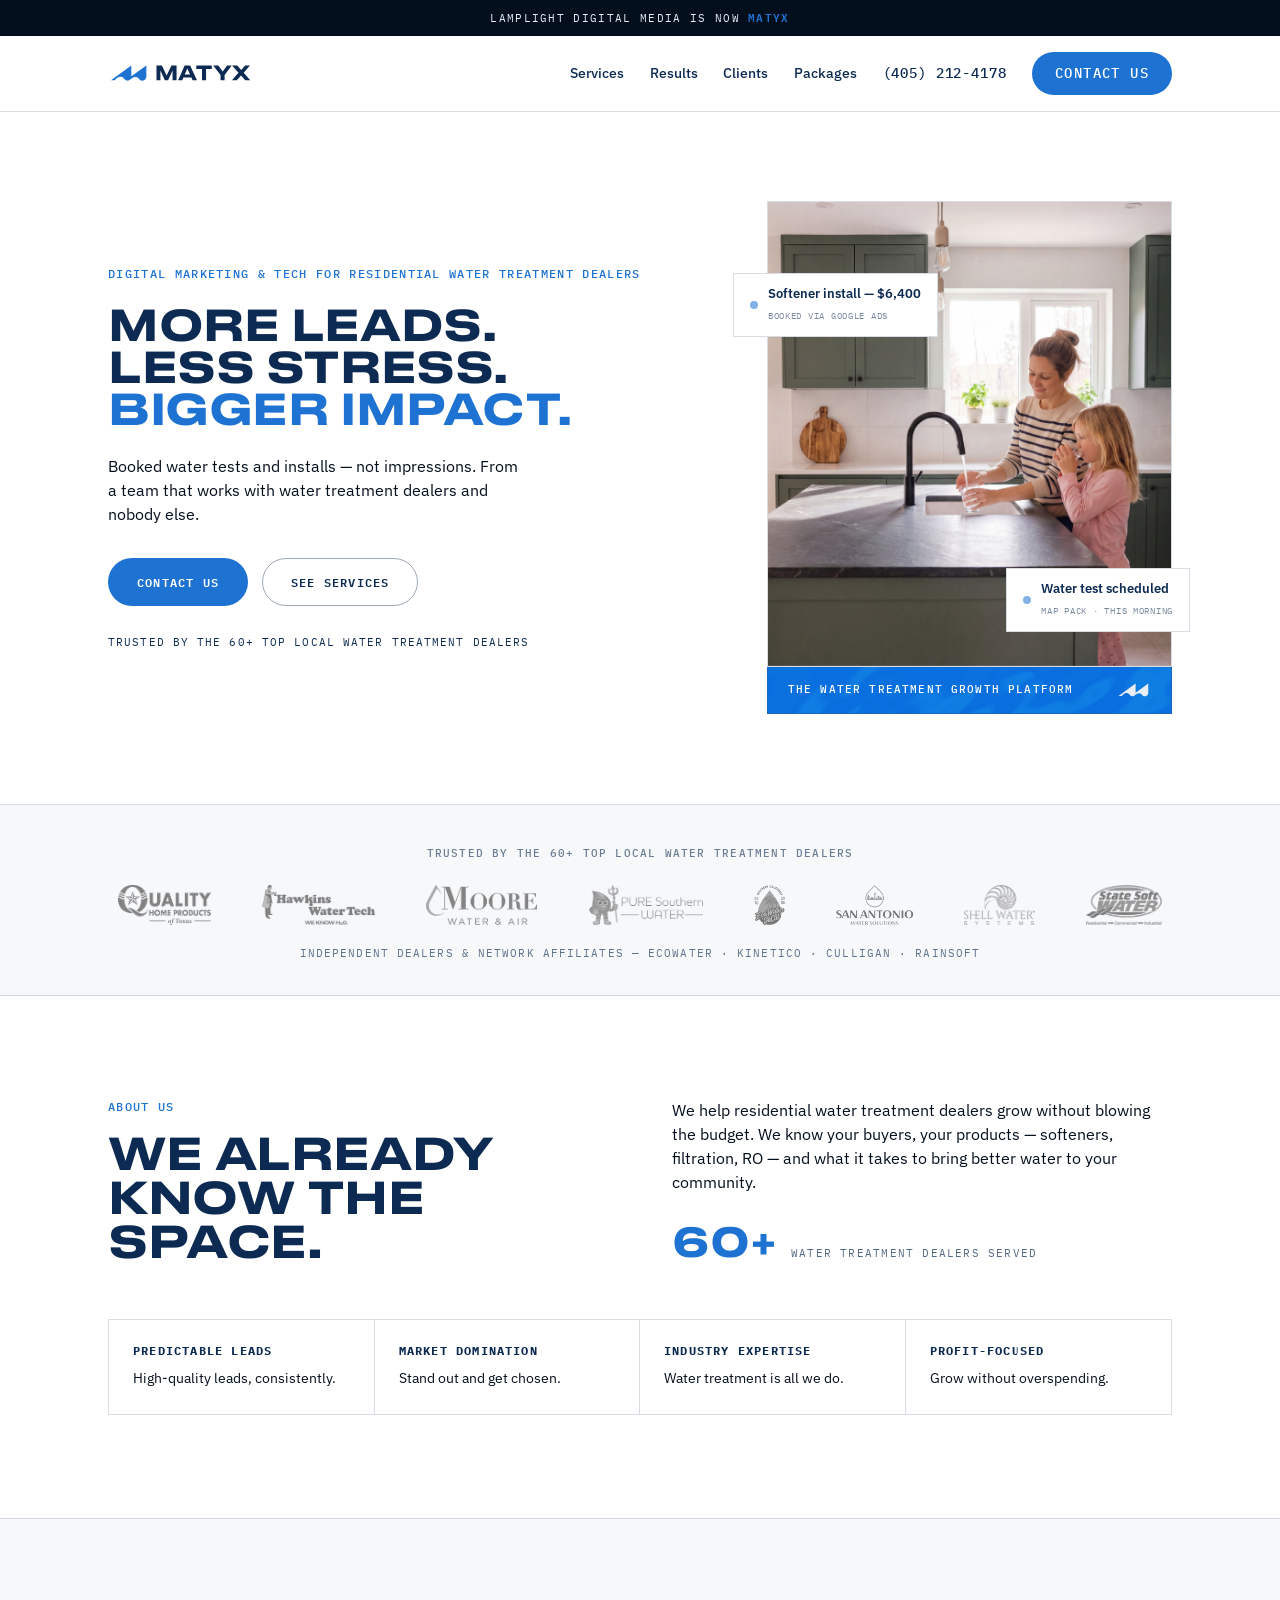
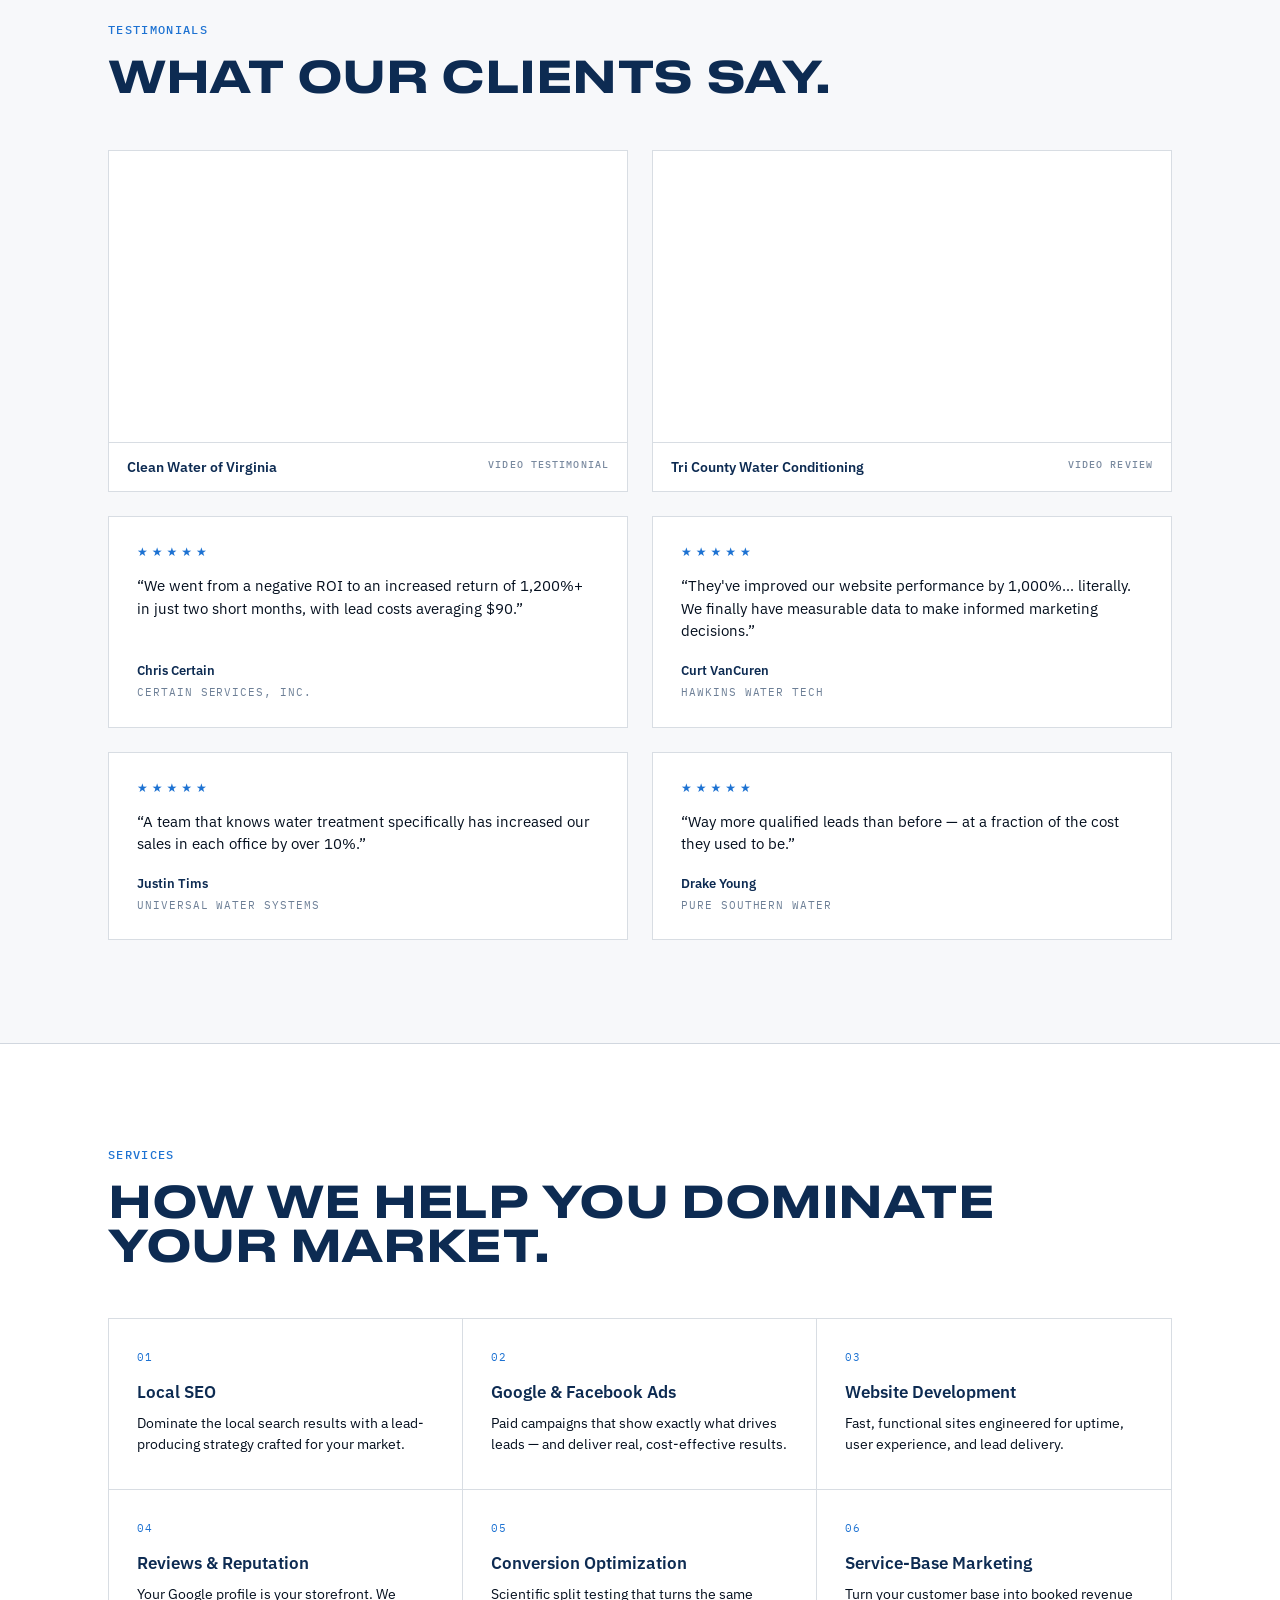
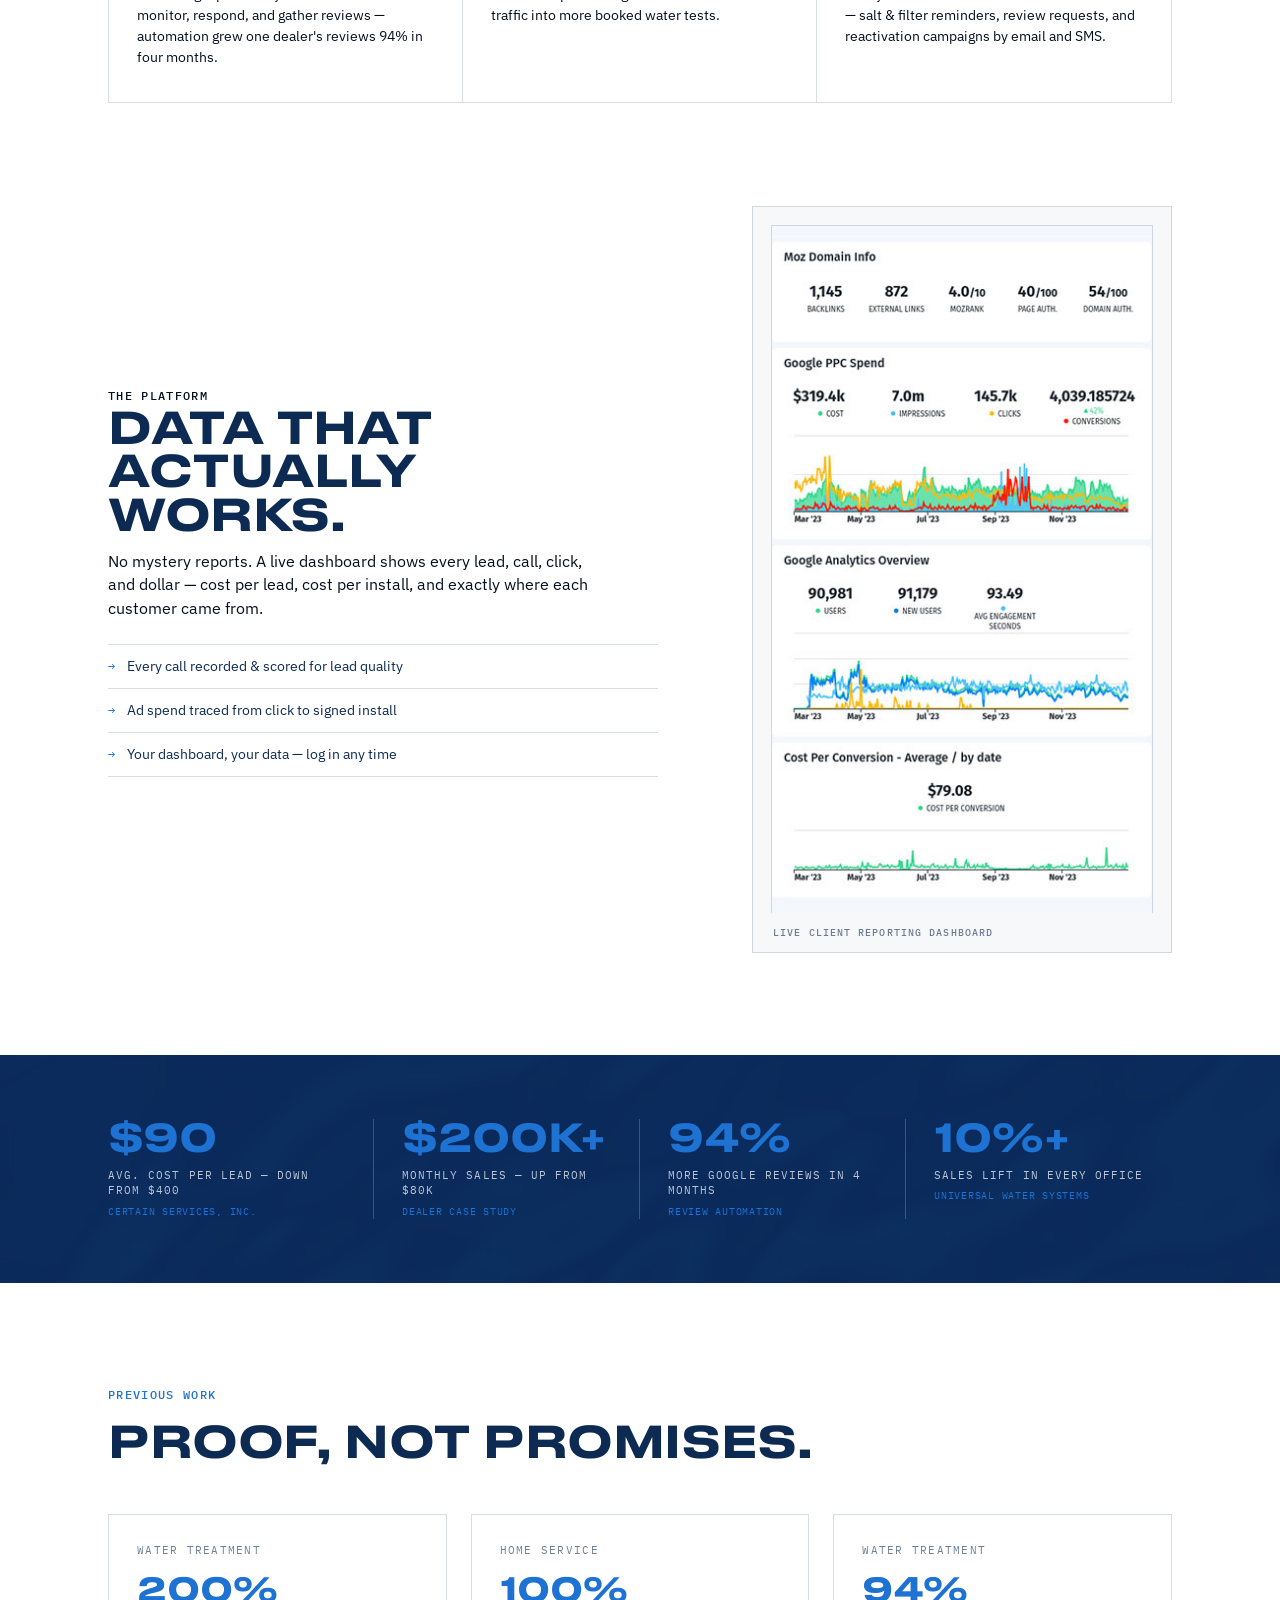
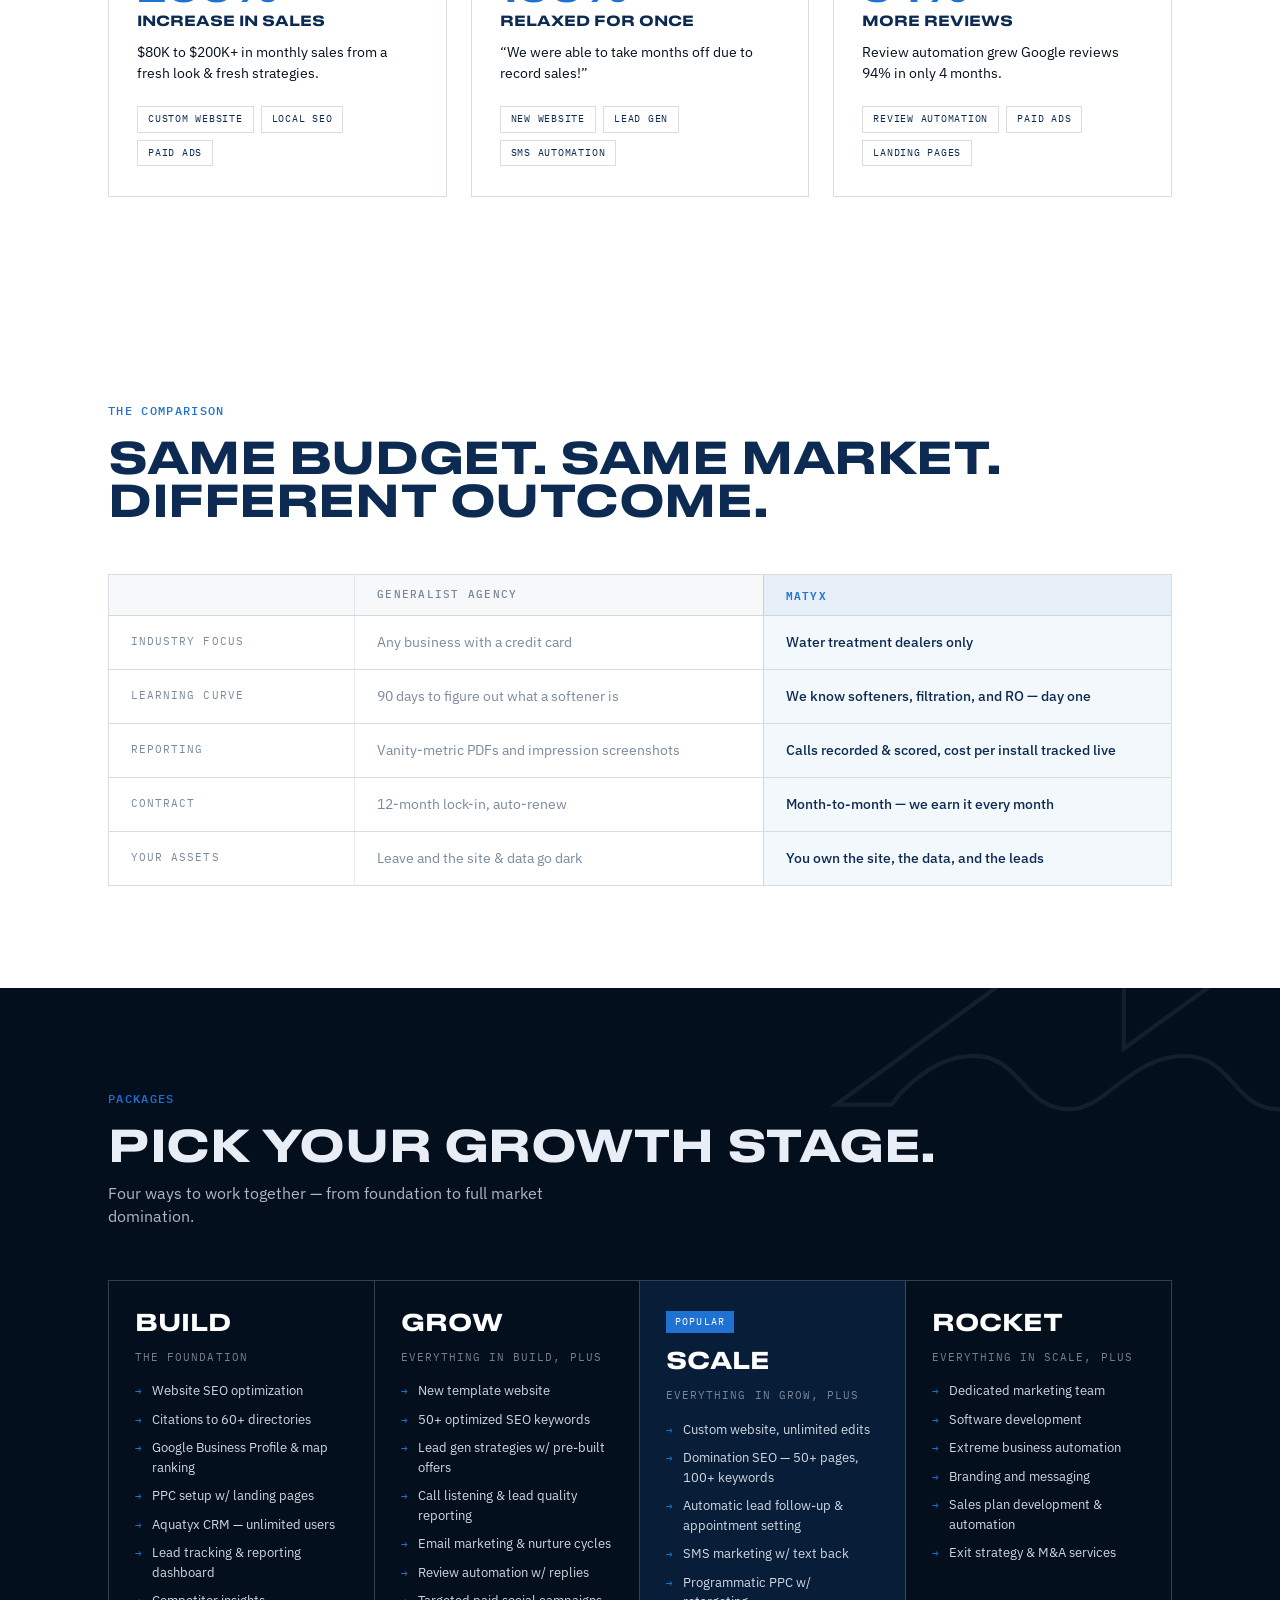
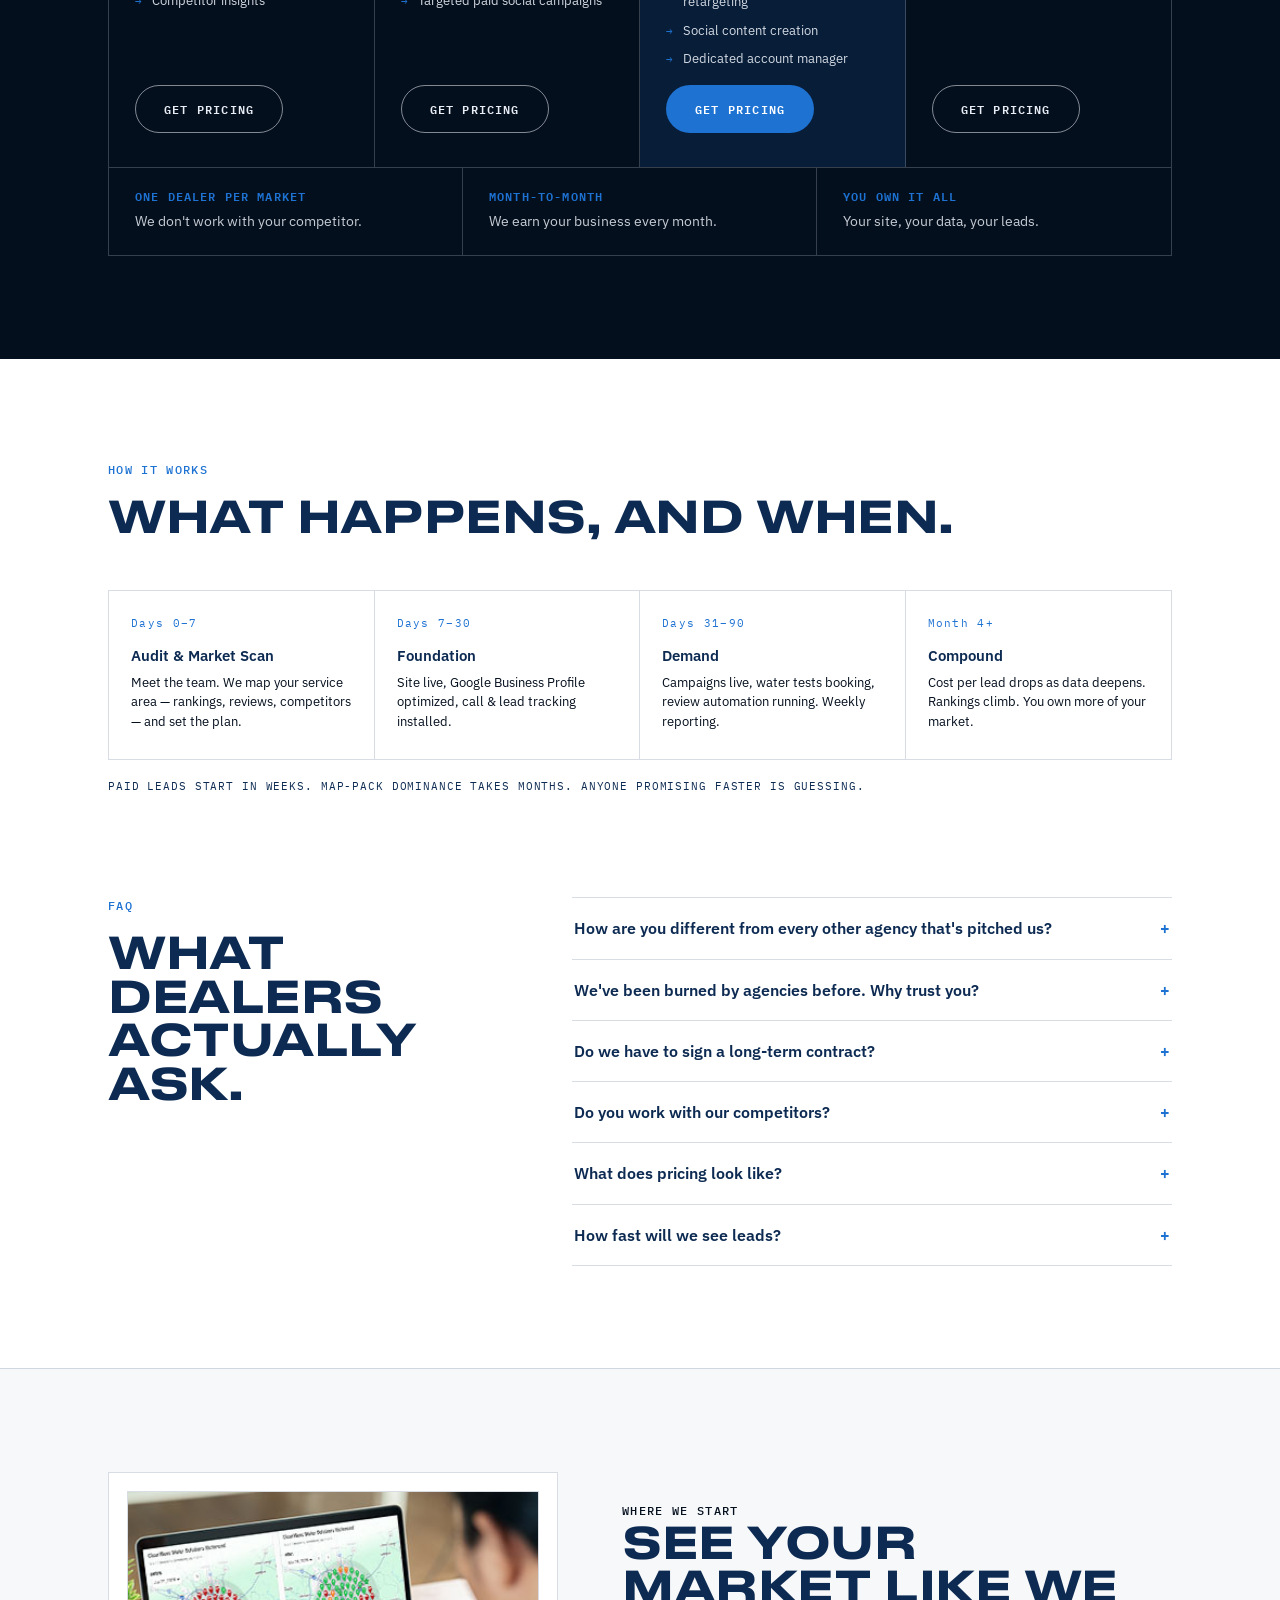
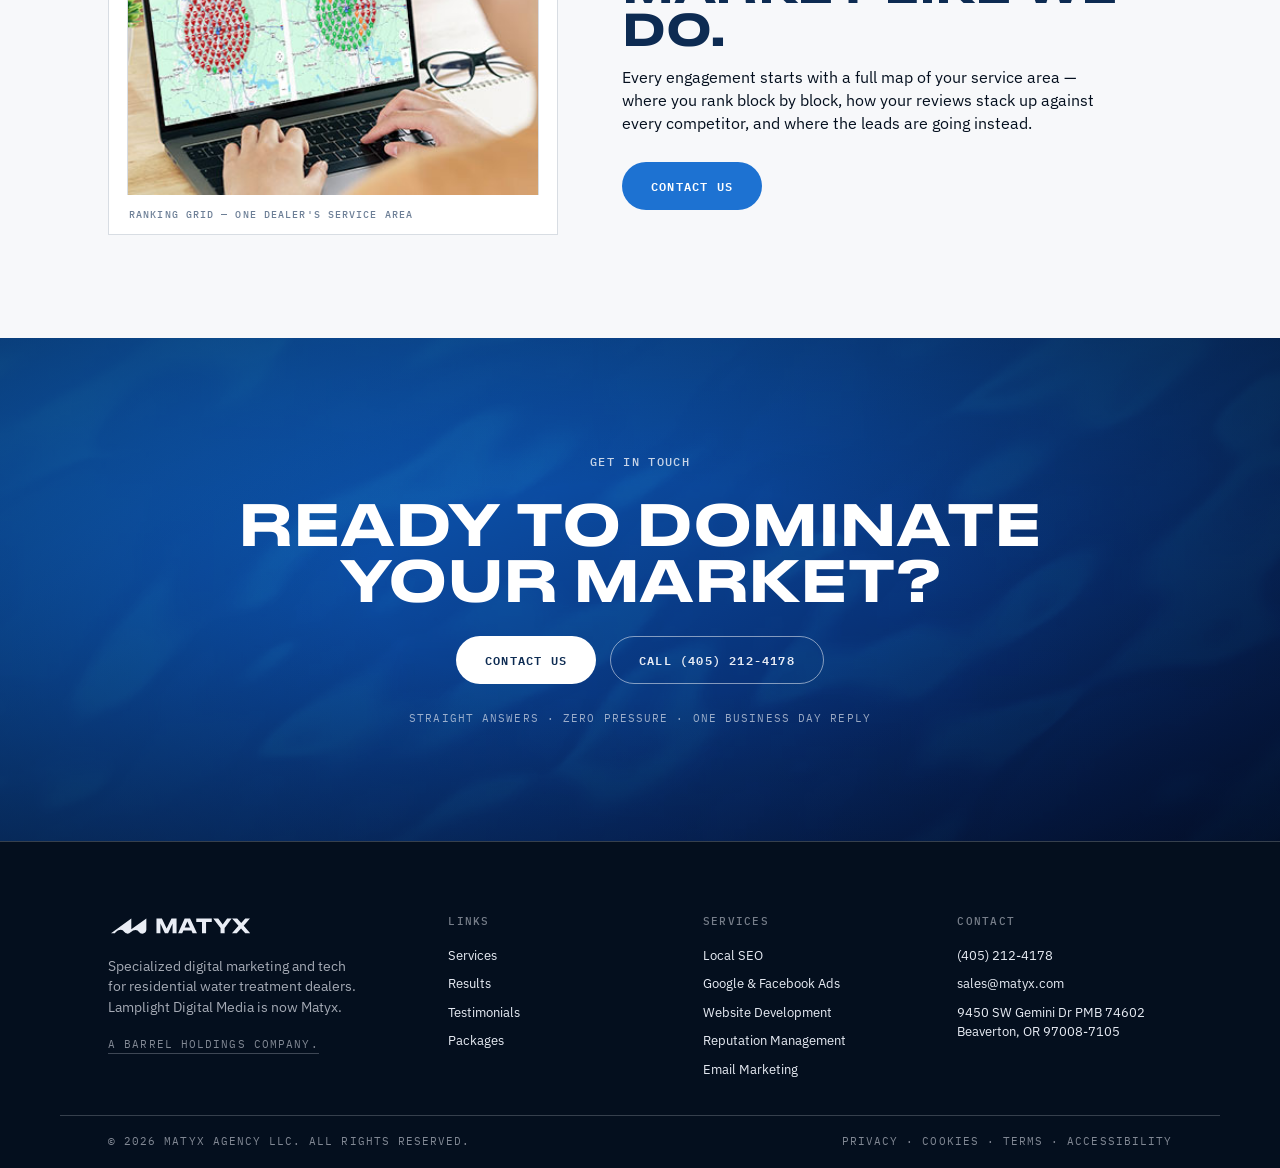
<file: index.html>
<!DOCTYPE html>
<html lang="en">
<head>
<meta charset="UTF-8">
<meta name="viewport" content="width=device-width, initial-scale=1.0">
<title>Matyx — Digital Marketing &amp; Tech for Water Treatment Dealers</title>
<meta name="description" content="Lamplight Digital Media is now Matyx. Specialized digital marketing and tech for residential water treatment dealers — more leads, less stress, bigger impact.">

<link rel="canonical" href="https://matyxdm.github.io/matyx-landing-page/">
<meta name="theme-color" content="#0D2B52">
<meta property="og:type" content="website">
<meta property="og:site_name" content="Matyx">
<meta property="og:title" content="Matyx — Digital Marketing &amp; Tech for Water Treatment Dealers">
<meta property="og:description" content="Lamplight Digital Media is now Matyx. Specialized digital marketing and tech for residential water treatment dealers — more leads, less stress, bigger impact.">
<meta property="og:url" content="https://matyxdm.github.io/matyx-landing-page/">
<meta property="og:image" content="https://matyxdm.github.io/matyx-landing-page/mom-daughter-green-island.jpg">
<meta name="twitter:card" content="summary_large_image">
<link rel="icon" type="image/svg+xml" href="icon.svg">
<link rel="preconnect" href="https://fonts.googleapis.com">
<link rel="preconnect" href="https://fonts.gstatic.com" crossorigin>
<link href="https://fonts.googleapis.com/css2?family=IBM+Plex+Sans:wght@400;500;600;700&family=IBM+Plex+Mono:wght@400;500;600&family=Archivo:wght@800&display=swap" rel="stylesheet">

<link rel="stylesheet" href="site.css">
<script type="application/ld+json">
{
  "@context": "https://schema.org",
  "@type": "ProfessionalService",
  "@id": "https://matyxdm.github.io/matyx-landing-page/#org",
  "name": "Matyx",
  "legalName": "Matyx Agency LLC",
  "alternateName": "Lamplight Digital Media",
  "description": "Specialized digital marketing and technology for residential water treatment dealers: local SEO, Google and Facebook ads, conversion websites, reputation management, and marketing automation.",
  "url": "https://matyxdm.github.io/matyx-landing-page/",
  "logo": "https://matyxdm.github.io/matyx-landing-page/logo-primary.svg",
  "image": "https://matyxdm.github.io/matyx-landing-page/mom-daughter-green-island.jpg",
  "telephone": "+1-405-212-4178",
  "email": "sales@matyx.com",
  "address": {
    "@type": "PostalAddress",
    "streetAddress": "9450 SW Gemini Dr PMB 74602",
    "addressLocality": "Beaverton",
    "addressRegion": "OR",
    "postalCode": "97008-7105",
    "addressCountry": "US"
  },
  "areaServed": "United States",
  "parentOrganization": { "@type": "Organization", "name": "Barrel Holdings", "url": "https://barrel-holdings.com" },
  "knowsAbout": ["water treatment marketing", "water softener lead generation", "local SEO for water treatment dealers", "Google Ads for home services", "review and reputation management"],
  "hasOfferCatalog": {
    "@type": "OfferCatalog",
    "name": "Services",
    "itemListElement": [
      { "@type": "Offer", "itemOffered": { "@type": "Service", "name": "Local SEO for water treatment dealers" } },
      { "@type": "Offer", "itemOffered": { "@type": "Service", "name": "Google & Facebook advertising" } },
      { "@type": "Offer", "itemOffered": { "@type": "Service", "name": "Website development" } },
      { "@type": "Offer", "itemOffered": { "@type": "Service", "name": "Reviews & reputation management" } },
      { "@type": "Offer", "itemOffered": { "@type": "Service", "name": "Conversion rate optimization" } },
      { "@type": "Offer", "itemOffered": { "@type": "Service", "name": "Email & SMS service-base marketing" } }
    ]
  }
}
</script>
<script type="application/ld+json">
{
  "@context": "https://schema.org",
  "@type": "FAQPage",
  "mainEntity": [
    {
      "@type": "Question",
      "name": "How is Matyx different from other marketing agencies?",
      "acceptedAnswer": {
        "@type": "Answer",
        "text": "Matyx only works with water treatment dealers. There is no learning curve on the products, buyers, or seasonality, and every decision is informed by campaign data from 60+ dealers."
      }
    },
    {
      "@type": "Question",
      "name": "Why trust Matyx if we've been burned by agencies before?",
      "acceptedAnswer": {
        "@type": "Answer",
        "text": "Everything is verifiable: calls are recorded and scored, every dollar is traced from click to install, and clients get a live dashboard they can check any time instead of a monthly PDF."
      }
    },
    {
      "@type": "Question",
      "name": "Do we have to sign a long-term contract?",
      "acceptedAnswer": {
        "@type": "Answer",
        "text": "No. Matyx works month-to-month and earns your business every month."
      }
    },
    {
      "@type": "Question",
      "name": "Does Matyx work with our competitors?",
      "acceptedAnswer": {
        "@type": "Answer",
        "text": "One dealer per market. If Matyx works with you, it does not take your competitor's call."
      }
    },
    {
      "@type": "Question",
      "name": "What does pricing look like?",
      "acceptedAnswer": {
        "@type": "Answer",
        "text": "Four packages \u2014 Build, Grow, Scale, and Rocket \u2014 sized to where your dealership is today. Request pricing and Matyx will recommend the one that actually fits."
      }
    },
    {
      "@type": "Question",
      "name": "How fast will we see leads?",
      "acceptedAnswer": {
        "@type": "Answer",
        "text": "Paid campaigns typically produce booked appointments within the first few weeks. Organic rankings and map-pack dominance build over months, with the trajectory visible in your dashboard."
      }
    }
  ]
}
</script>
</head>
<body>

<!-- ================= ANNOUNCEMENT ================= -->
<div class="announce">Lamplight Digital Media is now <em>Matyx</em></div>

<!-- ================= NAV ================= -->
<header class="nav">
  <input type="checkbox" id="navToggle" class="nav-toggle">
  <div class="nav-inner">
    <a class="nav-logo" href="#top" aria-label="Matyx home">
      <img src="logo-primary.svg" alt="Matyx">
    </a>
    <nav class="nav-links" aria-label="Primary">
      <a href="#services">Services</a>
      <a href="#work">Results</a>
      <a href="#testimonials">Clients</a>
      <a href="#packages">Packages</a>
      <a class="nav-phone" href="tel:+14052124178">(405) 212-4178</a>
      <a class="btn btn-blue" href="contact.html">Contact Us</a>
    </nav>
    <label for="navToggle" class="nav-burger" aria-label="Toggle menu"><span></span><span></span><span></span></label>
  </div>
  <nav class="nav-menu" aria-label="Mobile">
    <a href="#services">Services</a>
    <a href="#work">Results</a>
    <a href="#testimonials">Clients</a>
    <a href="#packages">Packages</a>
    <a href="contact.html">Contact</a>
    <a href="tel:+14052124178">Call (405) 212-4178</a>
  </nav>
</header>

<!-- ================= HERO ================= -->
<section class="hero" id="top">
  <div class="wrap hero-grid">
    <div class="hero-copy">
      <span class="eyebrow rv">Digital Marketing &amp; Tech for Residential Water Treatment Dealers</span>
      <h1 class="display hero-h1">
        <span class="rv">More leads.</span>
        <span class="rv rv-d1">Less stress.</span>
        <span class="rv rv-d2 accent">Bigger impact.</span>
      </h1>
      <p class="hero-sub rv rv-d2">Booked water tests and installs — not impressions. From a team that works with water treatment dealers and nobody else.</p>
      <div class="hero-actions rv rv-d3">
        <a class="btn btn-blue" href="contact.html">Contact Us</a>
        <a class="btn btn-outline-navy" href="#services">See Services</a>
      </div>
      <p class="hero-trust rv rv-d3">Trusted by the 60+ top local water treatment dealers</p>
    </div>
    <div class="hero-media rv rv-d1">
      <div class="photo">
        <img src="mom-daughter-green-island.jpg" alt="A mother and daughter share a glass of water at their kitchen island" fetchpriority="high">
      </div>
      <!-- VET: illustrative lead-notification vignettes — representative job types/values, not specific client claims -->
      <div class="toast toast-1" aria-hidden="true">
        <span class="t-dot"></span>
        <div><strong>Softener install — $6,400</strong><span>Booked via Google Ads</span></div>
      </div>
      <div class="toast toast-2" aria-hidden="true">
        <span class="t-dot"></span>
        <div><strong>Water test scheduled</strong><span>Map Pack &middot; this morning</span></div>
      </div>
      <div class="plate">
        <span class="eyebrow">The Water Treatment Growth Platform</span>
        <img src="icon-ice.svg" alt="" aria-hidden="true">
      </div>
    </div>
  </div>
</section>

<!-- ================= CLIENT LOGOS ================= -->
<section class="clients" aria-label="Clients">
  <div class="wrap clients-inner">
    <div class="clients-label"><span class="eyebrow">Trusted by the 60+ top local water treatment dealers</span></div>
    <div class="logo-row">
      <img src="quality.png" alt="Quality Home Products of Texas">
      <img src="hawk.png" alt="Hawkins Water Tech">
      <img src="moore.png" alt="Moore Water &amp; Air">
      <img src="pure-southern.png" alt="Pure Southern Water">
      <img src="ecosocal.png" alt="EcoWater Southern California">
      <img src="san.png" alt="San Antonio Water Solutions">
      <img src="shell.png" alt="Shell Water Systems">
      <img src="state.png" alt="State Soft Water">
    </div>
    <!-- VET: confirm client roster supports naming these dealer networks -->
    <p class="clients-networks">Independent dealers &amp; network affiliates — EcoWater &middot; Kinetico &middot; Culligan &middot; RainSoft</p>
  </div>
</section>

<!-- ================= ABOUT ================= -->
<section class="section" id="about">
  <div class="wrap">
    <div class="about-grid">
      <div class="section-head" style="margin-bottom:0">
        <span class="eyebrow rv">About us</span>
        <h2 class="display rv rv-d1">We already know the space.</h2>
      </div>
      <div class="about-right rv rv-d2">
        <p>We help residential water treatment dealers grow without blowing the budget. We know your buyers, your products — softeners, filtration, RO — and what it takes to bring better water to your community.</p>
        <div class="stat">
          <span class="num">60+</span>
          <span class="lbl">Water treatment dealers served</span>
        </div>
      </div>
    </div>
    <div class="pillar-row frame rv rv-d2">
      <div class="cell"><h3>Predictable Leads</h3><p>High-quality leads, consistently.</p></div>
      <div class="cell"><h3>Market Domination</h3><p>Stand out and get chosen.</p></div>
      <div class="cell"><h3>Industry Expertise</h3><p>Water treatment is all we do.</p></div>
      <div class="cell"><h3>Profit-Focused</h3><p>Grow without overspending.</p></div>
    </div>
  </div>
</section>

<!-- ================= TESTIMONIALS ================= -->
<section class="testi-section section" id="testimonials">
  <div class="wrap">
    <div class="section-head">
      <span class="eyebrow rv">Testimonials</span>
      <h2 class="display rv rv-d1">What our clients say.</h2>
    </div>
    <div class="video-grid rv rv-d1">
      <figure class="video-card">
        <div class="embed">
          <iframe src="https://www.youtube-nocookie.com/embed/NvCfTpfBpXk" title="Clean Water of Virginia testimonial" loading="lazy" allow="accelerometer; autoplay; clipboard-write; encrypted-media; gyroscope; picture-in-picture" allowfullscreen></iframe>
        </div>
        <figcaption class="cap">
          <span class="who">Clean Water of Virginia</span>
          <span class="eyebrow">Video testimonial</span>
        </figcaption>
      </figure>
      <figure class="video-card">
        <div class="embed">
          <iframe src="https://www.youtube-nocookie.com/embed/fwCjigZ-be4" title="Tri County Water Conditioning review" loading="lazy" allow="accelerometer; autoplay; clipboard-write; encrypted-media; gyroscope; picture-in-picture" allowfullscreen></iframe>
        </div>
        <figcaption class="cap">
          <span class="who">Tri County Water Conditioning</span>
          <span class="eyebrow">Video review</span>
        </figcaption>
      </figure>
    </div>
    <div class="quote-grid">
      <figure class="quote-card rv">
        <span class="stars" aria-label="5 stars">★★★★★</span>
        <blockquote>&ldquo;We went from a negative ROI to an increased return of 1,200%+ in just two short months, with lead costs averaging $90.&rdquo;</blockquote>
        <figcaption><p class="who">Chris Certain</p><p class="co">Certain Services, Inc.</p></figcaption>
      </figure>
      <figure class="quote-card rv rv-d1">
        <span class="stars" aria-label="5 stars">★★★★★</span>
        <blockquote>&ldquo;They've improved our website performance by 1,000%&hellip; literally. We finally have measurable data to make informed marketing decisions.&rdquo;</blockquote>
        <figcaption><p class="who">Curt VanCuren</p><p class="co">Hawkins Water Tech</p></figcaption>
      </figure>
      <figure class="quote-card rv rv-d2">
        <span class="stars" aria-label="5 stars">★★★★★</span>
        <blockquote>&ldquo;A team that knows water treatment specifically has increased our sales in each office by over 10%.&rdquo;</blockquote>
        <figcaption><p class="who">Justin Tims</p><p class="co">Universal Water Systems</p></figcaption>
      </figure>
      <figure class="quote-card rv rv-d3">
        <span class="stars" aria-label="5 stars">★★★★★</span>
        <blockquote>&ldquo;Way more qualified leads than before — at a fraction of the cost they used to be.&rdquo;</blockquote>
        <figcaption><p class="who">Drake Young</p><p class="co">Pure Southern Water</p></figcaption>
      </figure>
    </div>
  </div>
</section>

<!-- ================= SERVICES ================= -->
<section class="section" id="services">
  <div class="wrap">
    <div class="section-head">
      <span class="eyebrow rv">Services</span>
      <h2 class="display rv rv-d1">How we help you dominate your market.</h2>
    </div>
    <div class="services-grid frame rv rv-d2">
      <article class="service">
        <span class="num">01</span>
        <h3>Local SEO</h3>
        <p>Dominate the local search results with a lead-producing strategy crafted for your market.</p>
      </article>
      <article class="service">
        <span class="num">02</span>
        <h3>Google &amp; Facebook Ads</h3>
        <p>Paid campaigns that show exactly what drives leads — and deliver real, cost-effective results.</p>
      </article>
      <article class="service">
        <span class="num">03</span>
        <h3>Website Development</h3>
        <p>Fast, functional sites engineered for uptime, user experience, and lead delivery.</p>
      </article>
      <article class="service">
        <span class="num">04</span>
        <h3>Reviews &amp; Reputation</h3>
        <p>Your Google profile is your storefront. We monitor, respond, and gather reviews — automation grew one dealer's reviews 94% in four months.</p>
      </article>
      <article class="service">
        <span class="num">05</span>
        <h3>Conversion Optimization</h3>
        <p>Scientific split testing that turns the same traffic into more booked water tests.</p>
      </article>
      <article class="service">
        <span class="num">06</span>
        <h3>Service-Base Marketing</h3>
        <p>Turn your customer base into booked revenue — salt &amp; filter reminders, review requests, and reactivation campaigns by email and SMS.</p>
      </article>
    </div>
  </div>
</section>

<!-- ================= DATA / DASHBOARD ================= -->
<section class="section data-section" id="data" style="padding-top:0">
  <div class="wrap data-grid">
    <div class="data-copy">
      <span class="eyebrow rv">The platform</span>
      <h2 class="display rv rv-d1">Data that actually works.</h2>
      <p class="rv rv-d2">No mystery reports. A live dashboard shows every lead, call, click, and dollar — cost per lead, cost per install, and exactly where each customer came from.</p>
      <ul class="data-points rv rv-d2">
        <li>Every call recorded &amp; scored for lead quality</li>
        <li>Ad spend traced from click to signed install</li>
        <li>Your dashboard, your data — log in any time</li>
      </ul>
    </div>
    <figure class="data-shot rv rv-d1">
      <img src="dash-1.jpg" alt="Live reporting dashboard: PPC spend, analytics, and cost per conversion" loading="lazy">
      <figcaption class="eyebrow">Live client reporting dashboard</figcaption>
    </figure>
  </div>
</section>

<!-- ================= METRICS ================= -->
<!-- Stats sourced from client testimonials & case studies on this page -->
<section class="metrics-band" aria-label="Results">
  <div class="wrap metrics-grid">
    <div class="metric rv"><p class="num"><em>$90</em></p><p class="lbl">Avg. cost per lead — down from $400</p><p class="src">Certain Services, Inc.</p></div>
    <div class="metric rv rv-d1"><p class="num"><em>$200K+</em></p><p class="lbl">Monthly sales — up from $80K</p><p class="src">Dealer case study</p></div>
    <div class="metric rv rv-d2"><p class="num"><em>94%</em></p><p class="lbl">More Google reviews in 4 months</p><p class="src">Review automation</p></div>
    <div class="metric rv rv-d3"><p class="num"><em>10%+</em></p><p class="lbl">Sales lift in every office</p><p class="src">Universal Water Systems</p></div>
  </div>
</section>

<!-- ================= WORK ================= -->
<section class="section" id="work">
  <div class="wrap">
    <div class="section-head">
      <span class="eyebrow rv">Previous work</span>
      <h2 class="display rv rv-d1">Proof, not promises.</h2>
    </div>
    <div class="work-grid">
      <article class="case rv">
        <span class="tag">Water Treatment</span>
        <p class="result">200% <small>Increase in sales</small></p>
        <p>$80K to $200K+ in monthly sales from a fresh look &amp; fresh strategies.</p>
        <ul><li>Custom website</li><li>Local SEO</li><li>Paid ads</li></ul>
      </article>
      <article class="case rv rv-d1">
        <span class="tag">Home Service</span>
        <p class="result">100% <small>Relaxed for once</small></p>
        <p>&ldquo;We were able to take months off due to record sales!&rdquo;</p>
        <ul><li>New website</li><li>Lead gen</li><li>SMS automation</li></ul>
      </article>
      <article class="case rv rv-d2">
        <span class="tag">Water Treatment</span>
        <p class="result">94% <small>More reviews</small></p>
        <p>Review automation grew Google reviews 94% in only 4 months.</p>
        <ul><li>Review automation</li><li>Paid ads</li><li>Landing pages</li></ul>
      </article>
    </div>
  </div>
</section>

<!-- ================= COMPARISON ================= -->
<section class="section compare-section" id="compare">
  <div class="wrap">
    <div class="section-head">
      <span class="eyebrow rv">The comparison</span>
      <h2 class="display rv rv-d1">Same budget. Same market. Different outcome.</h2>
    </div>
    <div class="compare-table frame rv rv-d2">
      <div class="compare-row compare-head-row">
        <div class="c-label"></div>
        <div class="c-them">Generalist agency</div>
        <div class="c-us">Matyx</div>
      </div>
      <div class="compare-row">
        <div class="c-label">Industry focus</div>
        <div class="c-them">Any business with a credit card</div>
        <div class="c-us">Water treatment dealers only</div>
      </div>
      <div class="compare-row">
        <div class="c-label">Learning curve</div>
        <div class="c-them">90 days to figure out what a softener is</div>
        <div class="c-us">We know softeners, filtration, and RO — day one</div>
      </div>
      <div class="compare-row">
        <div class="c-label">Reporting</div>
        <div class="c-them">Vanity-metric PDFs and impression screenshots</div>
        <div class="c-us">Calls recorded &amp; scored, cost per install tracked live</div>
      </div>
      <!-- VET: contract terms + asset ownership claims below -->
      <div class="compare-row">
        <div class="c-label">Contract</div>
        <div class="c-them">12-month lock-in, auto-renew</div>
        <div class="c-us">Month-to-month — we earn it every month</div>
      </div>
      <div class="compare-row">
        <div class="c-label">Your assets</div>
        <div class="c-them">Leave and the site &amp; data go dark</div>
        <div class="c-us">You own the site, the data, and the leads</div>
      </div>
    </div>
  </div>
</section>

<!-- ================= PACKAGES ================= -->
<section class="packages-section section" id="packages">
  <svg class="packages-watermark" viewBox="0 0 140 72" aria-hidden="true">
    <path d="M129.119 10L78.4253 46.7458V10L10 60.0673H23.2023C23.2023 60.0673 31.368 48.4744 42.7524 48.4744C54.1367 48.4744 54.2857 61.17 65.6701 61.17C74.1637 61.17 80.0645 48.5042 92.7303 48.5042C104.591 48.5042 104.264 61.1998 115.648 61.1998H115.916C123.069 61.0806 129.059 55.2096 129.119 48.0869V10Z"/>
  </svg>
  <div class="wrap">
    <div class="section-head">
      <span class="eyebrow rv" style="color:var(--matyx-blue)">Packages</span>
      <h2 class="display rv rv-d1">Pick your growth stage.</h2>
      <p class="sub rv rv-d2">Four ways to work together — from foundation to full market domination.</p>
    </div>
    <div class="packages-grid rv rv-d2">
      <article class="pack">
        <h3 class="pack-name">Build</h3>
        <p class="pack-base">The foundation</p>
        <ul>
          <li>Website SEO optimization</li>
          <li>Citations to 60+ directories</li>
          <li>Google Business Profile &amp; map ranking</li>
          <li>PPC setup w/ landing pages</li>
          <li>Aquatyx CRM — unlimited users</li>
          <li>Lead tracking &amp; reporting dashboard</li>
          <li>Competitor insights</li>
        </ul>
        <a class="btn btn-outline-ice" href="contact.html">Get Pricing</a>
      </article>
      <article class="pack">
        <h3 class="pack-name">Grow</h3>
        <p class="pack-base">Everything in Build, plus</p>
        <ul>
          <li>New template website</li>
          <li>50+ optimized SEO keywords</li>
          <li>Lead gen strategies w/ pre-built offers</li>
          <li>Call listening &amp; lead quality reporting</li>
          <li>Email marketing &amp; nurture cycles</li>
          <li>Review automation w/ replies</li>
          <li>Targeted paid social campaigns</li>
        </ul>
        <a class="btn btn-outline-ice" href="contact.html">Get Pricing</a>
      </article>
      <article class="pack popular">
        <span class="pack-tag">Popular</span>
        <h3 class="pack-name">Scale</h3>
        <p class="pack-base">Everything in Grow, plus</p>
        <ul>
          <li>Custom website, unlimited edits</li>
          <li>Domination SEO — 50+ pages, 100+ keywords</li>
          <li>Automatic lead follow-up &amp; appointment setting</li>
          <li>SMS marketing w/ text back</li>
          <li>Programmatic PPC w/ retargeting</li>
          <li>Social content creation</li>
          <li>Dedicated account manager</li>
        </ul>
        <a class="btn btn-blue" href="contact.html">Get Pricing</a>
      </article>
      <article class="pack">
        <h3 class="pack-name">Rocket</h3>
        <p class="pack-base">Everything in Scale, plus</p>
        <ul>
          <li>Dedicated marketing team</li>
          <li>Software development</li>
          <li>Extreme business automation</li>
          <li>Branding and messaging</li>
          <li>Sales plan development &amp; automation</li>
          <li>Exit strategy &amp; M&amp;A services</li>
        </ul>
        <a class="btn btn-outline-ice" href="contact.html">Get Pricing</a>
      </article>
    </div>
    <!-- VET: confirm territory exclusivity, month-to-month terms, and asset ownership before launch -->
    <div class="trust-row rv">
      <div class="trust-cell">
        <h3>One dealer per market</h3>
        <p>We don't work with your competitor.</p>
      </div>
      <div class="trust-cell">
        <h3>Month-to-month</h3>
        <p>We earn your business every month.</p>
      </div>
      <div class="trust-cell">
        <h3>You own it all</h3>
        <p>Your site, your data, your leads.</p>
      </div>
    </div>
  </div>
</section>

<!-- ================= PROCESS ================= -->
<section class="section" id="process">
  <div class="wrap">
    <div class="section-head">
      <span class="eyebrow rv">How it works</span>
      <h2 class="display rv rv-d1">What happens, and when.</h2>
    </div>
    <!-- VET: timeline phase claims — confirm typical delivery pace with the team -->
    <div class="process-grid frame rv rv-d2">
      <article class="step">
        <span class="step-num">Days 0&ndash;7</span>
        <h3>Audit &amp; Market Scan</h3>
        <p>Meet the team. We map your service area — rankings, reviews, competitors — and set the plan.</p>
      </article>
      <article class="step">
        <span class="step-num">Days 7&ndash;30</span>
        <h3>Foundation</h3>
        <p>Site live, Google Business Profile optimized, call &amp; lead tracking installed.</p>
      </article>
      <article class="step">
        <span class="step-num">Days 31&ndash;90</span>
        <h3>Demand</h3>
        <p>Campaigns live, water tests booking, review automation running. Weekly reporting.</p>
      </article>
      <article class="step">
        <span class="step-num">Month 4+</span>
        <h3>Compound</h3>
        <p>Cost per lead drops as data deepens. Rankings climb. You own more of your market.</p>
      </article>
    </div>
    <p class="process-note rv rv-d2">Paid leads start in weeks. Map-pack dominance takes months. Anyone promising faster is guessing.</p>
  </div>
</section>

<!-- ================= FAQ ================= -->
<section class="section faq-section" id="faq" style="padding-top:0">
  <div class="wrap faq-grid">
    <div class="section-head" style="margin-bottom:0">
      <span class="eyebrow rv">FAQ</span>
      <h2 class="display rv rv-d1">What dealers actually ask.</h2>
    </div>
    <div class="faq-list rv rv-d1">
      <details class="faq">
        <summary>How are you different from every other agency that's pitched us?</summary>
        <p>We only work with water treatment dealers. No learning curve on your products, your buyers, or your seasonality — and 60+ dealers' worth of campaign data behind every decision we make.</p>
      </details>
      <details class="faq">
        <summary>We've been burned by agencies before. Why trust you?</summary>
        <p>Most of our clients came to us burned. That's why everything is verifiable: calls recorded and scored, every dollar traced from click to install, and a live dashboard you can check any time — not a monthly PDF.</p>
      </details>
      <!-- VET: contract terms -->
      <details class="faq">
        <summary>Do we have to sign a long-term contract?</summary>
        <p>No. We work month-to-month and earn your business every month.</p>
      </details>
      <!-- VET: territory exclusivity policy -->
      <details class="faq">
        <summary>Do you work with our competitors?</summary>
        <p>One dealer per market. If we work with you, we don't take your competitor's call.</p>
      </details>
      <details class="faq">
        <summary>What does pricing look like?</summary>
        <p>Four packages — Build, Grow, Scale, and Rocket — sized to where your dealership is today. Request pricing and we'll tell you which one actually fits, even if it's the cheapest one.</p>
      </details>
      <details class="faq">
        <summary>How fast will we see leads?</summary>
        <p>Paid campaigns typically produce booked appointments within the first few weeks. Organic rankings and map-pack dominance build over months — we'll show you the trajectory in your dashboard, not promise magic.</p>
      </details>
    </div>
  </div>
</section>

<!-- ================= MARKET SCAN ================= -->
<section class="scan-section section" id="scan">
  <div class="wrap scan-grid">
    <figure class="scan-shot rv">
      <img src="dash-2.jpg" alt="Local ranking grid scan showing map positions across a service area" loading="lazy">
      <figcaption class="eyebrow">Ranking grid — one dealer's service area</figcaption>
    </figure>
    <div class="scan-copy">
      <span class="eyebrow rv">Where we start</span>
      <h2 class="display rv rv-d1">See your market like we do.</h2>
      <p class="rv rv-d2">Every engagement starts with a full map of your service area — where you rank block by block, how your reviews stack up against every competitor, and where the leads are going instead.</p>
      <div class="rv rv-d3" style="margin-top:26px">
        <a class="btn btn-blue" href="contact.html">Contact Us</a>
      </div>
    </div>
  </div>
</section>

<!-- ================= CTA ================= -->
<section class="cta" id="contact">
  <div class="wrap cta-inner">
    <span class="eyebrow rv">Get in touch</span>
    <h2 class="display cta-h2 rv rv-d1">Ready to dominate your market?</h2>
    <div class="cta-actions rv rv-d2">
      <a class="btn btn-white" href="contact.html">Contact Us</a>
      <a class="btn btn-outline-ice" href="tel:+14052124178">Call (405) 212-4178</a>
    </div>
    <p class="cta-note rv rv-d3">Straight answers &middot; zero pressure &middot; one business day reply</p>
  </div>
</section>

<!-- ================= FOOTER ================= -->
<footer class="footer">
  <div class="wrap footer-inner">
    <div class="footer-brand">
      <img src="logo-ice.svg" alt="Matyx">
      <p>Specialized digital marketing and tech for residential water treatment dealers. Lamplight Digital Media is now Matyx.</p>
      <p class="footer-holdco"><a href="https://barrel-holdings.com" target="_blank" rel="noopener">A Barrel Holdings company.</a></p>
    </div>
    <div>
      <h4>Links</h4>
      <ul>
        <li><a href="#services">Services</a></li>
        <li><a href="#work">Results</a></li>
        <li><a href="#testimonials">Testimonials</a></li>
        <li><a href="#packages">Packages</a></li>
      </ul>
    </div>
    <div>
      <h4>Services</h4>
      <ul>
        <li><a href="#services">Local SEO</a></li>
        <li><a href="#services">Google &amp; Facebook Ads</a></li>
        <li><a href="#services">Website Development</a></li>
        <li><a href="#services">Reputation Management</a></li>
        <li><a href="#services">Email Marketing</a></li>
      </ul>
    </div>
    <div>
      <h4>Contact</h4>
      <ul>
        <li><a href="tel:+14052124178">(405) 212-4178</a></li>
        <li><a href="mailto:sales@matyx.com">sales@matyx.com</a></li>
        <li>9450 SW Gemini Dr PMB 74602<br>Beaverton, OR 97008-7105</li>
      </ul>
    </div>
  </div>
  <div class="wrap footer-bottom">
    <span>© 2026 Matyx Agency LLC. All rights reserved.</span>
    <span><a href="privacy.html">Privacy</a> &middot; <a href="cookies.html">Cookies</a> &middot; <a href="terms.html">Terms</a> &middot; <a href="accessibility.html">Accessibility</a></span>
  </div>
</footer>

<!-- Sticky click-to-call bar (mobile only) -->
<a class="call-bar" href="tel:+14052124178">Call (405) 212-4178</a>

<script>
// Reveal on scroll
(function () {
  var els = document.querySelectorAll(".rv");
  if (!("IntersectionObserver" in window)) {
    els.forEach(function (el) { el.classList.add("in"); });
    return;
  }
  var io = new IntersectionObserver(function (entries) {
    entries.forEach(function (e) {
      if (e.isIntersecting) { e.target.classList.add("in"); io.unobserve(e.target); }
    });
  }, { threshold: 0.12, rootMargin: "0px 0px -40px 0px" });
  els.forEach(function (el) { io.observe(el); });
})();
</script>
</body>
</html>
</file>
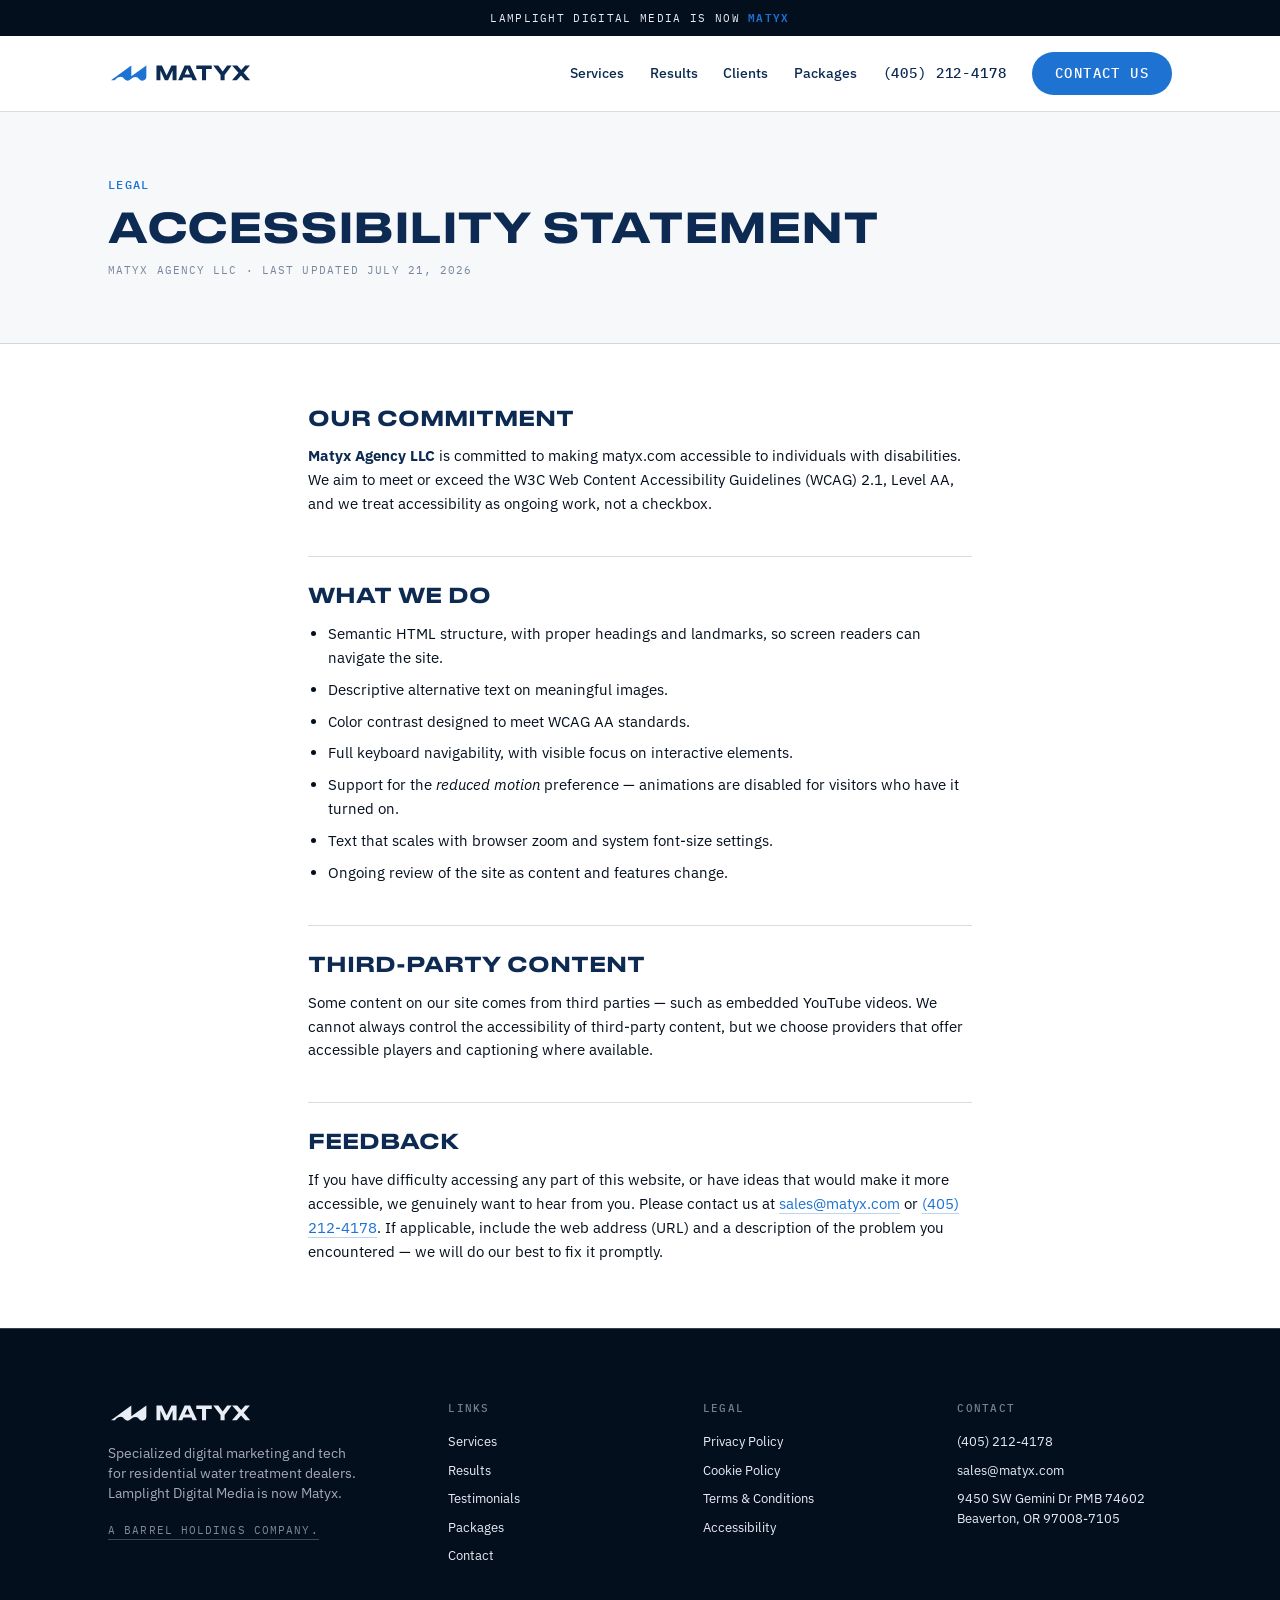
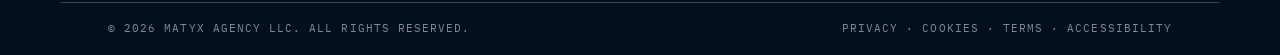
<file: accessibility.html>
<!DOCTYPE html>
<html lang="en">
<head>
<meta charset="UTF-8">
<meta name="viewport" content="width=device-width, initial-scale=1.0">
<title>Accessibility Statement — Matyx</title>
<meta name="description" content="Matyx Agency LLC's commitment to making matyx.com accessible to everyone.">
<link rel="canonical" href="https://matyxdm.github.io/matyx-landing-page/accessibility.html">
<meta name="theme-color" content="#0D2B52">
<meta property="og:type" content="website">
<meta property="og:site_name" content="Matyx">
<meta property="og:title" content="Accessibility Statement — Matyx">
<meta property="og:description" content="Matyx Agency LLC's commitment to making its website accessible to everyone.">
<meta property="og:url" content="https://matyxdm.github.io/matyx-landing-page/accessibility.html">
<meta property="og:image" content="https://matyxdm.github.io/matyx-landing-page/mom-daughter-green-island.jpg">
<meta name="twitter:card" content="summary_large_image">
<link rel="icon" type="image/svg+xml" href="icon.svg">
<link rel="preconnect" href="https://fonts.googleapis.com">
<link rel="preconnect" href="https://fonts.gstatic.com" crossorigin>
<link href="https://fonts.googleapis.com/css2?family=IBM+Plex+Sans:wght@400;500;600;700&family=IBM+Plex+Mono:wght@400;500;600&display=swap" rel="stylesheet">
<link rel="stylesheet" href="site.css">
</head>
<body>

<div class="announce">Lamplight Digital Media is now <em>Matyx</em></div>

<header class="nav">
  <input type="checkbox" id="navToggle" class="nav-toggle">
  <div class="nav-inner">
    <a class="nav-logo" href="index.html" aria-label="Matyx home"><img src="logo-primary.svg" alt="Matyx"></a>
    <nav class="nav-links" aria-label="Primary">
      <a href="index.html#services">Services</a>
      <a href="index.html#work">Results</a>
      <a href="index.html#testimonials">Clients</a>
      <a href="index.html#packages">Packages</a>
      <a class="nav-phone" href="tel:+14052124178">(405) 212-4178</a>
      <a class="btn btn-blue" href="contact.html">Contact Us</a>
    </nav>
    <label for="navToggle" class="nav-burger" aria-label="Toggle menu"><span></span><span></span><span></span></label>
  </div>
  <nav class="nav-menu" aria-label="Mobile">
    <a href="index.html#services">Services</a>
    <a href="index.html#work">Results</a>
    <a href="index.html#testimonials">Clients</a>
    <a href="index.html#packages">Packages</a>
    <a href="contact.html">Contact</a>
    <a href="tel:+14052124178">Call (405) 212-4178</a>
  </nav>
</header>

<section class="legal-head">
  <div class="wrap legal-head-inner">
    <span class="eyebrow">Legal</span>
    <h1 class="display legal-h1">Accessibility Statement</h1>
    <p class="legal-updated">Matyx Agency LLC &middot; Last updated July 21, 2026</p>
  </div>
</section>

<div class="wrap legal-body">
  <h2>Our commitment</h2>
  <p><strong>Matyx Agency LLC</strong> is committed to making matyx.com accessible to individuals with disabilities. We aim to meet or exceed the W3C Web Content Accessibility Guidelines (WCAG) 2.1, Level AA, and we treat accessibility as ongoing work, not a checkbox.</p>

  <h2>What we do</h2>
  <ul>
    <li>Semantic HTML structure, with proper headings and landmarks, so screen readers can navigate the site.</li>
    <li>Descriptive alternative text on meaningful images.</li>
    <li>Color contrast designed to meet WCAG AA standards.</li>
    <li>Full keyboard navigability, with visible focus on interactive elements.</li>
    <li>Support for the <em>reduced motion</em> preference — animations are disabled for visitors who have it turned on.</li>
    <li>Text that scales with browser zoom and system font-size settings.</li>
    <li>Ongoing review of the site as content and features change.</li>
  </ul>

  <h2>Third-party content</h2>
  <p>Some content on our site comes from third parties — such as embedded YouTube videos. We cannot always control the accessibility of third-party content, but we choose providers that offer accessible players and captioning where available.</p>

  <h2>Feedback</h2>
  <p>If you have difficulty accessing any part of this website, or have ideas that would make it more accessible, we genuinely want to hear from you. Please contact us at <a href="mailto:sales@matyx.com">sales@matyx.com</a> or <a href="tel:+14052124178">(405) 212-4178</a>. If applicable, include the web address (URL) and a description of the problem you encountered — we will do our best to fix it promptly.</p>
</div>

<footer class="footer">
  <div class="wrap footer-inner">
    <div class="footer-brand">
      <img src="logo-ice.svg" alt="Matyx">
      <p>Specialized digital marketing and tech for residential water treatment dealers. Lamplight Digital Media is now Matyx.</p>
      <p class="footer-holdco"><a href="https://barrel-holdings.com" target="_blank" rel="noopener">A Barrel Holdings company.</a></p>
    </div>
    <div>
      <h4>Links</h4>
      <ul>
        <li><a href="index.html#services">Services</a></li>
        <li><a href="index.html#work">Results</a></li>
        <li><a href="index.html#testimonials">Testimonials</a></li>
        <li><a href="index.html#packages">Packages</a></li>
        <li><a href="contact.html">Contact</a></li>
      </ul>
    </div>
    <div>
      <h4>Legal</h4>
      <ul>
        <li><a href="privacy.html">Privacy Policy</a></li>
        <li><a href="cookies.html">Cookie Policy</a></li>
        <li><a href="terms.html">Terms &amp; Conditions</a></li>
        <li><a href="accessibility.html">Accessibility</a></li>
      </ul>
    </div>
    <div>
      <h4>Contact</h4>
      <ul>
        <li><a href="tel:+14052124178">(405) 212-4178</a></li>
        <li><a href="mailto:sales@matyx.com">sales@matyx.com</a></li>
        <li>9450 SW Gemini Dr PMB 74602<br>Beaverton, OR 97008-7105</li>
      </ul>
    </div>
  </div>
  <div class="wrap footer-bottom">
    <span>© 2026 Matyx Agency LLC. All rights reserved.</span>
    <span><a href="privacy.html">Privacy</a> &middot; <a href="cookies.html">Cookies</a> &middot; <a href="terms.html">Terms</a> &middot; <a href="accessibility.html">Accessibility</a></span>
  </div>
</footer>

<a class="call-bar" href="tel:+14052124178">Call (405) 212-4178</a>
</body>
</html>
</file>
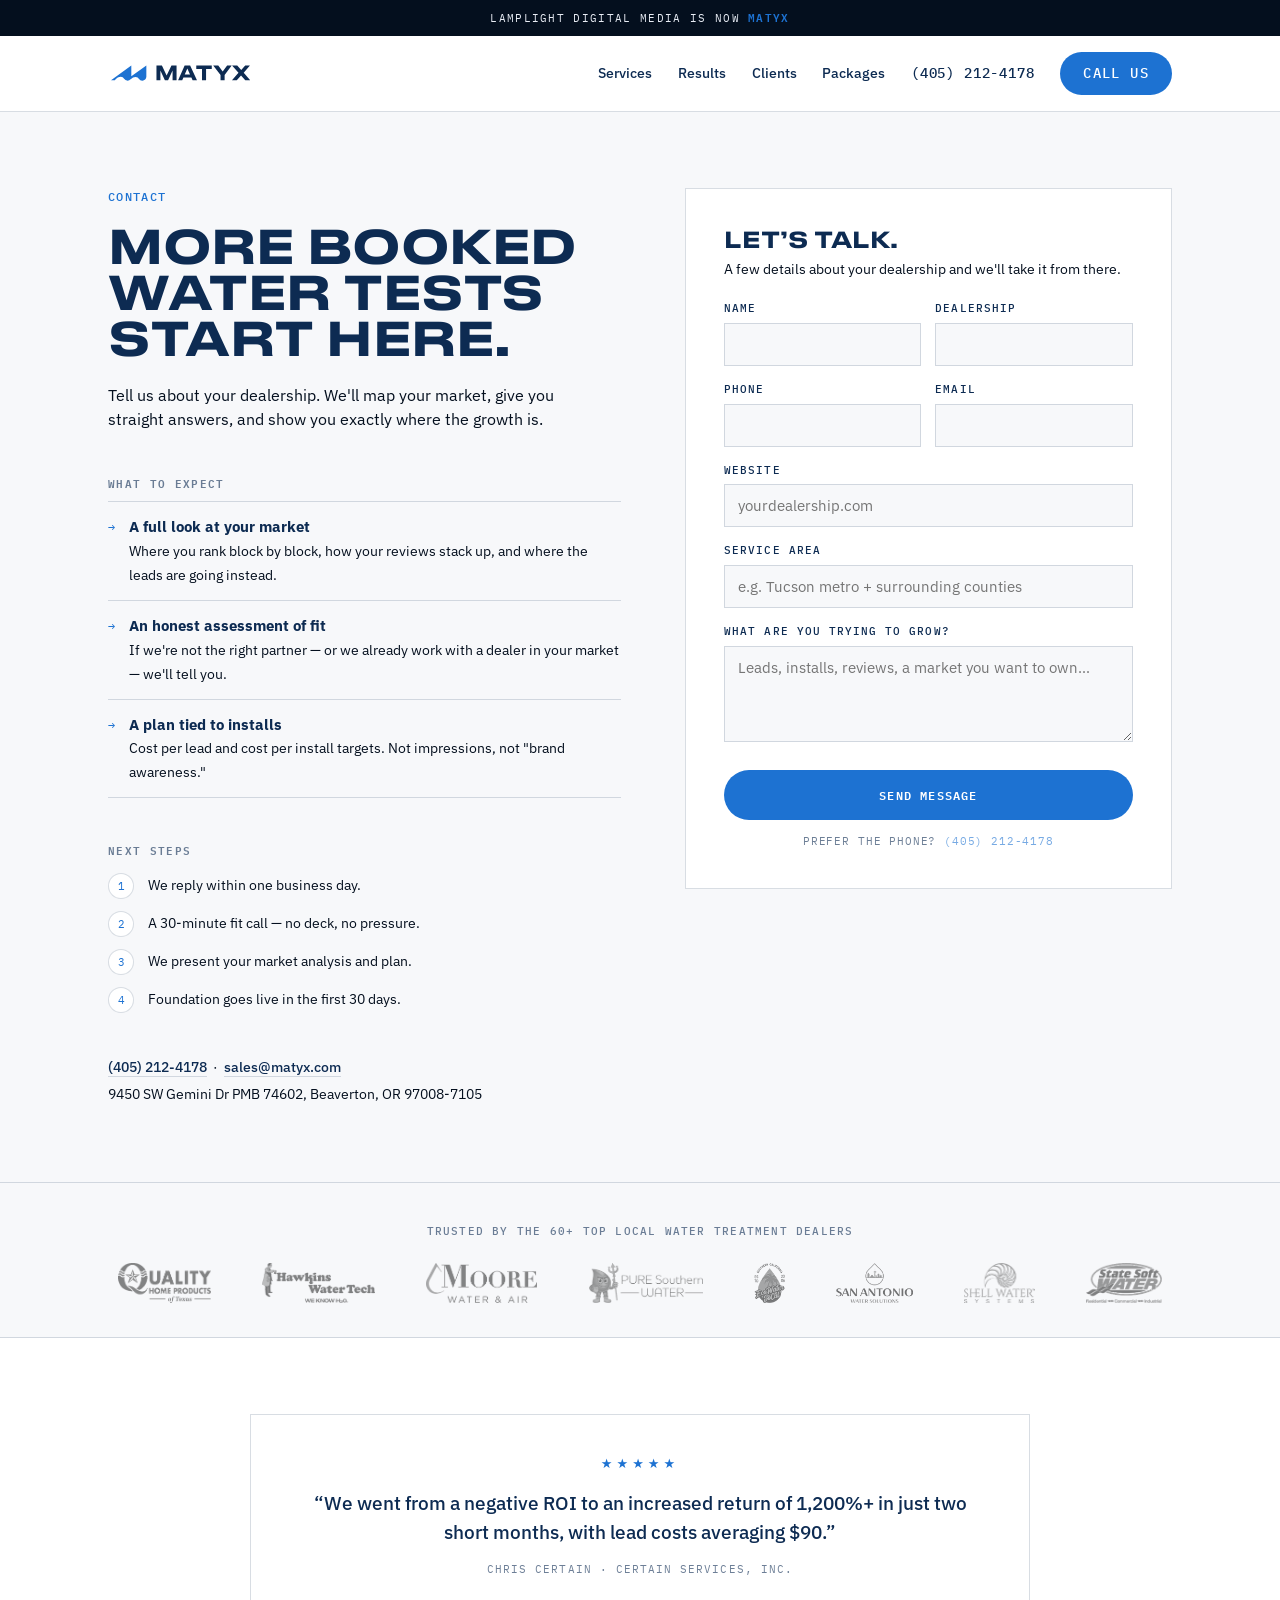
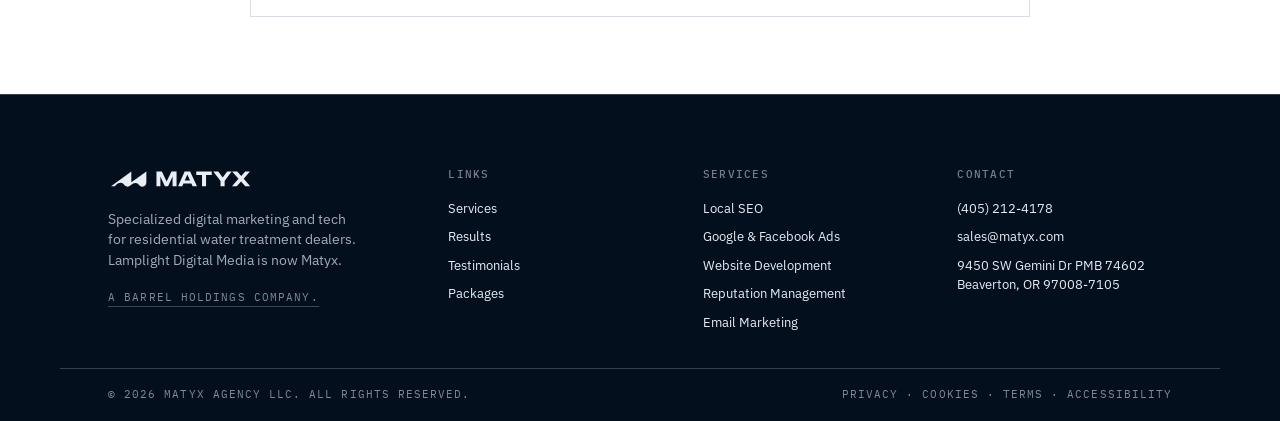
<file: contact.html>
<!DOCTYPE html>
<html lang="en">
<head>
<meta charset="UTF-8">
<meta name="viewport" content="width=device-width, initial-scale=1.0">
<title>Contact — Matyx</title>
<meta name="description" content="Tell us about your water treatment dealership. We'll map your market, give you straight answers, and show you exactly where the growth is.">

<link rel="canonical" href="https://matyxdm.github.io/matyx-landing-page/contact.html">
<meta name="theme-color" content="#0D2B52">
<meta property="og:type" content="website">
<meta property="og:site_name" content="Matyx">
<meta property="og:title" content="Contact — Matyx">
<meta property="og:description" content="Tell us about your water treatment dealership. We'll map your market, give you straight answers, and show you exactly where the growth is.">
<meta property="og:url" content="https://matyxdm.github.io/matyx-landing-page/contact.html">
<meta property="og:image" content="https://matyxdm.github.io/matyx-landing-page/mom-daughter-green-island.jpg">
<meta name="twitter:card" content="summary_large_image">
<link rel="icon" type="image/svg+xml" href="icon.svg">
<link rel="preconnect" href="https://fonts.googleapis.com">
<link rel="preconnect" href="https://fonts.gstatic.com" crossorigin>
<link href="https://fonts.googleapis.com/css2?family=IBM+Plex+Sans:wght@400;500;600;700&family=IBM+Plex+Mono:wght@400;500;600&family=Archivo:wght@800&display=swap" rel="stylesheet">
<link rel="stylesheet" href="site.css">

<style>
/* ============================================================
   CONTACT PAGE
   ============================================================ */
.contact-hero { background: var(--off-white); border-bottom: 1px solid var(--hairline-dark); }
.contact-grid {
  display: grid;
  grid-template-columns: 1fr .95fr;
  gap: clamp(36px, 5vw, 80px);
  align-items: start;
  padding-block: clamp(48px, 6vw, 88px);
}
.contact-copy .eyebrow { color: var(--matyx-blue); margin-bottom: 18px; display: block; }
.contact-h1 { color: var(--navy); font-size: clamp(30px, 3.6vw, 52px); max-width: 14ch; }
.contact-sub { margin-top: 20px; font-size: 16px; color: var(--midnight); max-width: 46ch; }

.expect { margin-top: clamp(28px, 4vw, 44px); }
.expect h2 {
  font-family: var(--font-mono);
  font-size: 11px;
  font-weight: 600;
  letter-spacing: .12em;
  text-transform: uppercase;
  color: var(--navy);
  opacity: .6;
  margin-bottom: 4px;
}
.expect-list { list-style: none; border-top: 1px solid var(--hairline-dark); margin-top: 10px; }
.expect-list li { padding: 14px 0; border-bottom: 1px solid var(--hairline-dark); display: flex; gap: 14px; align-items: baseline; }
.expect-list li::before { content: "→"; color: var(--matyx-blue); font-family: var(--font-mono); font-size: 12px; flex: none; }
.expect-list strong { color: var(--navy); font-size: 14.5px; display: block; }
.expect-list span { font-size: 13.5px; color: var(--midnight); }

.steps { margin-top: clamp(28px, 4vw, 44px); }
.steps h2 {
  font-family: var(--font-mono);
  font-size: 11px;
  font-weight: 600;
  letter-spacing: .12em;
  text-transform: uppercase;
  color: var(--navy);
  opacity: .6;
  margin-bottom: 14px;
}
.steps ol { list-style: none; display: grid; gap: 12px; }
.steps li { display: flex; gap: 14px; align-items: baseline; font-size: 14px; color: var(--midnight); }
.steps .n {
  flex: none;
  font-family: var(--font-mono);
  font-size: 11px;
  color: var(--matyx-blue);
  border: 1px solid var(--hairline-dark);
  width: 26px; height: 26px;
  display: inline-flex;
  align-items: center;
  justify-content: center;
  border-radius: 50%;
  background: var(--white);
}
.contact-info { margin-top: clamp(28px, 4vw, 44px); font-size: 14px; }
.contact-info a { color: var(--navy); font-weight: 500; border-bottom: 1px solid var(--hairline-dark); }
.contact-info a:hover { color: var(--matyx-blue); border-color: var(--matyx-blue); }
.contact-info p { margin-top: 6px; color: var(--midnight); }

/* form card */
.form-card {
  background: var(--white);
  border: 1px solid var(--hairline-dark);
  padding: clamp(24px, 3vw, 40px);
  position: sticky;
  top: 84px;
}
.form-card .form-head { margin-bottom: 22px; }
.form-card .form-head h2 { font-family: var(--font-display); text-transform: uppercase; font-weight: 500; font-size: 22px; color: var(--navy); line-height: 1.05; }
.form-card .form-head p { margin-top: 8px; font-size: 13.5px; color: var(--midnight); }
.field { margin-bottom: 16px; }
.field label {
  display: block;
  font-family: var(--font-mono);
  font-size: 10.5px;
  font-weight: 500;
  letter-spacing: .1em;
  text-transform: uppercase;
  color: var(--navy);
  margin-bottom: 6px;
}
.field input, .field textarea, .field select {
  width: 100%;
  font-family: var(--font-body);
  font-size: 14.5px;
  color: var(--midnight);
  background: var(--off-white);
  border: 1px solid var(--hairline-dark);
  padding: 11px 13px;
  outline: none;
  transition: border-color .2s ease, background .2s ease;
}
.field input:focus, .field textarea:focus, .field select:focus { border-color: var(--matyx-blue); background: var(--white); }
.field textarea { resize: vertical; min-height: 96px; }
.field-row { display: grid; grid-template-columns: 1fr 1fr; gap: 14px; }
.form-card .btn { width: 100%; justify-content: center; margin-top: 6px; }
.form-alt { margin-top: 14px; text-align: center; font-family: var(--font-mono); font-size: 10.5px; letter-spacing: .08em; text-transform: uppercase; color: var(--navy); opacity: .6; }
.form-alt a { color: var(--matyx-blue); }
@media (max-width: 900px) {
  .contact-grid { grid-template-columns: 1fr; }
  .form-card { position: static; }
  .field-row { grid-template-columns: 1fr; }
}

/* proof strip below */
.contact-proof { padding-block: clamp(48px, 6vw, 80px); }
.contact-quote {
  border: 1px solid var(--hairline-dark);
  padding: clamp(24px, 3vw, 40px);
  display: grid;
  gap: 16px;
  max-width: 780px;
  margin-inline: auto;
  text-align: center;
  background: var(--white);
}
.contact-quote .stars { color: var(--matyx-blue); font-size: 13px; letter-spacing: 4px; }
.contact-quote blockquote { font-size: clamp(16px, 1.6vw, 19px); color: var(--navy); font-weight: 500; }
.contact-quote figcaption { font-family: var(--font-mono); font-size: 10.5px; letter-spacing: .1em; text-transform: uppercase; color: var(--navy); opacity: .6; }
</style>
<script type="application/ld+json">
{
  "@context": "https://schema.org",
  "@type": "ContactPage",
  "name": "Contact Matyx",
  "url": "https://matyxdm.github.io/matyx-landing-page/contact.html",
  "about": { "@id": "https://matyxdm.github.io/matyx-landing-page/#org" }
}
</script>
</head>
<body>

<!-- ================= ANNOUNCEMENT ================= -->
<div class="announce">Lamplight Digital Media is now <em>Matyx</em></div>

<!-- ================= NAV ================= -->
<header class="nav">
  <input type="checkbox" id="navToggle" class="nav-toggle">
  <div class="nav-inner">
    <a class="nav-logo" href="index.html" aria-label="Matyx home">
      <img src="logo-primary.svg" alt="Matyx">
    </a>
    <nav class="nav-links" aria-label="Primary">
      <a href="index.html#services">Services</a>
      <a href="index.html#work">Results</a>
      <a href="index.html#testimonials">Clients</a>
      <a href="index.html#packages">Packages</a>
      <a class="nav-phone" href="tel:+14052124178">(405) 212-4178</a>
      <a class="btn btn-blue" href="tel:+14052124178">Call Us</a>
    </nav>
    <label for="navToggle" class="nav-burger" aria-label="Toggle menu"><span></span><span></span><span></span></label>
  </div>
  <nav class="nav-menu" aria-label="Mobile">
    <a href="index.html#services">Services</a>
    <a href="index.html#work">Results</a>
    <a href="index.html#testimonials">Clients</a>
    <a href="index.html#packages">Packages</a>
    <a href="contact.html">Contact</a>
    <a href="tel:+14052124178">Call (405) 212-4178</a>
  </nav>
</header>

<!-- ================= CONTACT HERO ================= -->
<section class="contact-hero">
  <div class="wrap contact-grid">
    <div class="contact-copy">
      <span class="eyebrow rv">Contact</span>
      <h1 class="display contact-h1 rv rv-d1">More booked water tests start here.</h1>
      <p class="contact-sub rv rv-d2">Tell us about your dealership. We'll map your market, give you straight answers, and show you exactly where the growth is.</p>

      <div class="expect rv rv-d2">
        <h2>What to expect</h2>
        <ul class="expect-list">
          <li><div><strong>A full look at your market</strong><span>Where you rank block by block, how your reviews stack up, and where the leads are going instead.</span></div></li>
          <li><div><strong>An honest assessment of fit</strong><span>If we're not the right partner — or we already work with a dealer in your market — we'll tell you.</span></div></li>
          <li><div><strong>A plan tied to installs</strong><span>Cost per lead and cost per install targets. Not impressions, not "brand awareness."</span></div></li>
        </ul>
      </div>

      <div class="steps rv rv-d3">
        <h2>Next steps</h2>
        <ol>
          <!-- VET: response-time commitment -->
          <li><span class="n">1</span>We reply within one business day.</li>
          <li><span class="n">2</span>A 30-minute fit call — no deck, no pressure.</li>
          <li><span class="n">3</span>We present your market analysis and plan.</li>
          <li><span class="n">4</span>Foundation goes live in the first 30 days.</li>
        </ol>
      </div>

      <div class="contact-info rv rv-d3">
        <p><a href="tel:+14052124178">(405) 212-4178</a> &nbsp;&middot;&nbsp; <a href="mailto:sales@matyx.com">sales@matyx.com</a></p>
        <p>9450 SW Gemini Dr PMB 74602, Beaverton, OR 97008-7105</p>
      </div>
    </div>

    <!-- Form backend not wired yet — submit composes an email as an interim measure -->
    <div class="form-card rv rv-d1">
      <div class="form-head">
        <h2>Let&rsquo;s talk.</h2>
        <p>A few details about your dealership and we'll take it from there.</p>
      </div>
      <form id="contactForm" action="https://formspree.io/f/mqerykrd" method="POST">
        <div class="field-row">
          <div class="field">
            <label for="f-name">Name</label>
            <input id="f-name" name="Name" type="text" autocomplete="name" required>
          </div>
          <div class="field">
            <label for="f-company">Dealership</label>
            <input id="f-company" name="Dealership" type="text" autocomplete="organization" required>
          </div>
        </div>
        <div class="field-row">
          <div class="field">
            <label for="f-phone">Phone</label>
            <input id="f-phone" name="Phone" type="tel" autocomplete="tel">
          </div>
          <div class="field">
            <label for="f-email">Email</label>
            <input id="f-email" name="Email" type="email" autocomplete="email" required>
          </div>
        </div>
        <div class="field">
          <label for="f-website">Website</label>
          <input id="f-website" name="Website" type="text" inputmode="url" placeholder="yourdealership.com">
        </div>
        <div class="field">
          <label for="f-area">Service area</label>
          <input id="f-area" name="Service area" type="text" placeholder="e.g. Tucson metro + surrounding counties">
        </div>
        <div class="field">
          <label for="f-msg">What are you trying to grow?</label>
          <textarea id="f-msg" name="Message" placeholder="Leads, installs, reviews, a market you want to own…"></textarea>
        </div>
        <button class="btn btn-blue" type="submit">Send Message</button>
        <p class="form-alt">Prefer the phone? <a href="tel:+14052124178">(405) 212-4178</a></p>
      </form>
    </div>
  </div>
</section>

<!-- ================= CLIENT LOGOS ================= -->
<section class="clients" aria-label="Clients">
  <div class="wrap clients-inner">
    <div class="clients-label"><span class="eyebrow">Trusted by the 60+ top local water treatment dealers</span></div>
    <div class="logo-row">
      <img src="quality.png" alt="Quality Home Products of Texas">
      <img src="hawk.png" alt="Hawkins Water Tech">
      <img src="moore.png" alt="Moore Water &amp; Air">
      <img src="pure-southern.png" alt="Pure Southern Water">
      <img src="ecosocal.png" alt="EcoWater Southern California">
      <img src="san.png" alt="San Antonio Water Solutions">
      <img src="shell.png" alt="Shell Water Systems">
      <img src="state.png" alt="State Soft Water">
    </div>
  </div>
</section>

<!-- ================= PROOF ================= -->
<section class="contact-proof">
  <div class="wrap">
    <figure class="contact-quote rv">
      <span class="stars" aria-label="5 stars">★★★★★</span>
      <blockquote>&ldquo;We went from a negative ROI to an increased return of 1,200%+ in just two short months, with lead costs averaging $90.&rdquo;</blockquote>
      <figcaption>Chris Certain &middot; Certain Services, Inc.</figcaption>
    </figure>
  </div>
</section>

<!-- ================= FOOTER ================= -->
<footer class="footer">
  <div class="wrap footer-inner">
    <div class="footer-brand">
      <img src="logo-ice.svg" alt="Matyx">
      <p>Specialized digital marketing and tech for residential water treatment dealers. Lamplight Digital Media is now Matyx.</p>
      <p class="footer-holdco"><a href="https://barrel-holdings.com" target="_blank" rel="noopener">A Barrel Holdings company.</a></p>
    </div>
    <div>
      <h4>Links</h4>
      <ul>
        <li><a href="index.html#services">Services</a></li>
        <li><a href="index.html#work">Results</a></li>
        <li><a href="index.html#testimonials">Testimonials</a></li>
        <li><a href="index.html#packages">Packages</a></li>
      </ul>
    </div>
    <div>
      <h4>Services</h4>
      <ul>
        <li><a href="index.html#services">Local SEO</a></li>
        <li><a href="index.html#services">Google &amp; Facebook Ads</a></li>
        <li><a href="index.html#services">Website Development</a></li>
        <li><a href="index.html#services">Reputation Management</a></li>
        <li><a href="index.html#services">Email Marketing</a></li>
      </ul>
    </div>
    <div>
      <h4>Contact</h4>
      <ul>
        <li><a href="tel:+14052124178">(405) 212-4178</a></li>
        <li><a href="mailto:sales@matyx.com">sales@matyx.com</a></li>
        <li>9450 SW Gemini Dr PMB 74602<br>Beaverton, OR 97008-7105</li>
      </ul>
    </div>
  </div>
  <div class="wrap footer-bottom">
    <span>© 2026 Matyx Agency LLC. All rights reserved.</span>
    <span><a href="privacy.html">Privacy</a> &middot; <a href="cookies.html">Cookies</a> &middot; <a href="terms.html">Terms</a> &middot; <a href="accessibility.html">Accessibility</a></span>
  </div>
</footer>

<!-- Sticky click-to-call bar (mobile only) -->
<a class="call-bar" href="tel:+14052124178">Call (405) 212-4178</a>

<script>
// Reveal on scroll
(function () {
  var els = document.querySelectorAll(".rv");
  if (!("IntersectionObserver" in window)) {
    els.forEach(function (el) { el.classList.add("in"); });
    return;
  }
  var io = new IntersectionObserver(function (entries) {
    entries.forEach(function (e) {
      if (e.isIntersecting) { e.target.classList.add("in"); io.unobserve(e.target); }
    });
  }, { threshold: 0.12, rootMargin: "0px 0px -40px 0px" });
  els.forEach(function (el) { io.observe(el); });
})();

// Submit to Formspree without leaving the page; show inline confirmation
(function () {
  var form = document.getElementById("contactForm");
  form.addEventListener("submit", function (e) {
    e.preventDefault();
    var btn = form.querySelector('button[type="submit"]');
    var data = new FormData(form);
    data.append("_subject", "Website inquiry — " + (data.get("Dealership") || data.get("Name") || "new dealer"));
    btn.disabled = true;
    btn.textContent = "Sending…";
    fetch(form.action, {
      method: "POST",
      body: data,
      headers: { "Accept": "application/json" }
    }).then(function (resp) {
      if (resp.ok) {
        form.innerHTML = '<p style="font-size:1.15rem;font-weight:600;margin:0 0 .5rem">Thanks — message received.</p><p style="margin:0">We&rsquo;ll get back to you within one business day. Need us sooner? Call <a href="tel:+14052124178">(405) 212-4178</a>.</p>';
      } else {
        throw new Error("Form error");
      }
    }).catch(function () {
      btn.disabled = false;
      btn.textContent = "Send Message";
      var err = form.querySelector(".form-error");
      if (!err) {
        err = document.createElement("p");
        err.className = "form-error";
        err.style.color = "#b00020";
        err.style.marginTop = ".75rem";
        form.appendChild(err);
      }
      err.innerHTML = 'Something went wrong sending your message. Please try again, or call <a href="tel:+14052124178">(405) 212-4178</a> / email <a href="mailto:sales@matyx.com">sales@matyx.com</a>.';
    });
  });
})();
</script>
</body>
</html>
</file>
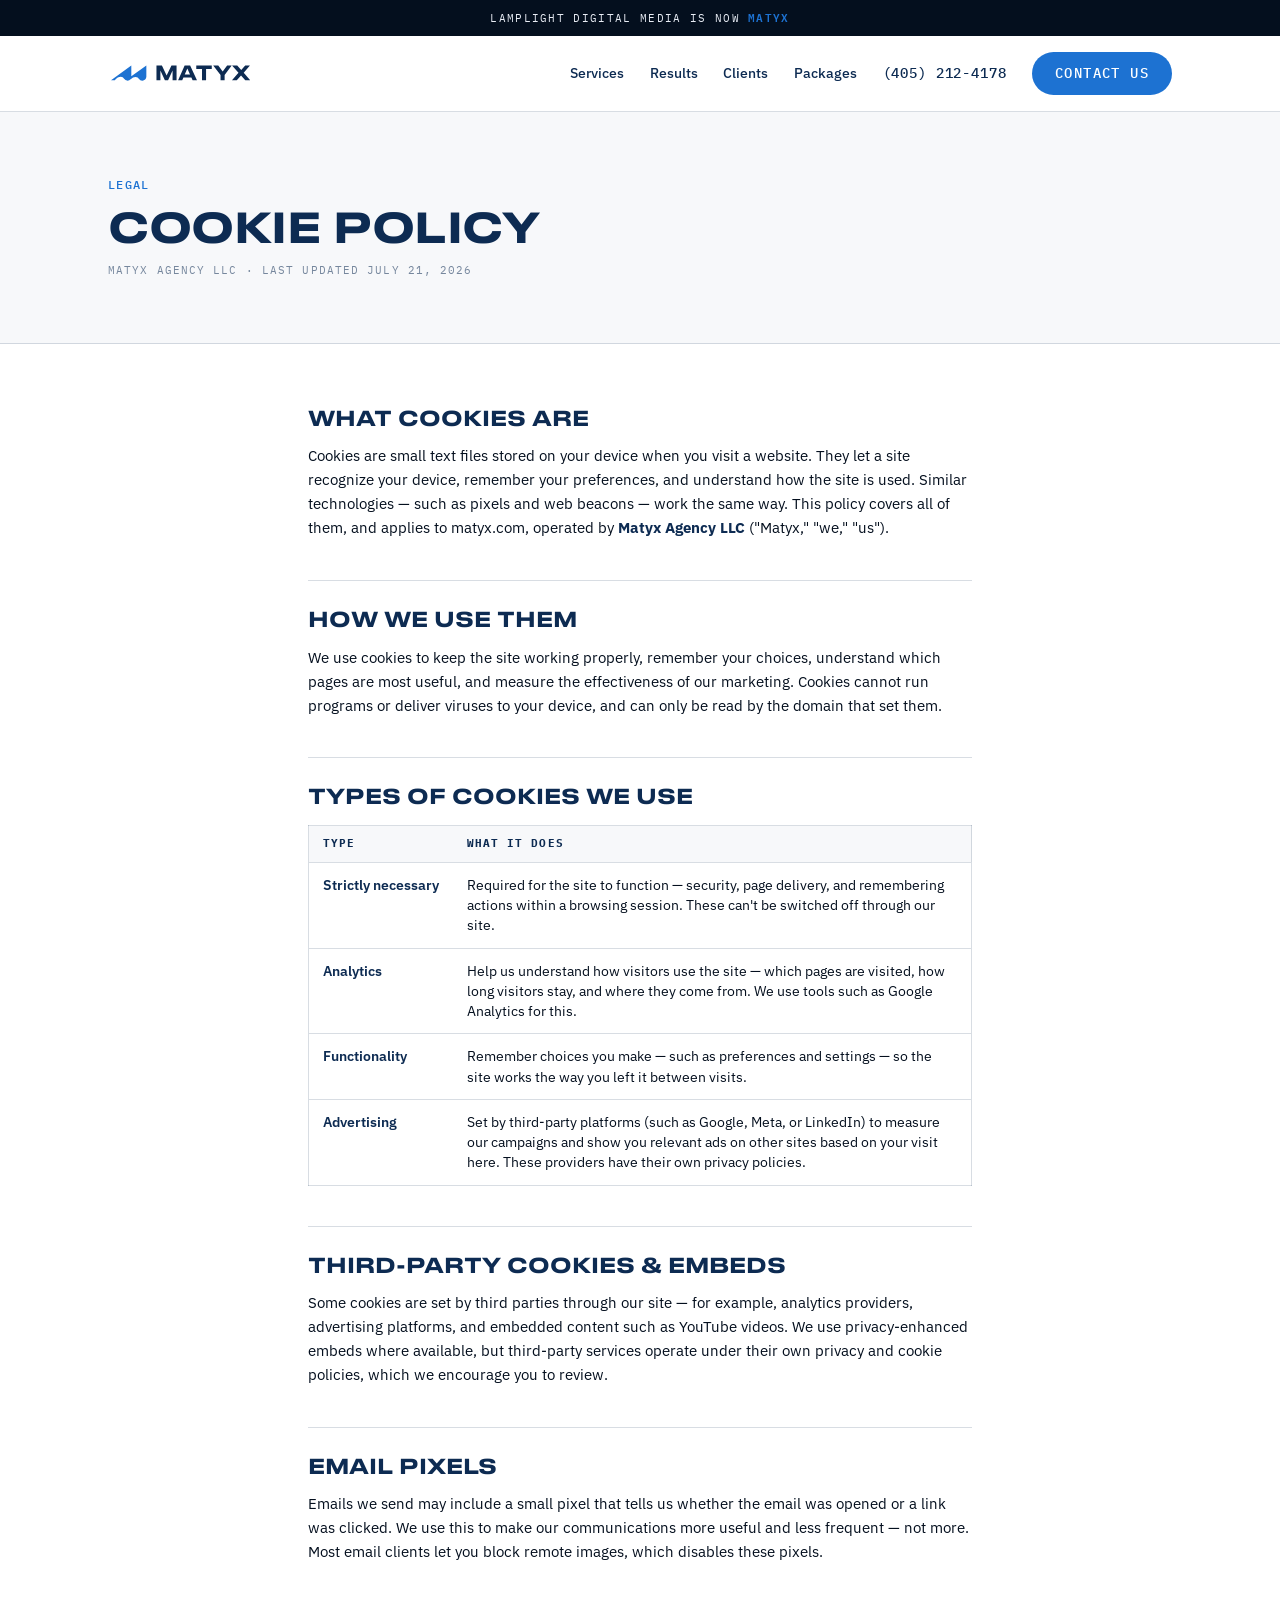
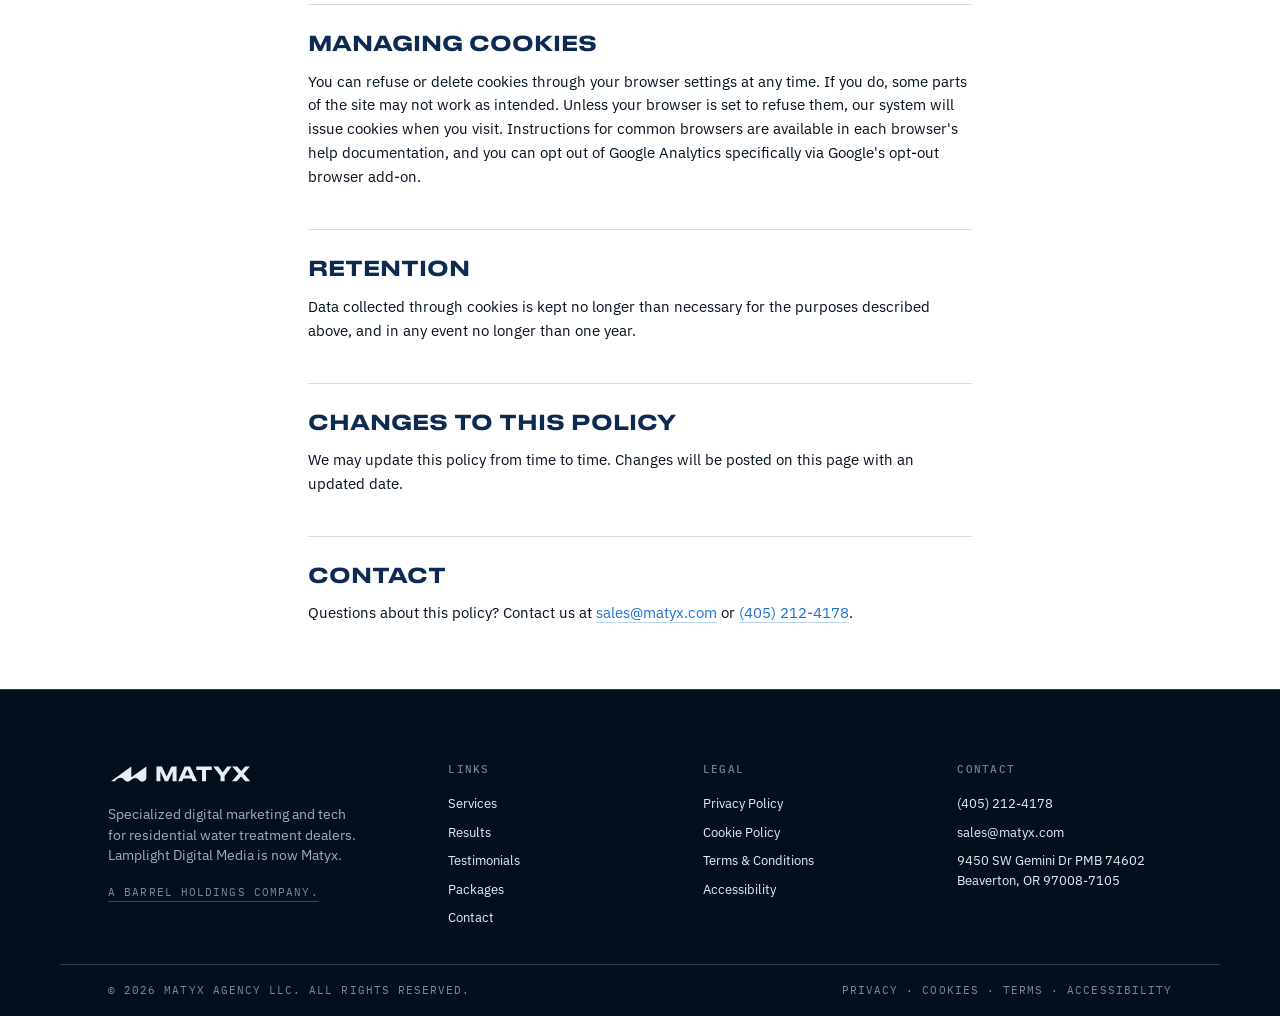
<file: cookies.html>
<!DOCTYPE html>
<html lang="en">
<head>
<meta charset="UTF-8">
<meta name="viewport" content="width=device-width, initial-scale=1.0">
<title>Cookie Policy — Matyx</title>
<meta name="description" content="How Matyx Agency LLC uses cookies and similar technologies on matyx.com.">
<link rel="canonical" href="https://matyxdm.github.io/matyx-landing-page/cookies.html">
<meta name="theme-color" content="#0D2B52">
<meta property="og:type" content="website">
<meta property="og:site_name" content="Matyx">
<meta property="og:title" content="Cookie Policy — Matyx">
<meta property="og:description" content="How Matyx Agency LLC uses cookies and similar technologies.">
<meta property="og:url" content="https://matyxdm.github.io/matyx-landing-page/cookies.html">
<meta property="og:image" content="https://matyxdm.github.io/matyx-landing-page/mom-daughter-green-island.jpg">
<meta name="twitter:card" content="summary_large_image">
<link rel="icon" type="image/svg+xml" href="icon.svg">
<link rel="preconnect" href="https://fonts.googleapis.com">
<link rel="preconnect" href="https://fonts.gstatic.com" crossorigin>
<link href="https://fonts.googleapis.com/css2?family=IBM+Plex+Sans:wght@400;500;600;700&family=IBM+Plex+Mono:wght@400;500;600&display=swap" rel="stylesheet">
<link rel="stylesheet" href="site.css">
</head>
<body>
<!-- VET: legal draft modernized from the Lamplight policies — have an attorney review before launch -->

<div class="announce">Lamplight Digital Media is now <em>Matyx</em></div>

<header class="nav">
  <input type="checkbox" id="navToggle" class="nav-toggle">
  <div class="nav-inner">
    <a class="nav-logo" href="index.html" aria-label="Matyx home"><img src="logo-primary.svg" alt="Matyx"></a>
    <nav class="nav-links" aria-label="Primary">
      <a href="index.html#services">Services</a>
      <a href="index.html#work">Results</a>
      <a href="index.html#testimonials">Clients</a>
      <a href="index.html#packages">Packages</a>
      <a class="nav-phone" href="tel:+14052124178">(405) 212-4178</a>
      <a class="btn btn-blue" href="contact.html">Contact Us</a>
    </nav>
    <label for="navToggle" class="nav-burger" aria-label="Toggle menu"><span></span><span></span><span></span></label>
  </div>
  <nav class="nav-menu" aria-label="Mobile">
    <a href="index.html#services">Services</a>
    <a href="index.html#work">Results</a>
    <a href="index.html#testimonials">Clients</a>
    <a href="index.html#packages">Packages</a>
    <a href="contact.html">Contact</a>
    <a href="tel:+14052124178">Call (405) 212-4178</a>
  </nav>
</header>

<section class="legal-head">
  <div class="wrap legal-head-inner">
    <span class="eyebrow">Legal</span>
    <h1 class="display legal-h1">Cookie Policy</h1>
    <p class="legal-updated">Matyx Agency LLC &middot; Last updated July 21, 2026</p>
  </div>
</section>

<div class="wrap legal-body">
  <h2>What cookies are</h2>
  <p>Cookies are small text files stored on your device when you visit a website. They let a site recognize your device, remember your preferences, and understand how the site is used. Similar technologies — such as pixels and web beacons — work the same way. This policy covers all of them, and applies to matyx.com, operated by <strong>Matyx Agency LLC</strong> ("Matyx," "we," "us").</p>

  <h2>How we use them</h2>
  <p>We use cookies to keep the site working properly, remember your choices, understand which pages are most useful, and measure the effectiveness of our marketing. Cookies cannot run programs or deliver viruses to your device, and can only be read by the domain that set them.</p>

  <h2>Types of cookies we use</h2>
  <table class="legal-table">
    <tr><th>Type</th><th>What it does</th></tr>
    <tr>
      <td>Strictly necessary</td>
      <td>Required for the site to function — security, page delivery, and remembering actions within a browsing session. These can't be switched off through our site.</td>
    </tr>
    <tr>
      <td>Analytics</td>
      <td>Help us understand how visitors use the site — which pages are visited, how long visitors stay, and where they come from. We use tools such as Google Analytics for this.</td>
    </tr>
    <tr>
      <td>Functionality</td>
      <td>Remember choices you make — such as preferences and settings — so the site works the way you left it between visits.</td>
    </tr>
    <tr>
      <td>Advertising</td>
      <td>Set by third-party platforms (such as Google, Meta, or LinkedIn) to measure our campaigns and show you relevant ads on other sites based on your visit here. These providers have their own privacy policies.</td>
    </tr>
  </table>

  <h2>Third-party cookies &amp; embeds</h2>
  <p>Some cookies are set by third parties through our site — for example, analytics providers, advertising platforms, and embedded content such as YouTube videos. We use privacy-enhanced embeds where available, but third-party services operate under their own privacy and cookie policies, which we encourage you to review.</p>

  <h2>Email pixels</h2>
  <p>Emails we send may include a small pixel that tells us whether the email was opened or a link was clicked. We use this to make our communications more useful and less frequent — not more. Most email clients let you block remote images, which disables these pixels.</p>

  <h2>Managing cookies</h2>
  <p>You can refuse or delete cookies through your browser settings at any time. If you do, some parts of the site may not work as intended. Unless your browser is set to refuse them, our system will issue cookies when you visit. Instructions for common browsers are available in each browser's help documentation, and you can opt out of Google Analytics specifically via Google's opt-out browser add-on.</p>

  <h2>Retention</h2>
  <p>Data collected through cookies is kept no longer than necessary for the purposes described above, and in any event no longer than one year.</p>

  <h2>Changes to this policy</h2>
  <p>We may update this policy from time to time. Changes will be posted on this page with an updated date.</p>

  <h2>Contact</h2>
  <p>Questions about this policy? Contact us at <a href="mailto:sales@matyx.com">sales@matyx.com</a> or <a href="tel:+14052124178">(405) 212-4178</a>.</p>
</div>

<footer class="footer">
  <div class="wrap footer-inner">
    <div class="footer-brand">
      <img src="logo-ice.svg" alt="Matyx">
      <p>Specialized digital marketing and tech for residential water treatment dealers. Lamplight Digital Media is now Matyx.</p>
      <p class="footer-holdco"><a href="https://barrel-holdings.com" target="_blank" rel="noopener">A Barrel Holdings company.</a></p>
    </div>
    <div>
      <h4>Links</h4>
      <ul>
        <li><a href="index.html#services">Services</a></li>
        <li><a href="index.html#work">Results</a></li>
        <li><a href="index.html#testimonials">Testimonials</a></li>
        <li><a href="index.html#packages">Packages</a></li>
        <li><a href="contact.html">Contact</a></li>
      </ul>
    </div>
    <div>
      <h4>Legal</h4>
      <ul>
        <li><a href="privacy.html">Privacy Policy</a></li>
        <li><a href="cookies.html">Cookie Policy</a></li>
        <li><a href="terms.html">Terms &amp; Conditions</a></li>
        <li><a href="accessibility.html">Accessibility</a></li>
      </ul>
    </div>
    <div>
      <h4>Contact</h4>
      <ul>
        <li><a href="tel:+14052124178">(405) 212-4178</a></li>
        <li><a href="mailto:sales@matyx.com">sales@matyx.com</a></li>
        <li>9450 SW Gemini Dr PMB 74602<br>Beaverton, OR 97008-7105</li>
      </ul>
    </div>
  </div>
  <div class="wrap footer-bottom">
    <span>© 2026 Matyx Agency LLC. All rights reserved.</span>
    <span><a href="privacy.html">Privacy</a> &middot; <a href="cookies.html">Cookies</a> &middot; <a href="terms.html">Terms</a> &middot; <a href="accessibility.html">Accessibility</a></span>
  </div>
</footer>

<a class="call-bar" href="tel:+14052124178">Call (405) 212-4178</a>
</body>
</html>
</file>
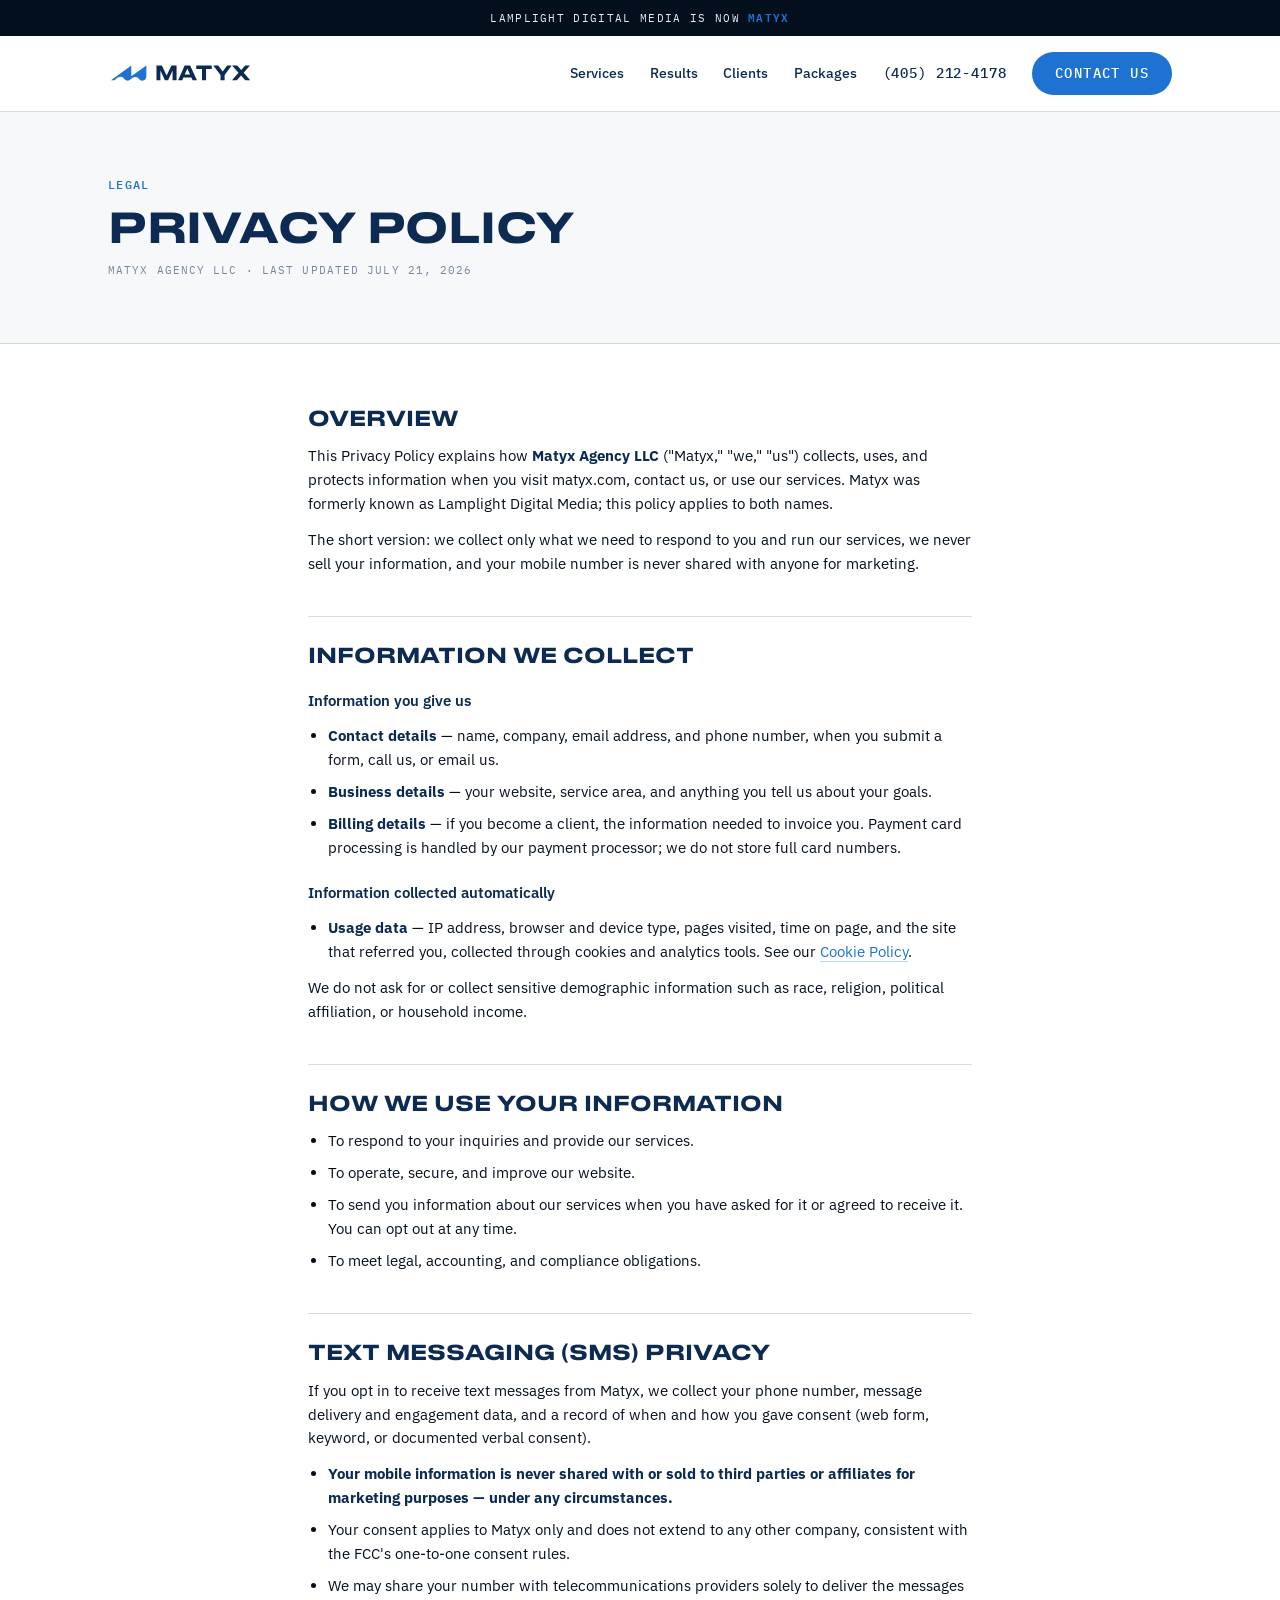
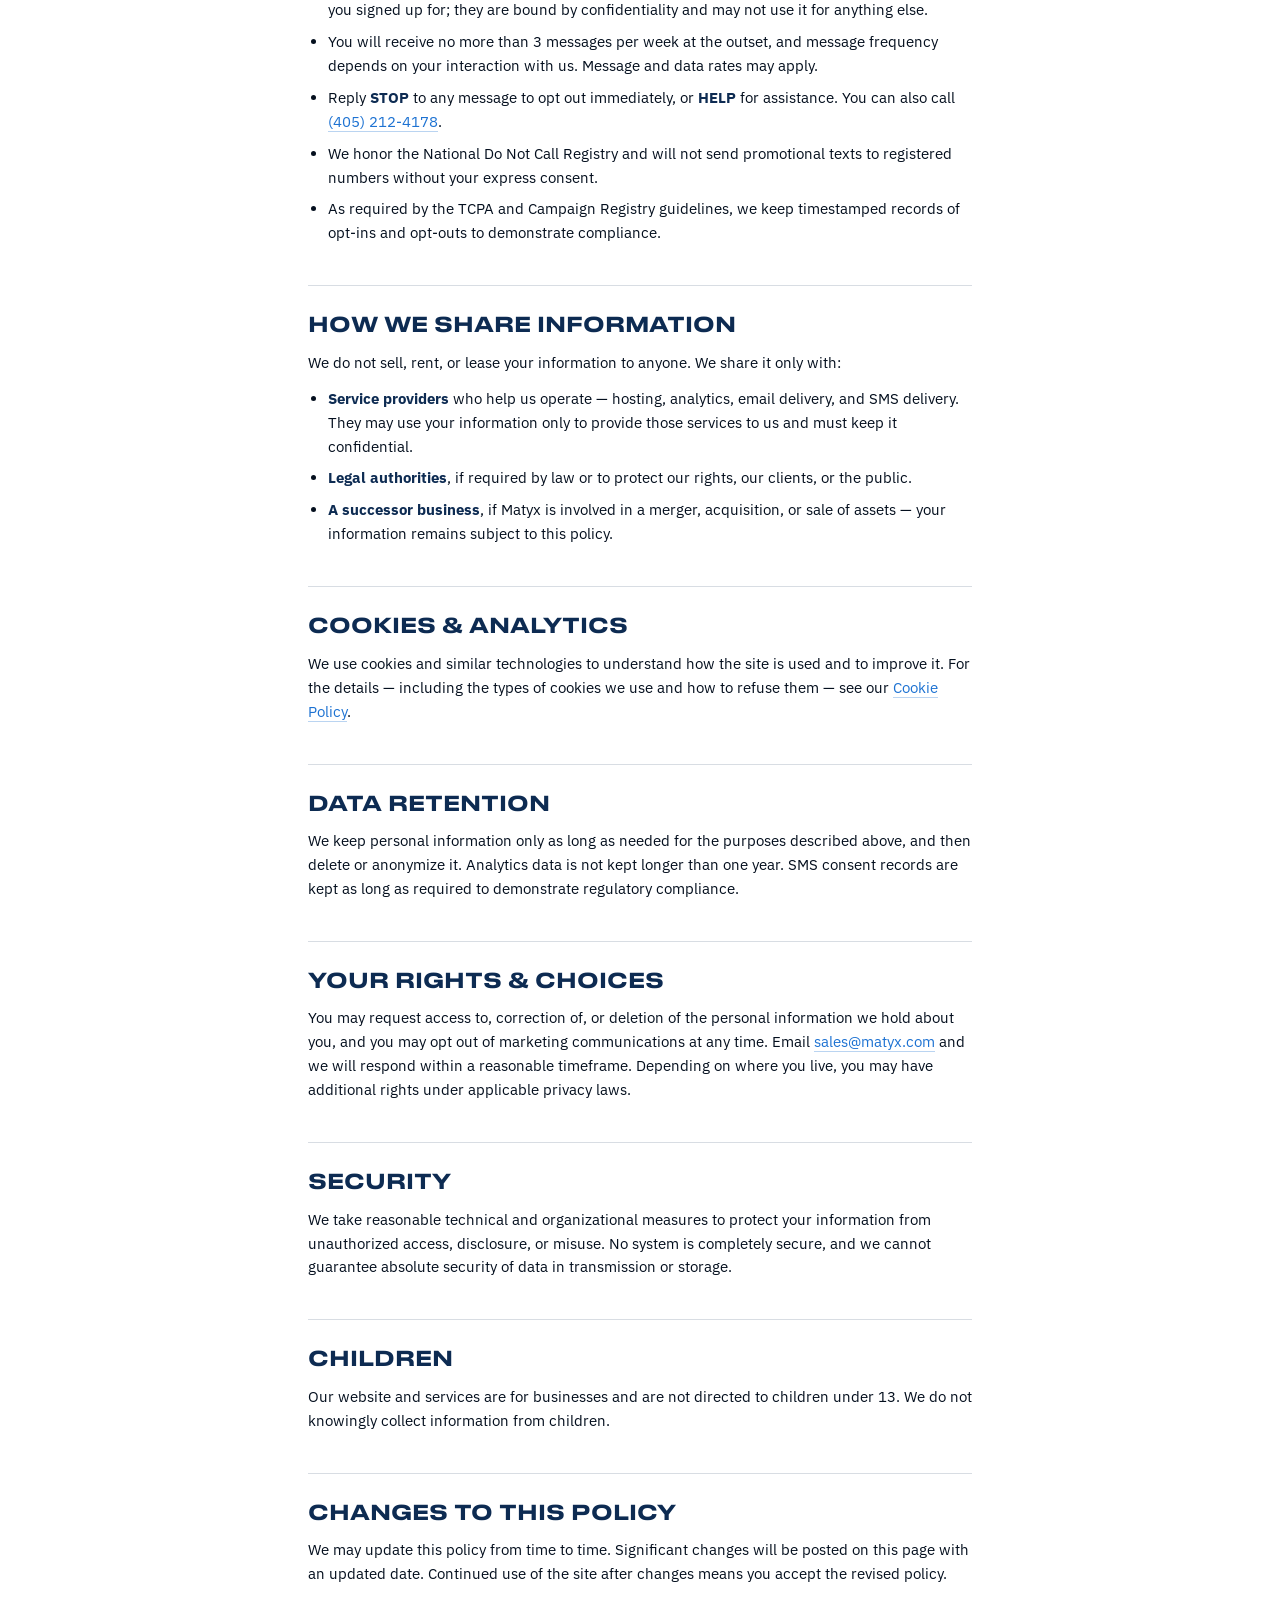
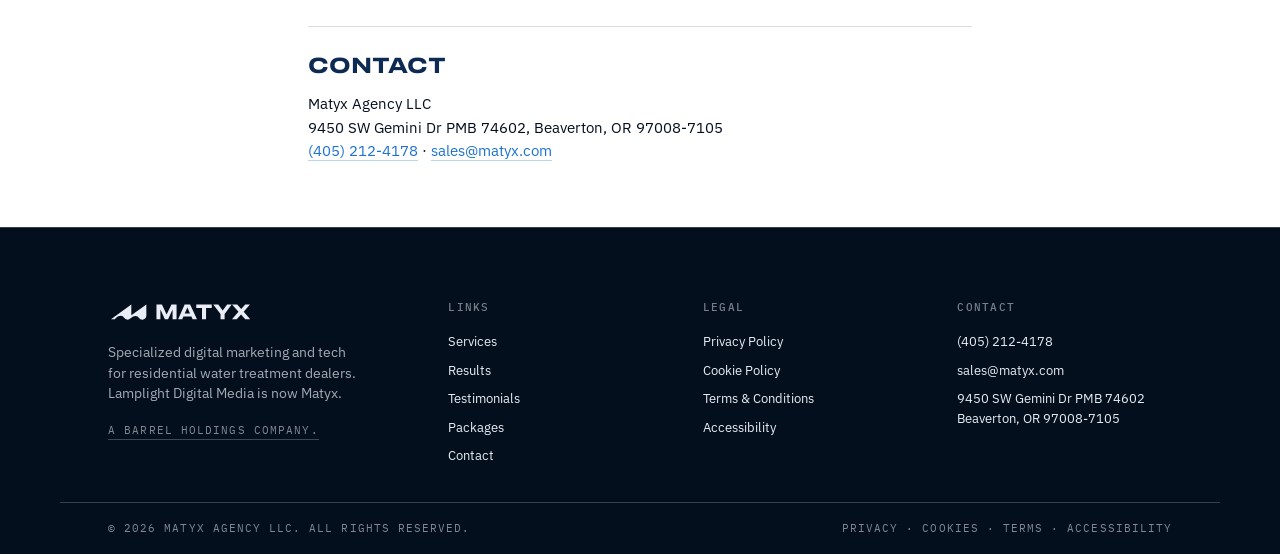
<file: privacy.html>
<!DOCTYPE html>
<html lang="en">
<head>
<meta charset="UTF-8">
<meta name="viewport" content="width=device-width, initial-scale=1.0">
<title>Privacy Policy — Matyx</title>
<meta name="description" content="How Matyx Agency LLC collects, uses, and protects your information.">
<link rel="canonical" href="https://matyxdm.github.io/matyx-landing-page/privacy.html">
<meta name="theme-color" content="#0D2B52">
<meta property="og:type" content="website">
<meta property="og:site_name" content="Matyx">
<meta property="og:title" content="Privacy Policy — Matyx">
<meta property="og:description" content="How Matyx Agency LLC collects, uses, and protects your information.">
<meta property="og:url" content="https://matyxdm.github.io/matyx-landing-page/privacy.html">
<meta property="og:image" content="https://matyxdm.github.io/matyx-landing-page/mom-daughter-green-island.jpg">
<meta name="twitter:card" content="summary_large_image">
<link rel="icon" type="image/svg+xml" href="icon.svg">
<link rel="preconnect" href="https://fonts.googleapis.com">
<link rel="preconnect" href="https://fonts.gstatic.com" crossorigin>
<link href="https://fonts.googleapis.com/css2?family=IBM+Plex+Sans:wght@400;500;600;700&family=IBM+Plex+Mono:wght@400;500;600&display=swap" rel="stylesheet">
<link rel="stylesheet" href="site.css">
</head>
<body>
<!-- VET: legal draft modernized from the Lamplight policies — have an attorney review before launch -->

<div class="announce">Lamplight Digital Media is now <em>Matyx</em></div>

<header class="nav">
  <input type="checkbox" id="navToggle" class="nav-toggle">
  <div class="nav-inner">
    <a class="nav-logo" href="index.html" aria-label="Matyx home"><img src="logo-primary.svg" alt="Matyx"></a>
    <nav class="nav-links" aria-label="Primary">
      <a href="index.html#services">Services</a>
      <a href="index.html#work">Results</a>
      <a href="index.html#testimonials">Clients</a>
      <a href="index.html#packages">Packages</a>
      <a class="nav-phone" href="tel:+14052124178">(405) 212-4178</a>
      <a class="btn btn-blue" href="contact.html">Contact Us</a>
    </nav>
    <label for="navToggle" class="nav-burger" aria-label="Toggle menu"><span></span><span></span><span></span></label>
  </div>
  <nav class="nav-menu" aria-label="Mobile">
    <a href="index.html#services">Services</a>
    <a href="index.html#work">Results</a>
    <a href="index.html#testimonials">Clients</a>
    <a href="index.html#packages">Packages</a>
    <a href="contact.html">Contact</a>
    <a href="tel:+14052124178">Call (405) 212-4178</a>
  </nav>
</header>

<section class="legal-head">
  <div class="wrap legal-head-inner">
    <span class="eyebrow">Legal</span>
    <h1 class="display legal-h1">Privacy Policy</h1>
    <p class="legal-updated">Matyx Agency LLC &middot; Last updated July 21, 2026</p>
  </div>
</section>

<div class="wrap legal-body">
  <h2>Overview</h2>
  <p>This Privacy Policy explains how <strong>Matyx Agency LLC</strong> ("Matyx," "we," "us") collects, uses, and protects information when you visit matyx.com, contact us, or use our services. Matyx was formerly known as Lamplight Digital Media; this policy applies to both names.</p>
  <p>The short version: we collect only what we need to respond to you and run our services, we never sell your information, and your mobile number is never shared with anyone for marketing.</p>

  <h2>Information we collect</h2>
  <h3>Information you give us</h3>
  <ul>
    <li><strong>Contact details</strong> — name, company, email address, and phone number, when you submit a form, call us, or email us.</li>
    <li><strong>Business details</strong> — your website, service area, and anything you tell us about your goals.</li>
    <li><strong>Billing details</strong> — if you become a client, the information needed to invoice you. Payment card processing is handled by our payment processor; we do not store full card numbers.</li>
  </ul>
  <h3>Information collected automatically</h3>
  <ul>
    <li><strong>Usage data</strong> — IP address, browser and device type, pages visited, time on page, and the site that referred you, collected through cookies and analytics tools. See our <a href="cookies.html">Cookie Policy</a>.</li>
  </ul>
  <p>We do not ask for or collect sensitive demographic information such as race, religion, political affiliation, or household income.</p>

  <h2>How we use your information</h2>
  <ul>
    <li>To respond to your inquiries and provide our services.</li>
    <li>To operate, secure, and improve our website.</li>
    <li>To send you information about our services when you have asked for it or agreed to receive it. You can opt out at any time.</li>
    <li>To meet legal, accounting, and compliance obligations.</li>
  </ul>

  <h2>Text messaging (SMS) privacy</h2>
  <p>If you opt in to receive text messages from Matyx, we collect your phone number, message delivery and engagement data, and a record of when and how you gave consent (web form, keyword, or documented verbal consent).</p>
  <ul>
    <li><strong>Your mobile information is never shared with or sold to third parties or affiliates for marketing purposes — under any circumstances.</strong></li>
    <li>Your consent applies to Matyx only and does not extend to any other company, consistent with the FCC's one-to-one consent rules.</li>
    <li>We may share your number with telecommunications providers solely to deliver the messages you signed up for; they are bound by confidentiality and may not use it for anything else.</li>
    <li>You will receive no more than 3 messages per week at the outset, and message frequency depends on your interaction with us. Message and data rates may apply.</li>
    <li>Reply <strong>STOP</strong> to any message to opt out immediately, or <strong>HELP</strong> for assistance. You can also call <a href="tel:+14052124178">(405) 212-4178</a>.</li>
    <li>We honor the National Do Not Call Registry and will not send promotional texts to registered numbers without your express consent.</li>
    <li>As required by the TCPA and Campaign Registry guidelines, we keep timestamped records of opt-ins and opt-outs to demonstrate compliance.</li>
  </ul>

  <h2>How we share information</h2>
  <p>We do not sell, rent, or lease your information to anyone. We share it only with:</p>
  <ul>
    <li><strong>Service providers</strong> who help us operate — hosting, analytics, email delivery, and SMS delivery. They may use your information only to provide those services to us and must keep it confidential.</li>
    <li><strong>Legal authorities</strong>, if required by law or to protect our rights, our clients, or the public.</li>
    <li><strong>A successor business</strong>, if Matyx is involved in a merger, acquisition, or sale of assets — your information remains subject to this policy.</li>
  </ul>

  <h2>Cookies &amp; analytics</h2>
  <p>We use cookies and similar technologies to understand how the site is used and to improve it. For the details — including the types of cookies we use and how to refuse them — see our <a href="cookies.html">Cookie Policy</a>.</p>

  <h2>Data retention</h2>
  <p>We keep personal information only as long as needed for the purposes described above, and then delete or anonymize it. Analytics data is not kept longer than one year. SMS consent records are kept as long as required to demonstrate regulatory compliance.</p>

  <h2>Your rights &amp; choices</h2>
  <p>You may request access to, correction of, or deletion of the personal information we hold about you, and you may opt out of marketing communications at any time. Email <a href="mailto:sales@matyx.com">sales@matyx.com</a> and we will respond within a reasonable timeframe. Depending on where you live, you may have additional rights under applicable privacy laws.</p>

  <h2>Security</h2>
  <p>We take reasonable technical and organizational measures to protect your information from unauthorized access, disclosure, or misuse. No system is completely secure, and we cannot guarantee absolute security of data in transmission or storage.</p>

  <h2>Children</h2>
  <p>Our website and services are for businesses and are not directed to children under 13. We do not knowingly collect information from children.</p>

  <h2>Changes to this policy</h2>
  <p>We may update this policy from time to time. Significant changes will be posted on this page with an updated date. Continued use of the site after changes means you accept the revised policy.</p>

  <h2>Contact</h2>
  <p>Matyx Agency LLC<br>9450 SW Gemini Dr PMB 74602, Beaverton, OR 97008-7105<br><a href="tel:+14052124178">(405) 212-4178</a> &middot; <a href="mailto:sales@matyx.com">sales@matyx.com</a></p>
</div>

<footer class="footer">
  <div class="wrap footer-inner">
    <div class="footer-brand">
      <img src="logo-ice.svg" alt="Matyx">
      <p>Specialized digital marketing and tech for residential water treatment dealers. Lamplight Digital Media is now Matyx.</p>
      <p class="footer-holdco"><a href="https://barrel-holdings.com" target="_blank" rel="noopener">A Barrel Holdings company.</a></p>
    </div>
    <div>
      <h4>Links</h4>
      <ul>
        <li><a href="index.html#services">Services</a></li>
        <li><a href="index.html#work">Results</a></li>
        <li><a href="index.html#testimonials">Testimonials</a></li>
        <li><a href="index.html#packages">Packages</a></li>
        <li><a href="contact.html">Contact</a></li>
      </ul>
    </div>
    <div>
      <h4>Legal</h4>
      <ul>
        <li><a href="privacy.html">Privacy Policy</a></li>
        <li><a href="cookies.html">Cookie Policy</a></li>
        <li><a href="terms.html">Terms &amp; Conditions</a></li>
        <li><a href="accessibility.html">Accessibility</a></li>
      </ul>
    </div>
    <div>
      <h4>Contact</h4>
      <ul>
        <li><a href="tel:+14052124178">(405) 212-4178</a></li>
        <li><a href="mailto:sales@matyx.com">sales@matyx.com</a></li>
        <li>9450 SW Gemini Dr PMB 74602<br>Beaverton, OR 97008-7105</li>
      </ul>
    </div>
  </div>
  <div class="wrap footer-bottom">
    <span>© 2026 Matyx Agency LLC. All rights reserved.</span>
    <span><a href="privacy.html">Privacy</a> &middot; <a href="cookies.html">Cookies</a> &middot; <a href="terms.html">Terms</a> &middot; <a href="accessibility.html">Accessibility</a></span>
  </div>
</footer>

<a class="call-bar" href="tel:+14052124178">Call (405) 212-4178</a>
</body>
</html>
</file>
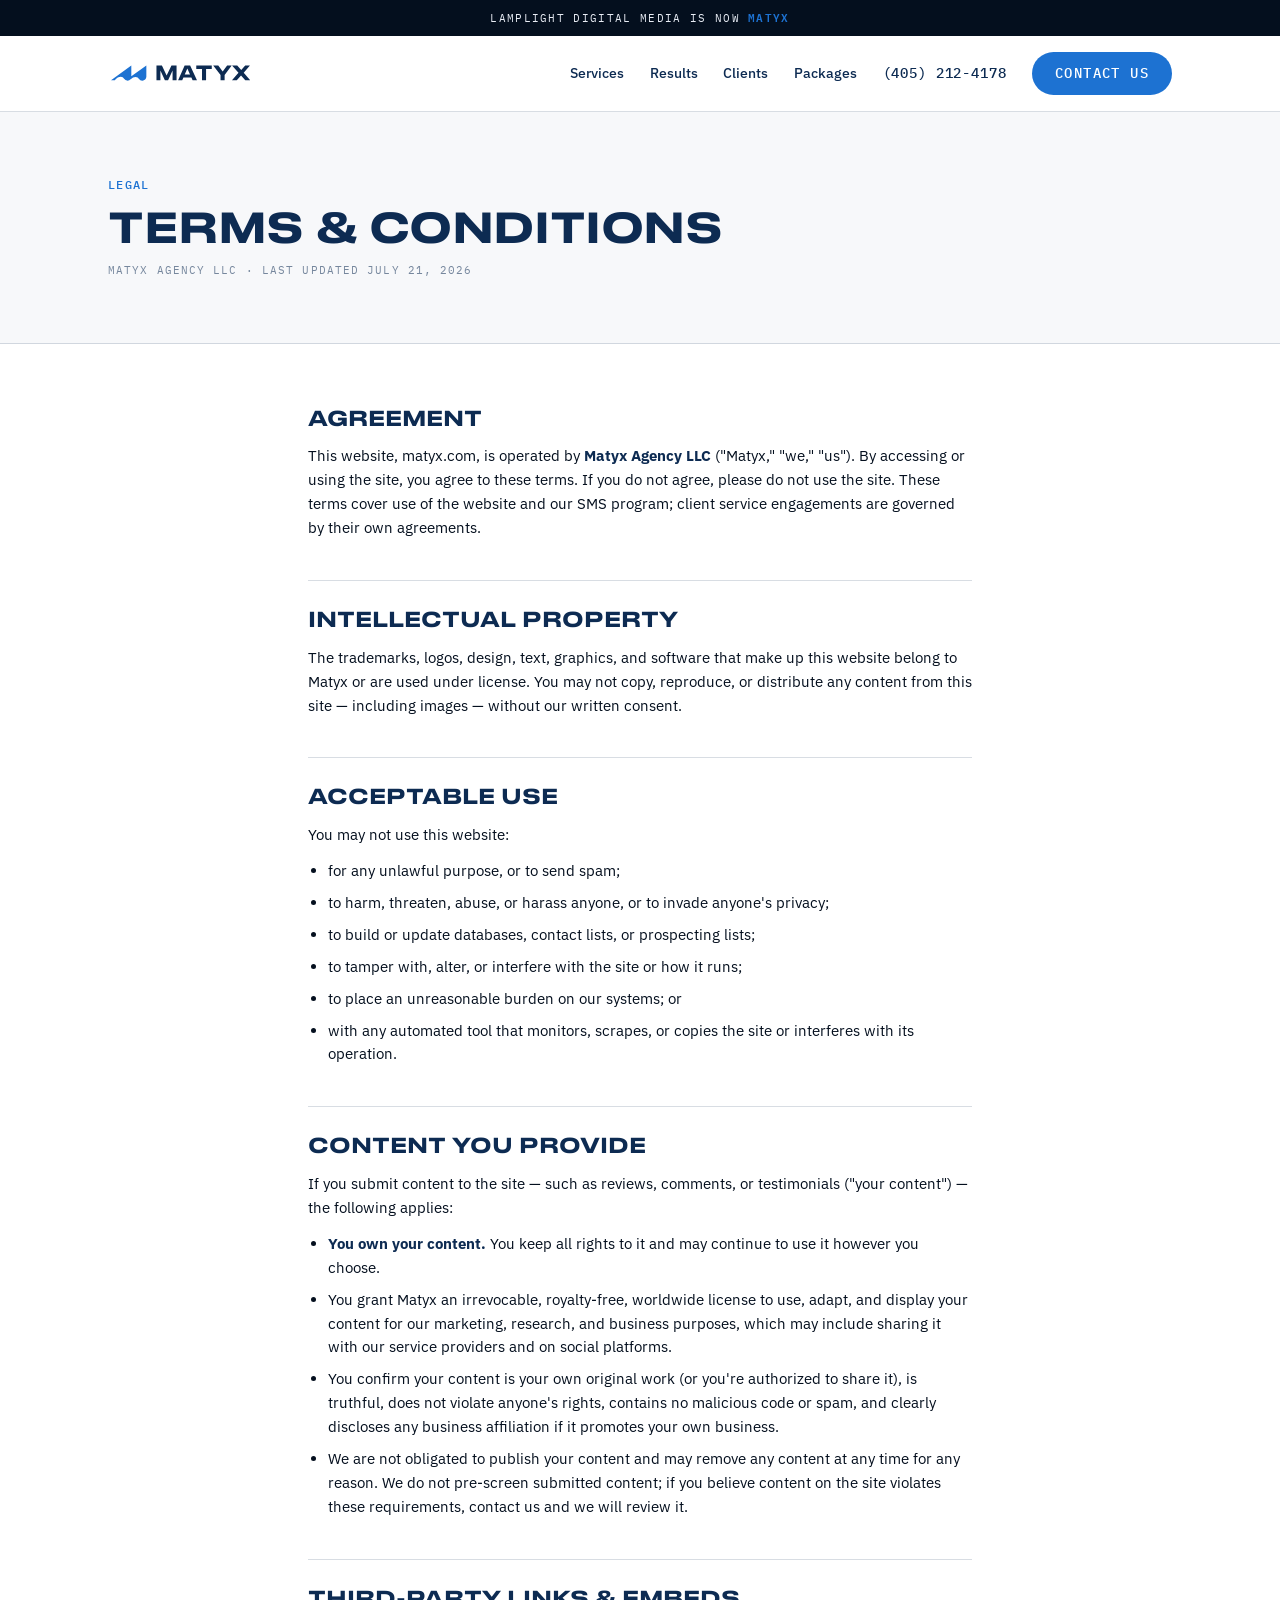
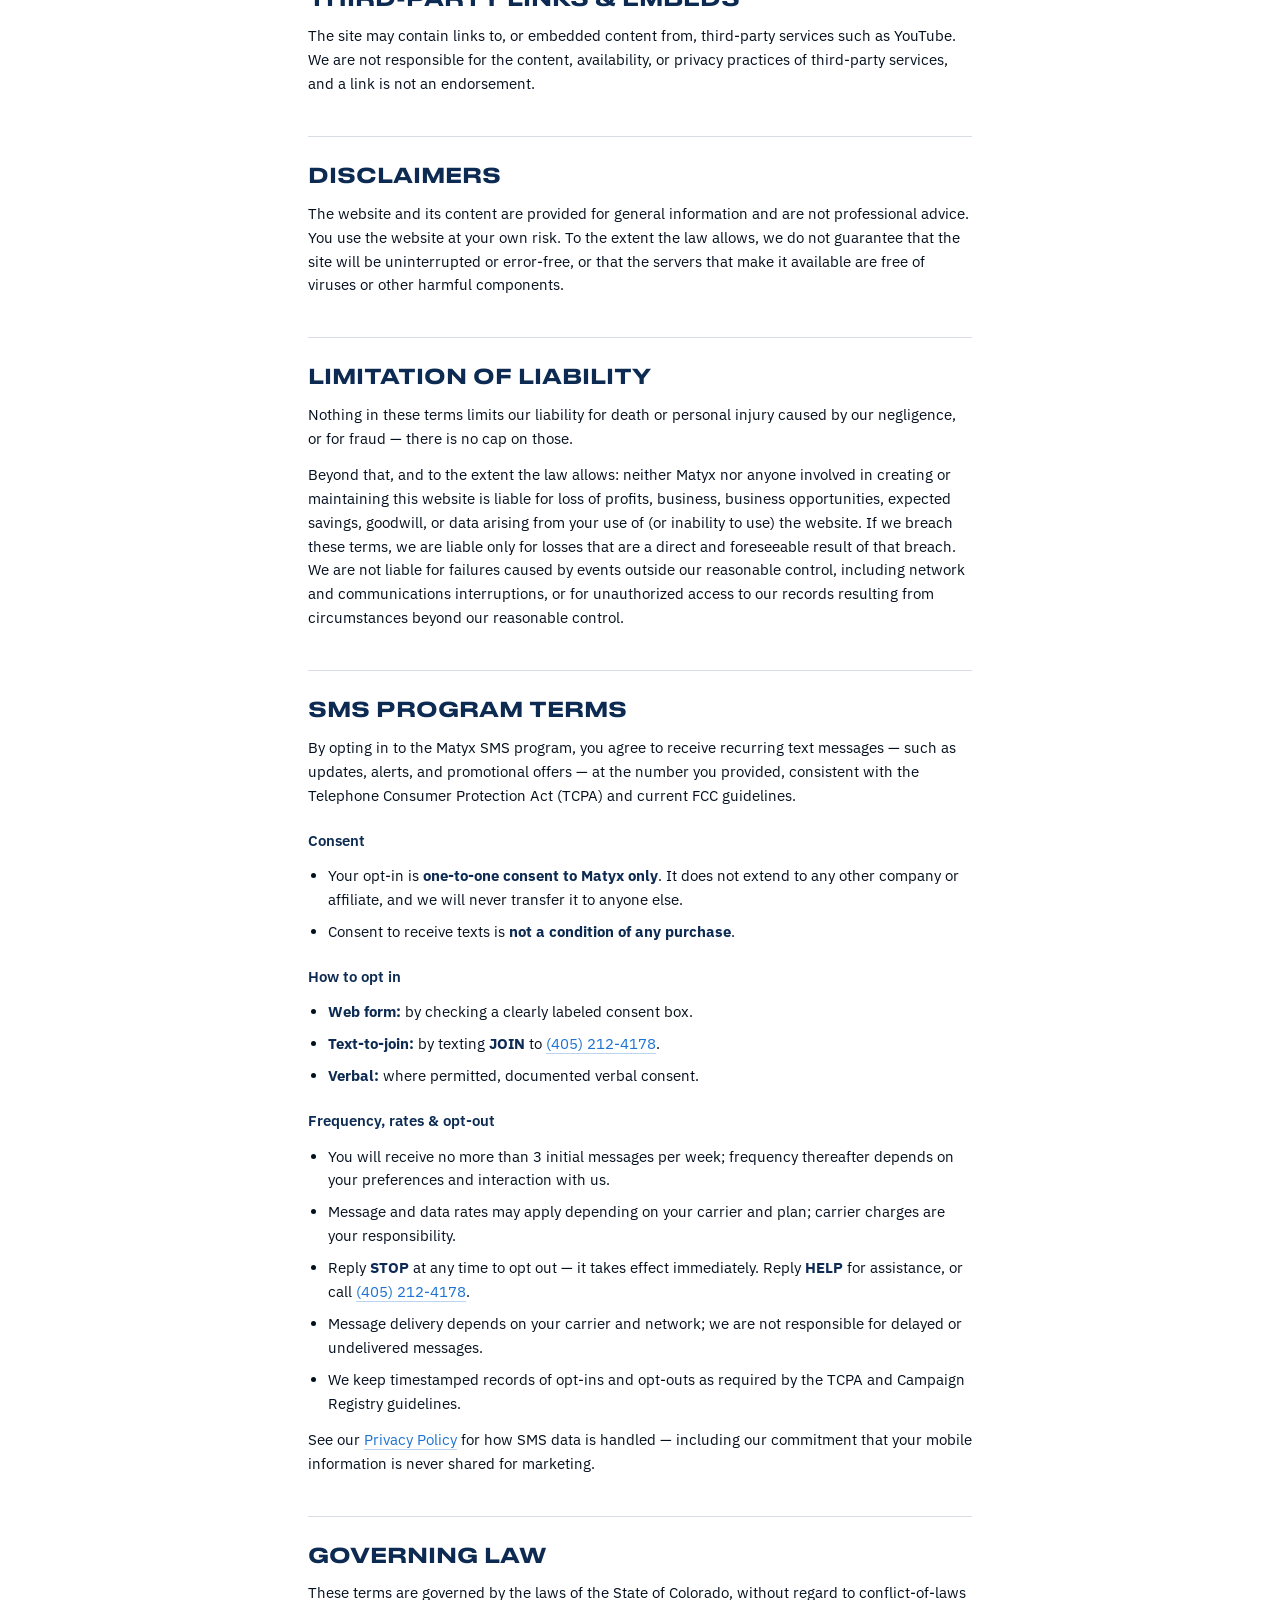
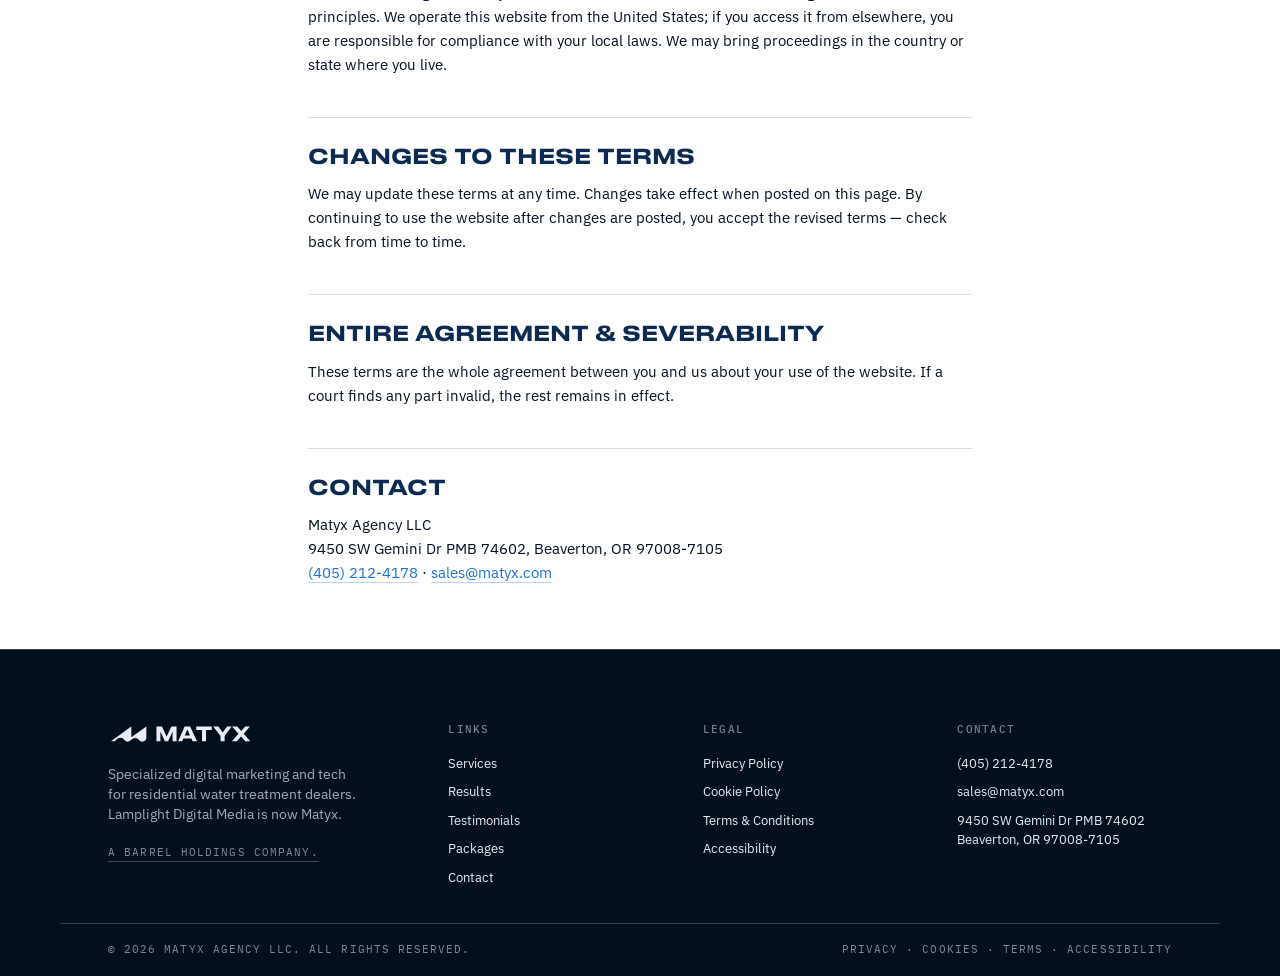
<file: terms.html>
<!DOCTYPE html>
<html lang="en">
<head>
<meta charset="UTF-8">
<meta name="viewport" content="width=device-width, initial-scale=1.0">
<title>Terms &amp; Conditions — Matyx</title>
<meta name="description" content="Terms and conditions for using matyx.com and the Matyx SMS program.">
<link rel="canonical" href="https://matyxdm.github.io/matyx-landing-page/terms.html">
<meta name="theme-color" content="#0D2B52">
<meta property="og:type" content="website">
<meta property="og:site_name" content="Matyx">
<meta property="og:title" content="Terms &amp; Conditions — Matyx">
<meta property="og:description" content="Terms and conditions for using matyx.com and the Matyx SMS program.">
<meta property="og:url" content="https://matyxdm.github.io/matyx-landing-page/terms.html">
<meta property="og:image" content="https://matyxdm.github.io/matyx-landing-page/mom-daughter-green-island.jpg">
<meta name="twitter:card" content="summary_large_image">
<link rel="icon" type="image/svg+xml" href="icon.svg">
<link rel="preconnect" href="https://fonts.googleapis.com">
<link rel="preconnect" href="https://fonts.gstatic.com" crossorigin>
<link href="https://fonts.googleapis.com/css2?family=IBM+Plex+Sans:wght@400;500;600;700&family=IBM+Plex+Mono:wght@400;500;600&display=swap" rel="stylesheet">
<link rel="stylesheet" href="site.css">
</head>
<body>
<!-- VET: legal draft modernized from the Lamplight policies — have an attorney review before launch.
     Governing law set to Colorado (entity address) — original left the state blank; confirm. -->

<div class="announce">Lamplight Digital Media is now <em>Matyx</em></div>

<header class="nav">
  <input type="checkbox" id="navToggle" class="nav-toggle">
  <div class="nav-inner">
    <a class="nav-logo" href="index.html" aria-label="Matyx home"><img src="logo-primary.svg" alt="Matyx"></a>
    <nav class="nav-links" aria-label="Primary">
      <a href="index.html#services">Services</a>
      <a href="index.html#work">Results</a>
      <a href="index.html#testimonials">Clients</a>
      <a href="index.html#packages">Packages</a>
      <a class="nav-phone" href="tel:+14052124178">(405) 212-4178</a>
      <a class="btn btn-blue" href="contact.html">Contact Us</a>
    </nav>
    <label for="navToggle" class="nav-burger" aria-label="Toggle menu"><span></span><span></span><span></span></label>
  </div>
  <nav class="nav-menu" aria-label="Mobile">
    <a href="index.html#services">Services</a>
    <a href="index.html#work">Results</a>
    <a href="index.html#testimonials">Clients</a>
    <a href="index.html#packages">Packages</a>
    <a href="contact.html">Contact</a>
    <a href="tel:+14052124178">Call (405) 212-4178</a>
  </nav>
</header>

<section class="legal-head">
  <div class="wrap legal-head-inner">
    <span class="eyebrow">Legal</span>
    <h1 class="display legal-h1">Terms &amp; Conditions</h1>
    <p class="legal-updated">Matyx Agency LLC &middot; Last updated July 21, 2026</p>
  </div>
</section>

<div class="wrap legal-body">
  <h2>Agreement</h2>
  <p>This website, matyx.com, is operated by <strong>Matyx Agency LLC</strong> ("Matyx," "we," "us"). By accessing or using the site, you agree to these terms. If you do not agree, please do not use the site. These terms cover use of the website and our SMS program; client service engagements are governed by their own agreements.</p>

  <h2>Intellectual property</h2>
  <p>The trademarks, logos, design, text, graphics, and software that make up this website belong to Matyx or are used under license. You may not copy, reproduce, or distribute any content from this site — including images — without our written consent.</p>

  <h2>Acceptable use</h2>
  <p>You may not use this website:</p>
  <ul>
    <li>for any unlawful purpose, or to send spam;</li>
    <li>to harm, threaten, abuse, or harass anyone, or to invade anyone's privacy;</li>
    <li>to build or update databases, contact lists, or prospecting lists;</li>
    <li>to tamper with, alter, or interfere with the site or how it runs;</li>
    <li>to place an unreasonable burden on our systems; or</li>
    <li>with any automated tool that monitors, scrapes, or copies the site or interferes with its operation.</li>
  </ul>

  <h2>Content you provide</h2>
  <p>If you submit content to the site — such as reviews, comments, or testimonials ("your content") — the following applies:</p>
  <ul>
    <li><strong>You own your content.</strong> You keep all rights to it and may continue to use it however you choose.</li>
    <li>You grant Matyx an irrevocable, royalty-free, worldwide license to use, adapt, and display your content for our marketing, research, and business purposes, which may include sharing it with our service providers and on social platforms.</li>
    <li>You confirm your content is your own original work (or you're authorized to share it), is truthful, does not violate anyone's rights, contains no malicious code or spam, and clearly discloses any business affiliation if it promotes your own business.</li>
    <li>We are not obligated to publish your content and may remove any content at any time for any reason. We do not pre-screen submitted content; if you believe content on the site violates these requirements, contact us and we will review it.</li>
  </ul>

  <h2>Third-party links &amp; embeds</h2>
  <p>The site may contain links to, or embedded content from, third-party services such as YouTube. We are not responsible for the content, availability, or privacy practices of third-party services, and a link is not an endorsement.</p>

  <h2>Disclaimers</h2>
  <p>The website and its content are provided for general information and are not professional advice. You use the website at your own risk. To the extent the law allows, we do not guarantee that the site will be uninterrupted or error-free, or that the servers that make it available are free of viruses or other harmful components.</p>

  <h2>Limitation of liability</h2>
  <p>Nothing in these terms limits our liability for death or personal injury caused by our negligence, or for fraud — there is no cap on those.</p>
  <p>Beyond that, and to the extent the law allows: neither Matyx nor anyone involved in creating or maintaining this website is liable for loss of profits, business, business opportunities, expected savings, goodwill, or data arising from your use of (or inability to use) the website. If we breach these terms, we are liable only for losses that are a direct and foreseeable result of that breach. We are not liable for failures caused by events outside our reasonable control, including network and communications interruptions, or for unauthorized access to our records resulting from circumstances beyond our reasonable control.</p>

  <h2>SMS program terms</h2>
  <p>By opting in to the Matyx SMS program, you agree to receive recurring text messages — such as updates, alerts, and promotional offers — at the number you provided, consistent with the Telephone Consumer Protection Act (TCPA) and current FCC guidelines.</p>
  <h3>Consent</h3>
  <ul>
    <li>Your opt-in is <strong>one-to-one consent to Matyx only</strong>. It does not extend to any other company or affiliate, and we will never transfer it to anyone else.</li>
    <li>Consent to receive texts is <strong>not a condition of any purchase</strong>.</li>
  </ul>
  <h3>How to opt in</h3>
  <ul>
    <li><strong>Web form:</strong> by checking a clearly labeled consent box.</li>
    <li><strong>Text-to-join:</strong> by texting <strong>JOIN</strong> to <a href="tel:+14052124178">(405) 212-4178</a>.</li>
    <li><strong>Verbal:</strong> where permitted, documented verbal consent.</li>
  </ul>
  <h3>Frequency, rates &amp; opt-out</h3>
  <ul>
    <li>You will receive no more than 3 initial messages per week; frequency thereafter depends on your preferences and interaction with us.</li>
    <li>Message and data rates may apply depending on your carrier and plan; carrier charges are your responsibility.</li>
    <li>Reply <strong>STOP</strong> at any time to opt out — it takes effect immediately. Reply <strong>HELP</strong> for assistance, or call <a href="tel:+14052124178">(405) 212-4178</a>.</li>
    <li>Message delivery depends on your carrier and network; we are not responsible for delayed or undelivered messages.</li>
    <li>We keep timestamped records of opt-ins and opt-outs as required by the TCPA and Campaign Registry guidelines.</li>
  </ul>
  <p>See our <a href="privacy.html">Privacy Policy</a> for how SMS data is handled — including our commitment that your mobile information is never shared for marketing.</p>

  <h2>Governing law</h2>
  <p>These terms are governed by the laws of the State of Colorado, without regard to conflict-of-laws principles. We operate this website from the United States; if you access it from elsewhere, you are responsible for compliance with your local laws. We may bring proceedings in the country or state where you live.</p>

  <h2>Changes to these terms</h2>
  <p>We may update these terms at any time. Changes take effect when posted on this page. By continuing to use the website after changes are posted, you accept the revised terms — check back from time to time.</p>

  <h2>Entire agreement &amp; severability</h2>
  <p>These terms are the whole agreement between you and us about your use of the website. If a court finds any part invalid, the rest remains in effect.</p>

  <h2>Contact</h2>
  <p>Matyx Agency LLC<br>9450 SW Gemini Dr PMB 74602, Beaverton, OR 97008-7105<br><a href="tel:+14052124178">(405) 212-4178</a> &middot; <a href="mailto:sales@matyx.com">sales@matyx.com</a></p>
</div>

<footer class="footer">
  <div class="wrap footer-inner">
    <div class="footer-brand">
      <img src="logo-ice.svg" alt="Matyx">
      <p>Specialized digital marketing and tech for residential water treatment dealers. Lamplight Digital Media is now Matyx.</p>
      <p class="footer-holdco"><a href="https://barrel-holdings.com" target="_blank" rel="noopener">A Barrel Holdings company.</a></p>
    </div>
    <div>
      <h4>Links</h4>
      <ul>
        <li><a href="index.html#services">Services</a></li>
        <li><a href="index.html#work">Results</a></li>
        <li><a href="index.html#testimonials">Testimonials</a></li>
        <li><a href="index.html#packages">Packages</a></li>
        <li><a href="contact.html">Contact</a></li>
      </ul>
    </div>
    <div>
      <h4>Legal</h4>
      <ul>
        <li><a href="privacy.html">Privacy Policy</a></li>
        <li><a href="cookies.html">Cookie Policy</a></li>
        <li><a href="terms.html">Terms &amp; Conditions</a></li>
        <li><a href="accessibility.html">Accessibility</a></li>
      </ul>
    </div>
    <div>
      <h4>Contact</h4>
      <ul>
        <li><a href="tel:+14052124178">(405) 212-4178</a></li>
        <li><a href="mailto:sales@matyx.com">sales@matyx.com</a></li>
        <li>9450 SW Gemini Dr PMB 74602<br>Beaverton, OR 97008-7105</li>
      </ul>
    </div>
  </div>
  <div class="wrap footer-bottom">
    <span>© 2026 Matyx Agency LLC. All rights reserved.</span>
    <span><a href="privacy.html">Privacy</a> &middot; <a href="cookies.html">Cookies</a> &middot; <a href="terms.html">Terms</a> &middot; <a href="accessibility.html">Accessibility</a></span>
  </div>
</footer>

<a class="call-bar" href="tel:+14052124178">Call (405) 212-4178</a>
</body>
</html>
</file>
<file: site.css>
/* ============================================================
   MATYX — brand tokens (MATYX-BRAND.md v1.0)
   ============================================================ */
@font-face {
  font-family: "Druk Text Wide";
  /* Licensed Commercial Type webfont (web license, matyx.com) */
  src: url("DrukTextWide-Medium-Web.woff2") format("woff2");
  font-weight: 500 800;
  font-display: swap;
}

:root {
  --matyx-blue: #1D72D2;
  --navy:       #0D2B52;
  --midnight:   #040F1E;
  --ice:        #E9EDF5;
  --off-white:  #F7F8FA;
  --white:      #FFFFFF;

  --font-display: "Druk Text Wide", "Archivo", system-ui, sans-serif;
  --font-body:    "IBM Plex Sans", system-ui, sans-serif;
  --font-mono:    "IBM Plex Mono", ui-monospace, monospace;

  --hairline-dark:  rgba(13, 43, 82, 0.16);
  --hairline-ice:   rgba(233, 237, 245, 0.22);

  --pad-x: clamp(20px, 4vw, 48px);
}

* { margin: 0; padding: 0; box-sizing: border-box; }
html { scroll-behavior: smooth; }
body {
  overflow-x: clip;
  font-family: var(--font-body);
  color: var(--midnight);
  background: var(--white);
  -webkit-font-smoothing: antialiased;
  line-height: 1.5;
}
img { display: block; max-width: 100%; }
a { color: inherit; text-decoration: none; }
::selection { background: var(--matyx-blue); color: var(--white); }

/* contained layout */
.wrap { max-width: 1160px; margin-inline: auto; padding-inline: var(--pad-x); }
.section { padding-block: clamp(64px, 8vw, 108px); }
.section-head { margin-bottom: clamp(32px, 4vw, 52px); }
.section-head .eyebrow { color: var(--matyx-blue); margin-bottom: 16px; display: block; }
.section-head p.sub { margin-top: 14px; max-width: 52ch; font-size: 15.5px; color: var(--navy); }

.display {
  font-family: var(--font-display);
  text-transform: uppercase;
  font-weight: 500;
  line-height: 1.0;
  letter-spacing: -0.01em;
}
h2.display { color: var(--navy); font-size: clamp(26px, 3.4vw, 46px); max-width: 22ch; }

.eyebrow {
  font-family: var(--font-mono);
  text-transform: uppercase;
  letter-spacing: 0.11em;
  font-size: 12px;
  font-weight: 500;
}

.btn {
  display: inline-flex;
  align-items: center;
  gap: 10px;
  font-family: var(--font-mono);
  font-size: 12px;
  font-weight: 600;
  letter-spacing: 0.1em;
  text-transform: uppercase;
  padding: 14px 28px;
  border-radius: 999px;
  border: 1px solid transparent;
  cursor: pointer;
  transition: background .22s ease, color .22s ease, border-color .22s ease;
  white-space: nowrap;
}
.btn-blue  { background: var(--matyx-blue); color: var(--white); }
.btn-blue:hover { background: var(--navy); }
.btn-outline-ice { border-color: rgba(233,237,245,.55); color: var(--ice); background: transparent; }
.btn-outline-ice:hover { background: var(--ice); color: var(--navy); border-color: var(--ice); }
.btn-outline-navy { border-color: rgba(13,43,82,.4); color: var(--navy); background: transparent; }
.btn-outline-navy:hover { background: var(--navy); color: var(--ice); border-color: var(--navy); }
.btn-white { background: var(--white); color: var(--navy); }
.btn-white:hover { background: var(--ice); }

.rv { opacity: 0; transform: translateY(20px); transition: opacity .6s cubic-bezier(.2,.65,.25,1), transform .6s cubic-bezier(.2,.65,.25,1); }
.rv.in { opacity: 1; transform: none; }
.rv-d1 { transition-delay: .07s; } .rv-d2 { transition-delay: .14s; } .rv-d3 { transition-delay: .21s; }
@media (prefers-reduced-motion: reduce) {
  .rv { opacity: 1; transform: none; transition: none; }
  html { scroll-behavior: auto; }
}

/* framed grid — the structured container device */
.frame { border: 1px solid var(--hairline-dark); }

/* ============================================================
   ANNOUNCEMENT + NAV
   ============================================================ */
.announce {
  background: var(--midnight);
  color: var(--ice);
  text-align: center;
  padding: 9px var(--pad-x);
  font-family: var(--font-mono);
  font-size: 11px;
  letter-spacing: .12em;
  text-transform: uppercase;
}
.announce em { font-style: normal; color: var(--matyx-blue); font-weight: 600; }

.nav {
  position: sticky;
  top: 0;
  z-index: 100;
  background: var(--white);
  border-bottom: 1px solid var(--hairline-dark);
}
.nav-inner {
  max-width: 1160px;
  margin-inline: auto;
  display: flex;
  align-items: center;
  justify-content: space-between;
  padding: 16px var(--pad-x);
  gap: 24px;
}
.nav-logo img { height: 24px; }
.nav-links { display: flex; align-items: center; gap: clamp(14px, 2vw, 30px); }
.nav-links a { font-size: 14px; font-weight: 500; color: var(--navy); position: relative; }
.nav-links a:not(.btn)::after {
  content: "";
  position: absolute; left: 0; bottom: -4px;
  width: 0; height: 1px;
  background: var(--matyx-blue);
  transition: width .25s ease;
}
.nav-links a:not(.btn):hover::after { width: 100%; }
.nav-links .btn { padding: 10px 22px; }
.nav-links .btn-blue,
.nav-links .btn-blue:hover { color: var(--white); }
.nav-phone { font-family: var(--font-mono); font-size: 12px; letter-spacing: .06em; }
@media (max-width: 980px) { .nav-links a:not(.btn) { display: none; } }

/* ============================================================
   HERO — split: copy on solid ground, photo framed at right
   ============================================================ */
.hero { background: var(--white); border-bottom: 1px solid var(--hairline-dark); }
.hero-grid {
  display: grid;
  grid-template-columns: 1.2fr .8fr;
  gap: clamp(28px, 4vw, 52px);
  align-items: center;
  padding-block: clamp(56px, 7vw, 96px);
}
.hero-copy .eyebrow { color: var(--matyx-blue); margin-bottom: 22px; display: block; }
.hero-h1 { color: var(--navy); font-size: clamp(28px, 3.3vw, 47px); }
.hero-h1 span { display: block; }
.hero-h1 .accent { color: var(--matyx-blue); }
.hero-sub { margin-top: 22px; font-size: clamp(15px, 1.25vw, 17px); color: var(--midnight); max-width: 42ch; }
.hero-actions { margin-top: 32px; display: flex; gap: 14px; flex-wrap: wrap; }
.hero-trust { margin-top: 28px; font-family: var(--font-mono); font-size: 11px; letter-spacing: .1em; text-transform: uppercase; color: var(--navy); opacity: .65; }

.hero-media { position: relative; }
.hero-media .photo {
  border: 1px solid var(--hairline-dark);
  aspect-ratio: 4 / 4.6;
  overflow: hidden;
}
.hero-media .photo img { width: 100%; height: 100%; object-fit: cover; object-position: 65% 40%; }
.hero-media .plate {
  position: relative;
  margin-top: 0;
  background: var(--matyx-blue);
  border: 1px solid var(--hairline-dark);
  border-top: none;
  color: var(--white);
  display: flex;
  align-items: center;
  justify-content: space-between;
  gap: 16px;
  padding: 14px 20px;
  overflow: hidden;
}
.hero-media .plate::before {
  content: "";
  position: absolute; inset: 0;
  background: url("water-shader.png") center/cover;
  mix-blend-mode: soft-light;
  opacity: .85;
}
.hero-media .plate > * { position: relative; }
.hero-media .plate .eyebrow { color: var(--white); font-size: 10.5px; }
.hero-media .plate img { height: 18px; }
@media (max-width: 900px) {
  .hero-grid { grid-template-columns: 1fr; }
  .hero-media .photo { aspect-ratio: 16 / 10; }
}

/* hero notification toasts */
.toast {
  position: absolute;
  display: flex;
  align-items: center;
  gap: 10px;
  background: var(--white);
  border: 1px solid var(--hairline-dark);
  padding: 11px 16px;
  max-width: 240px;
}
.toast strong { display: block; font-size: 12.5px; font-weight: 600; color: var(--navy); line-height: 1.3; }
.toast span { font-family: var(--font-mono); font-size: 9px; letter-spacing: .08em; text-transform: uppercase; color: var(--navy); opacity: .55; }
.t-dot { flex: none; width: 8px; height: 8px; border-radius: 50%; background: var(--matyx-blue); }
.toast-1 { left: -34px; top: 14%; animation: toastFloat 5s ease-in-out infinite; }
.toast-2 { right: -18px; bottom: 16%; animation: toastFloat 5s ease-in-out 2.5s infinite; }
@keyframes toastFloat { 0%,100% { transform: translateY(0); } 50% { transform: translateY(-7px); } }
@media (prefers-reduced-motion: reduce) { .toast-1, .toast-2 { animation: none; } }
@media (max-width: 900px) {
  .toast-1 { left: 12px; }
  .toast-2 { right: 12px; }
}

/* ============================================================
   CLIENT LOGOS — quiet, framed strip
   ============================================================ */
.clients { border-bottom: 1px solid var(--hairline-dark); background: var(--off-white); }
.clients-inner { padding-block: 34px; }
.clients-label { text-align: center; margin-bottom: 22px; }
.clients-label .eyebrow { color: var(--navy); opacity: .6; font-size: 11px; }
.logo-row {
  display: flex;
  align-items: center;
  justify-content: center;
  flex-wrap: wrap;
  gap: clamp(24px, 4vw, 52px);
}
.logo-row img {
  height: 40px;
  width: auto;
  max-width: 128px;
  object-fit: contain;
  filter: grayscale(1) brightness(.55) opacity(.55);
  transition: filter .25s ease;
}
.logo-row img:hover { filter: none; }
.clients-networks {
  margin-top: 20px;
  text-align: center;
  font-family: var(--font-mono);
  font-size: 11px;
  letter-spacing: .1em;
  text-transform: uppercase;
  color: var(--navy);
  opacity: .65;
}

/* ============================================================
   DATA / DASHBOARD
   ============================================================ */
.data-grid {
  display: grid;
  grid-template-columns: 1.1fr .9fr;
  gap: clamp(32px, 5vw, 72px);
  align-items: center;
}
.data-copy p { margin-top: 14px; max-width: 48ch; font-size: 15.5px; color: var(--midnight); }
.data-points {
  margin-top: 24px;
  list-style: none;
  border-top: 1px solid var(--hairline-dark);
  display: grid;
}
.data-points li {
  padding: 11px 0;
  border-bottom: 1px solid var(--hairline-dark);
  font-size: 14px;
  color: var(--navy);
  display: flex;
  align-items: baseline;
  gap: 12px;
}
.data-points li::before { content: "→"; color: var(--matyx-blue); font-family: var(--font-mono); font-size: 12px; }
.data-shot { border: 1px solid var(--hairline-dark); background: var(--off-white); padding: 18px 18px 0; max-width: 420px; justify-self: end; }
.data-shot img { width: 100%; border: 1px solid var(--hairline-dark); border-bottom: none; }
.data-shot figcaption { display: block; padding: 12px 2px; font-size: 10px; color: var(--navy); opacity: .6; }
@media (max-width: 900px) {
  .data-grid { grid-template-columns: 1fr; }
  .data-shot { justify-self: start; }
}

/* ============================================================
   MARKET SCAN
   ============================================================ */
.scan-section { background: var(--off-white); border-top: 1px solid var(--hairline-dark); }
.scan-grid {
  display: grid;
  grid-template-columns: .9fr 1.1fr;
  gap: clamp(32px, 5vw, 72px);
  align-items: center;
}
.scan-copy p { margin-top: 14px; max-width: 48ch; font-size: 15.5px; color: var(--midnight); }
.scan-shot { border: 1px solid var(--hairline-dark); background: var(--white); padding: 18px 18px 0; }
.scan-shot img { width: 100%; border: 1px solid var(--hairline-dark); border-bottom: none; }
.scan-shot figcaption { display: block; padding: 12px 2px; font-size: 10px; color: var(--navy); opacity: .6; }
@media (max-width: 900px) {
  .scan-grid { grid-template-columns: 1fr; }
  .scan-shot { order: 2; }
}

/* ============================================================
   COMPARISON
   ============================================================ */
.compare-table { background: var(--white); }
.compare-row {
  display: grid;
  grid-template-columns: minmax(120px, .6fr) 1fr 1fr;
  border-bottom: 1px solid var(--hairline-dark);
}
.compare-row:last-child { border-bottom: none; }
.compare-row > div { padding: 16px 22px; font-size: 14px; }
.compare-row .c-label {
  font-family: var(--font-mono);
  font-size: 10.5px;
  letter-spacing: .1em;
  text-transform: uppercase;
  color: var(--navy);
  opacity: .55;
  align-self: center;
}
.compare-row .c-them { color: var(--navy); opacity: .55; border-left: 1px solid var(--hairline-dark); }
.compare-row .c-us { color: var(--navy); font-weight: 500; border-left: 1px solid var(--hairline-dark); background: rgba(29,114,210,.05); }
.compare-head-row { background: var(--off-white); }
.compare-head-row > div {
  font-family: var(--font-mono);
  font-size: 10.5px;
  letter-spacing: .12em;
  text-transform: uppercase;
  padding-block: 12px;
}
.compare-head-row .c-them { opacity: .55; font-weight: 500; }
.compare-head-row .c-us { color: var(--matyx-blue); font-weight: 600; background: rgba(29,114,210,.08); }
@media (max-width: 760px) {
  .compare-row { grid-template-columns: 1fr; }
  .compare-row > div { border-left: none !important; padding: 10px 18px; }
  .compare-row .c-label { padding-top: 16px; padding-bottom: 0; }
  .compare-row .c-us { padding-bottom: 16px; }
  .compare-head-row { display: none; }
  .compare-row .c-them::before { content: "Them: "; font-family: var(--font-mono); font-size: 10px; text-transform: uppercase; letter-spacing: .08em; }
  .compare-row .c-us::before { content: "Matyx: "; font-family: var(--font-mono); font-size: 10px; text-transform: uppercase; letter-spacing: .08em; color: var(--matyx-blue); }
}

/* ============================================================
   FAQ
   ============================================================ */
.faq-grid {
  display: grid;
  grid-template-columns: .8fr 1.2fr;
  gap: clamp(32px, 5vw, 72px);
  align-items: start;
}
.faq-list { border-top: 1px solid var(--hairline-dark); }
.faq { border-bottom: 1px solid var(--hairline-dark); }
.faq summary {
  cursor: pointer;
  list-style: none;
  display: flex;
  justify-content: space-between;
  align-items: baseline;
  gap: 16px;
  padding: 18px 2px;
  font-size: 15.5px;
  font-weight: 600;
  color: var(--navy);
}
.faq summary::-webkit-details-marker { display: none; }
.faq summary::after { content: "+"; font-family: var(--font-mono); color: var(--matyx-blue); font-size: 16px; }
.faq[open] summary::after { content: "–"; }
.faq p { padding: 0 2px 20px; font-size: 14.5px; color: var(--midnight); max-width: 62ch; }
@media (max-width: 900px) { .faq-grid { grid-template-columns: 1fr; } }

/* ============================================================
   TRUST ROW (packages)
   ============================================================ */
.trust-row {
  display: grid;
  grid-template-columns: repeat(3, 1fr);
  border: 1px solid var(--hairline-ice);
  border-top: none;
}
.trust-cell { padding: 20px 26px 24px; border-right: 1px solid var(--hairline-ice); }
.trust-cell:last-child { border-right: none; }
.trust-cell h3 {
  font-family: var(--font-mono);
  font-size: 11.5px;
  font-weight: 600;
  letter-spacing: .1em;
  text-transform: uppercase;
  color: var(--matyx-blue);
  margin-bottom: 6px;
}
.trust-cell p { font-size: 13.5px; color: rgba(233,237,245,.85); }
@media (max-width: 700px) {
  .trust-row { grid-template-columns: 1fr; }
  .trust-cell { border-right: none; border-bottom: 1px solid var(--hairline-ice); }
  .trust-cell:last-child { border-bottom: none; }
}

/* ============================================================
   STICKY CALL BAR (mobile)
   ============================================================ */
.call-bar { display: none; }
@media (max-width: 760px) {
  .call-bar {
    display: block;
    position: fixed;
    left: 0; right: 0; bottom: 0;
    z-index: 200;
    background: var(--matyx-blue);
    color: var(--white);
    text-align: center;
    font-family: var(--font-mono);
    font-size: 13px;
    font-weight: 600;
    letter-spacing: .1em;
    text-transform: uppercase;
    padding: 15px 16px calc(15px + env(safe-area-inset-bottom, 0px));
  }
  .footer-bottom { padding-bottom: 74px; }
}

/* ============================================================
   ABOUT — short, two-column
   ============================================================ */
.about-grid {
  display: grid;
  grid-template-columns: 1fr 1fr;
  gap: clamp(32px, 5vw, 80px);
  align-items: start;
}
.about-right p { font-size: 16px; color: var(--midnight); max-width: 50ch; }
.about-right .stat { margin-top: 28px; display: flex; align-items: baseline; gap: 14px; }
.about-right .stat .num { font-family: var(--font-display); font-size: 40px; color: var(--matyx-blue); line-height: 1; }
.about-right .stat .lbl { font-family: var(--font-mono); font-size: 11px; letter-spacing: .11em; text-transform: uppercase; color: var(--navy); opacity: .7; }
.pillar-row {
  margin-top: clamp(36px, 5vw, 56px);
  display: grid;
  grid-template-columns: repeat(4, 1fr);
}
.pillar-row .cell { padding: 22px 24px 26px; border-right: 1px solid var(--hairline-dark); }
.pillar-row .cell:last-child { border-right: none; }
.pillar-row h3 { font-family: var(--font-mono); font-size: 12px; letter-spacing: .1em; text-transform: uppercase; color: var(--navy); margin-bottom: 8px; }
.pillar-row p { font-size: 13.5px; color: var(--midnight); }
@media (max-width: 900px) {
  .about-grid { grid-template-columns: 1fr; }
  .pillar-row { grid-template-columns: 1fr 1fr; }
  .pillar-row .cell { border-bottom: 1px solid var(--hairline-dark); }
  .pillar-row .cell:nth-child(2n) { border-right: none; }
  .pillar-row .cell:nth-child(n+3) { border-bottom: none; }
}

/* ============================================================
   SERVICES — framed 3×2, one-liners
   ============================================================ */
.services-grid { display: grid; grid-template-columns: repeat(3, 1fr); }
.service {
  padding: 30px 28px 34px;
  border-right: 1px solid var(--hairline-dark);
  transition: background .3s ease;
}
.service:nth-child(3n) { border-right: none; }
.service:nth-child(-n+3) { border-bottom: 1px solid var(--hairline-dark); }
.service:hover { background: var(--off-white); }
.service .num { font-family: var(--font-mono); font-size: 11px; letter-spacing: .12em; color: var(--matyx-blue); display: block; margin-bottom: 16px; }
.service h3 { font-size: 16.5px; font-weight: 600; color: var(--navy); line-height: 1.3; margin-bottom: 10px; }
.service p { font-size: 14px; color: var(--midnight); }
@media (max-width: 900px) {
  .services-grid { grid-template-columns: 1fr; }
  .service { border-right: none !important; border-bottom: 1px solid var(--hairline-dark); }
  .service:last-child { border-bottom: none; }
}

/* ============================================================
   METRICS — navy band, contained content
   ============================================================ */
.metrics-band { background: var(--navy); position: relative; overflow: hidden; }
.metrics-band::before {
  content: "";
  position: absolute; inset: 0;
  background: url("water-shader.png") center/cover;
  mix-blend-mode: soft-light;
  opacity: .22;
}
.metrics-grid {
  position: relative;
  display: grid;
  grid-template-columns: repeat(4, 1fr);
  padding-block: clamp(44px, 5vw, 64px);
}
.metric { padding-inline: 28px; border-right: 1px solid var(--hairline-ice); }
.metric:first-child { padding-left: 0; }
.metric:last-child { border-right: none; }
.metric .num { font-family: var(--font-display); font-size: clamp(30px, 3vw, 46px); color: var(--white); line-height: 1; }
.metric .num em { font-style: normal; color: var(--matyx-blue); }
.metric .lbl { margin-top: 10px; font-family: var(--font-mono); font-size: 10.5px; letter-spacing: .1em; text-transform: uppercase; color: var(--ice); opacity: .8; }
.metric .src { margin-top: 6px; font-family: var(--font-mono); font-size: 9.5px; letter-spacing: .08em; text-transform: uppercase; color: var(--matyx-blue); }
@media (max-width: 900px) {
  .metrics-grid { grid-template-columns: 1fr 1fr; gap: 32px 0; }
  .metric:nth-child(2) { border-right: none; }
  .metric:nth-child(3) { padding-left: 0; }
}

/* ============================================================
   WORK — 3 framed case cards
   ============================================================ */
.work-grid { display: grid; grid-template-columns: repeat(3, 1fr); gap: 24px; }
.case {
  border: 1px solid var(--hairline-dark);
  padding: 28px 28px 30px;
  display: flex;
  flex-direction: column;
  gap: 14px;
  transition: background .3s ease;
}
.case:hover { background: var(--off-white); }
.case .tag { font-family: var(--font-mono); font-size: 10.5px; letter-spacing: .12em; text-transform: uppercase; color: var(--navy); opacity: .6; }
.case .result { font-family: var(--font-display); text-transform: uppercase; font-size: clamp(28px, 2.6vw, 40px); line-height: 1; color: var(--matyx-blue); }
.case .result small { display: block; font-size: .42em; color: var(--navy); margin-top: 8px; }
.case p { font-size: 14px; }
.case ul { list-style: none; display: flex; flex-wrap: wrap; gap: 7px; margin-top: auto; padding-top: 8px; }
.case li {
  font-family: var(--font-mono);
  font-size: 9.5px;
  letter-spacing: .08em;
  text-transform: uppercase;
  color: var(--navy);
  border: 1px solid var(--hairline-dark);
  padding: 5px 10px;
}
@media (max-width: 900px) { .work-grid { grid-template-columns: 1fr; } }

/* ============================================================
   TESTIMONIALS — 2 videos + 4 short quotes
   ============================================================ */
.testi-section { background: var(--off-white); border-block: 1px solid var(--hairline-dark); }
.video-grid { display: grid; grid-template-columns: 1fr 1fr; gap: 24px; margin-bottom: 24px; }
.video-card { border: 1px solid var(--hairline-dark); background: var(--white); }
.video-card .embed { aspect-ratio: 16 / 9; }
.video-card iframe { width: 100%; height: 100%; display: block; border: 0; }
.video-card .cap {
  display: flex;
  justify-content: space-between;
  gap: 12px;
  padding: 14px 18px;
  border-top: 1px solid var(--hairline-dark);
}
.video-card .cap .who { font-weight: 600; font-size: 13.5px; color: var(--navy); }
.video-card .cap .eyebrow { font-size: 10px; color: var(--navy); opacity: .55; }
.quote-grid { display: grid; grid-template-columns: 1fr 1fr; gap: 24px; }
.quote-card {
  border: 1px solid var(--hairline-dark);
  background: var(--white);
  padding: 26px 28px;
  display: flex;
  flex-direction: column;
  gap: 14px;
}
.quote-card .stars { color: var(--matyx-blue); font-size: 12px; letter-spacing: 4px; }
.quote-card blockquote { font-size: 15px; color: var(--midnight); }
.quote-card figcaption { margin-top: auto; }
.quote-card .who { font-weight: 600; font-size: 13px; color: var(--navy); display: inline; }
.quote-card .co { font-family: var(--font-mono); font-size: 10.5px; letter-spacing: .09em; text-transform: uppercase; color: var(--navy); opacity: .6; margin-top: 4px; }
@media (max-width: 900px) { .video-grid, .quote-grid { grid-template-columns: 1fr; } }

/* ============================================================
   PACKAGES — framed 4-col, trimmed
   ============================================================ */
.packages-section { background: var(--midnight); position: relative; overflow: hidden; }
.packages-watermark {
  position: absolute; right: -8%; top: -14%;
  width: 46vw; min-width: 480px;
  opacity: .07; pointer-events: none;
}
.packages-watermark path { fill: none; stroke: var(--ice); stroke-width: 1; }
.packages-section .section-head h2 { color: var(--ice); }
.packages-section .section-head p.sub { color: rgba(233,237,245,.75); }
.packages-grid {
  position: relative;
  display: grid;
  grid-template-columns: repeat(4, 1fr);
  border: 1px solid var(--hairline-ice);
}
.pack {
  padding: 30px 26px 34px;
  border-right: 1px solid var(--hairline-ice);
  display: flex;
  flex-direction: column;
  gap: 16px;
}
.pack:last-child { border-right: none; }
.pack.popular { background: rgba(29,114,210,.14); }
.pack-tag {
  font-family: var(--font-mono);
  font-size: 9.5px;
  letter-spacing: .12em;
  text-transform: uppercase;
  color: var(--white);
  background: var(--matyx-blue);
  padding: 4px 9px;
  align-self: flex-start;
}
.pack-name { font-family: var(--font-display); text-transform: uppercase; font-size: clamp(20px, 1.8vw, 26px); color: var(--white); line-height: 1; }
.pack-base { font-family: var(--font-mono); font-size: 10.5px; letter-spacing: .1em; text-transform: uppercase; color: rgba(233,237,245,.5); }
.pack ul { list-style: none; display: grid; gap: 9px; }
.pack li { font-size: 13px; color: rgba(233,237,245,.9); display: flex; align-items: baseline; gap: 10px; }
.pack li::before { content: "→"; color: var(--matyx-blue); font-family: var(--font-mono); font-size: 11px; }
.pack .btn { align-self: flex-start; margin-top: auto; }
@media (max-width: 1000px) {
  .packages-grid { grid-template-columns: 1fr 1fr; }
  .pack { border-bottom: 1px solid var(--hairline-ice); }
  .pack:nth-child(2n) { border-right: none; }
  .pack:nth-child(n+3) { border-bottom: none; }
}
@media (max-width: 600px) {
  .packages-grid { grid-template-columns: 1fr; }
  .pack { border-right: none !important; border-bottom: 1px solid var(--hairline-ice); }
  .pack:last-child { border-bottom: none; }
}

/* ============================================================
   PROCESS — one tight row
   ============================================================ */
.process-grid { display: grid; grid-template-columns: repeat(4, 1fr); }
.process-note {
  margin-top: 18px;
  font-family: var(--font-mono);
  font-size: 11px;
  letter-spacing: .08em;
  text-transform: uppercase;
  color: var(--navy);
  opacity: .65;
}
.step { padding: 24px 22px 28px; border-right: 1px solid var(--hairline-dark); }
.step:last-child { border-right: none; }
.step-num { font-family: var(--font-mono); font-size: 11px; letter-spacing: .12em; color: var(--matyx-blue); display: block; margin-bottom: 14px; }
.step h3 { font-size: 14.5px; font-weight: 600; color: var(--navy); margin-bottom: 6px; }
.step p { font-size: 13px; color: var(--midnight); }
@media (max-width: 900px) {
  .process-grid { grid-template-columns: 1fr; }
  .step { border-right: none; border-bottom: 1px solid var(--hairline-dark); display: grid; grid-template-columns: 64px 1fr; gap: 0 16px; align-items: baseline; }
  .step .step-num { margin-bottom: 0; }
  .step h3 { grid-column: 2; }
  .step p { grid-column: 2; }
  .step:last-child { border-bottom: none; }
}

/* ============================================================
   BLOG — 3 compact cards
   ============================================================ */
.blog-grid { display: grid; grid-template-columns: repeat(3, 1fr); gap: 24px; }
.post {
  border: 1px solid var(--hairline-dark);
  padding: 24px 26px 26px;
  display: flex;
  flex-direction: column;
  gap: 12px;
  transition: background .3s ease;
}
.post:hover { background: var(--off-white); }
.post .date { font-family: var(--font-mono); font-size: 10.5px; letter-spacing: .11em; text-transform: uppercase; color: var(--navy); opacity: .55; }
.post h3 { font-size: 16.5px; font-weight: 600; color: var(--navy); line-height: 1.35; }
.post .more { font-family: var(--font-mono); font-size: 10.5px; letter-spacing: .1em; text-transform: uppercase; color: var(--matyx-blue); margin-top: auto; }
@media (max-width: 900px) { .blog-grid { grid-template-columns: 1fr; } }

/* ============================================================
   CTA — shader band, contained copy
   ============================================================ */
.cta {
  position: relative;
  background: linear-gradient(155deg, var(--matyx-blue) 0%, var(--navy) 72%, var(--midnight) 100%);
  overflow: hidden;
}
.cta::before {
  content: "";
  position: absolute; inset: 0;
  background: url("water-shader.png") center/cover;
  mix-blend-mode: soft-light;
  opacity: .55;
}
.cta::after {
  content: "";
  position: absolute; inset: 0;
  background: radial-gradient(ellipse at center, rgba(4,15,30,0) 30%, rgba(4,15,30,.5) 100%);
  pointer-events: none;
}
.cta-inner {
  position: relative;
  z-index: 2;
  padding-block: clamp(72px, 9vw, 128px);
  display: flex;
  flex-direction: column;
  align-items: center;
  text-align: center;
  gap: 26px;
}
.cta-inner .eyebrow { color: var(--ice); opacity: .85; }
.cta .cta-h2 { color: var(--white); font-size: clamp(30px, 4.4vw, 64px); max-width: 18ch; }
.cta-actions { display: flex; gap: 14px; flex-wrap: wrap; justify-content: center; }
.cta-note { font-family: var(--font-mono); font-size: 11px; letter-spacing: .1em; text-transform: uppercase; color: rgba(233,237,245,.65); }

/* ============================================================
   FOOTER
   ============================================================ */
.footer { background: var(--midnight); color: var(--ice); border-top: 1px solid var(--hairline-ice); }
.footer-inner {
  padding-block: clamp(48px, 6vw, 72px) 36px;
  display: grid;
  grid-template-columns: 1.4fr 1fr 1fr 1fr;
  gap: 40px;
}
.footer-brand img { height: 24px; margin-bottom: 18px; }
.footer-brand p { max-width: 32ch; font-size: 13.5px; color: rgba(233,237,245,.7); }
.footer-holdco { margin-top: 16px; }
.footer-holdco a {
  font-family: var(--font-mono);
  font-size: 11px;
  letter-spacing: .1em;
  text-transform: uppercase;
  color: rgba(233,237,245,.55);
  border-bottom: 1px solid rgba(233,237,245,.25);
  padding-bottom: 2px;
  transition: color .2s ease, border-color .2s ease;
}
.footer-holdco a:hover { color: var(--matyx-blue); border-color: var(--matyx-blue); }
.footer h4 {
  font-family: var(--font-mono);
  font-size: 10.5px;
  font-weight: 500;
  letter-spacing: .12em;
  text-transform: uppercase;
  color: rgba(233,237,245,.5);
  margin-bottom: 16px;
}
.footer ul { list-style: none; display: grid; gap: 9px; }
.footer ul a, .footer ul li { font-size: 13px; color: var(--ice); transition: color .2s ease; }
.footer ul a:hover { color: var(--matyx-blue); }
.footer-bottom {
  border-top: 1px solid var(--hairline-ice);
  padding-block: 18px;
  display: flex;
  justify-content: space-between;
  gap: 16px;
  flex-wrap: wrap;
  font-family: var(--font-mono);
  font-size: 10.5px;
  letter-spacing: .1em;
  text-transform: uppercase;
  color: rgba(233,237,245,.55);
}
@media (max-width: 900px) { .footer-inner { grid-template-columns: 1fr 1fr; gap: 32px; } }
@media (max-width: 560px) { .footer-inner { grid-template-columns: 1fr; } }

/* ============================================================
   LEGAL PAGES
   ============================================================ */
.legal-head { background: var(--off-white); border-bottom: 1px solid var(--hairline-dark); }
.legal-head-inner { padding-block: clamp(40px, 5vw, 64px); }
.legal-head .eyebrow { color: var(--matyx-blue); display: block; margin-bottom: 14px; }
.legal-h1 { color: var(--navy); font-size: clamp(26px, 3.2vw, 44px); }
.legal-updated { margin-top: 14px; font-family: var(--font-mono); font-size: 11px; letter-spacing: .1em; text-transform: uppercase; color: var(--navy); opacity: .55; }
.legal-body { max-width: 760px; padding-block: clamp(40px, 5vw, 72px); }
.legal-body h2 {
  font-family: var(--font-display);
  text-transform: uppercase;
  font-weight: 500;
  font-size: clamp(17px, 1.6vw, 22px);
  color: var(--navy);
  line-height: 1.1;
  margin: 40px 0 14px;
  padding-top: 28px;
  border-top: 1px solid var(--hairline-dark);
}
.legal-body h2:first-child { margin-top: 0; padding-top: 0; border-top: none; }
.legal-body h3 { font-size: 15px; font-weight: 600; color: var(--navy); margin: 22px 0 8px; }
.legal-body p, .legal-body li { font-size: 14.5px; color: var(--midnight); line-height: 1.65; }
.legal-body p + p { margin-top: 12px; }
.legal-body ul, .legal-body ol { margin: 12px 0 12px 20px; display: grid; gap: 8px; }
.legal-body a { color: var(--matyx-blue); border-bottom: 1px solid rgba(29,114,210,.3); }
.legal-body a:hover { border-color: var(--matyx-blue); }
.legal-body strong { color: var(--navy); }
.legal-table { width: 100%; border-collapse: collapse; margin: 16px 0; border: 1px solid var(--hairline-dark); }
.legal-table th {
  font-family: var(--font-mono);
  font-size: 10.5px;
  letter-spacing: .1em;
  text-transform: uppercase;
  text-align: left;
  color: var(--navy);
  background: var(--off-white);
  padding: 10px 14px;
  border-bottom: 1px solid var(--hairline-dark);
}
.legal-table td { font-size: 13.5px; padding: 12px 14px; border-bottom: 1px solid var(--hairline-dark); vertical-align: top; }
.legal-table tr:last-child td { border-bottom: none; }
.legal-table td:first-child { font-weight: 600; color: var(--navy); white-space: nowrap; }
.footer-bottom a { color: inherit; transition: color .2s ease; }
.footer-bottom a:hover { color: var(--matyx-blue); }

/* ============================================================
   MOBILE NAV (hamburger) + mobile input fix
   ============================================================ */
.nav-toggle { display: none; }
.nav-burger { display: none; }
.nav-menu { display: none; }
@media (max-width: 980px) {
  .nav-burger {
    display: flex;
    flex-direction: column;
    justify-content: center;
    gap: 5px;
    width: 40px;
    height: 40px;
    padding: 8px;
    cursor: pointer;
    border: 1px solid var(--hairline-dark);
    flex: none;
  }
  .nav-burger span {
    display: block;
    height: 2px;
    background: var(--navy);
    transition: transform .25s ease, opacity .25s ease;
  }
  .nav-toggle:checked ~ .nav-inner .nav-burger span:nth-child(1) { transform: translateY(7px) rotate(45deg); }
  .nav-toggle:checked ~ .nav-inner .nav-burger span:nth-child(2) { opacity: 0; }
  .nav-toggle:checked ~ .nav-inner .nav-burger span:nth-child(3) { transform: translateY(-7px) rotate(-45deg); }
  .nav-toggle:checked ~ .nav-menu { display: block; }
  .nav-menu {
    border-top: 1px solid var(--hairline-dark);
    background: var(--white);
  }
  .nav-menu a {
    display: block;
    padding: 15px var(--pad-x);
    font-size: 15px;
    font-weight: 500;
    color: var(--navy);
    border-bottom: 1px solid var(--hairline-dark);
  }
  .nav-menu a:last-child { border-bottom: none; font-family: var(--font-mono); font-size: 13px; color: var(--matyx-blue); }
}
@media (max-width: 760px) {
  /* 16px+ prevents iOS auto-zoom on focus */
  .field input, .field textarea, .field select { font-size: 16px; }
}
</file>
